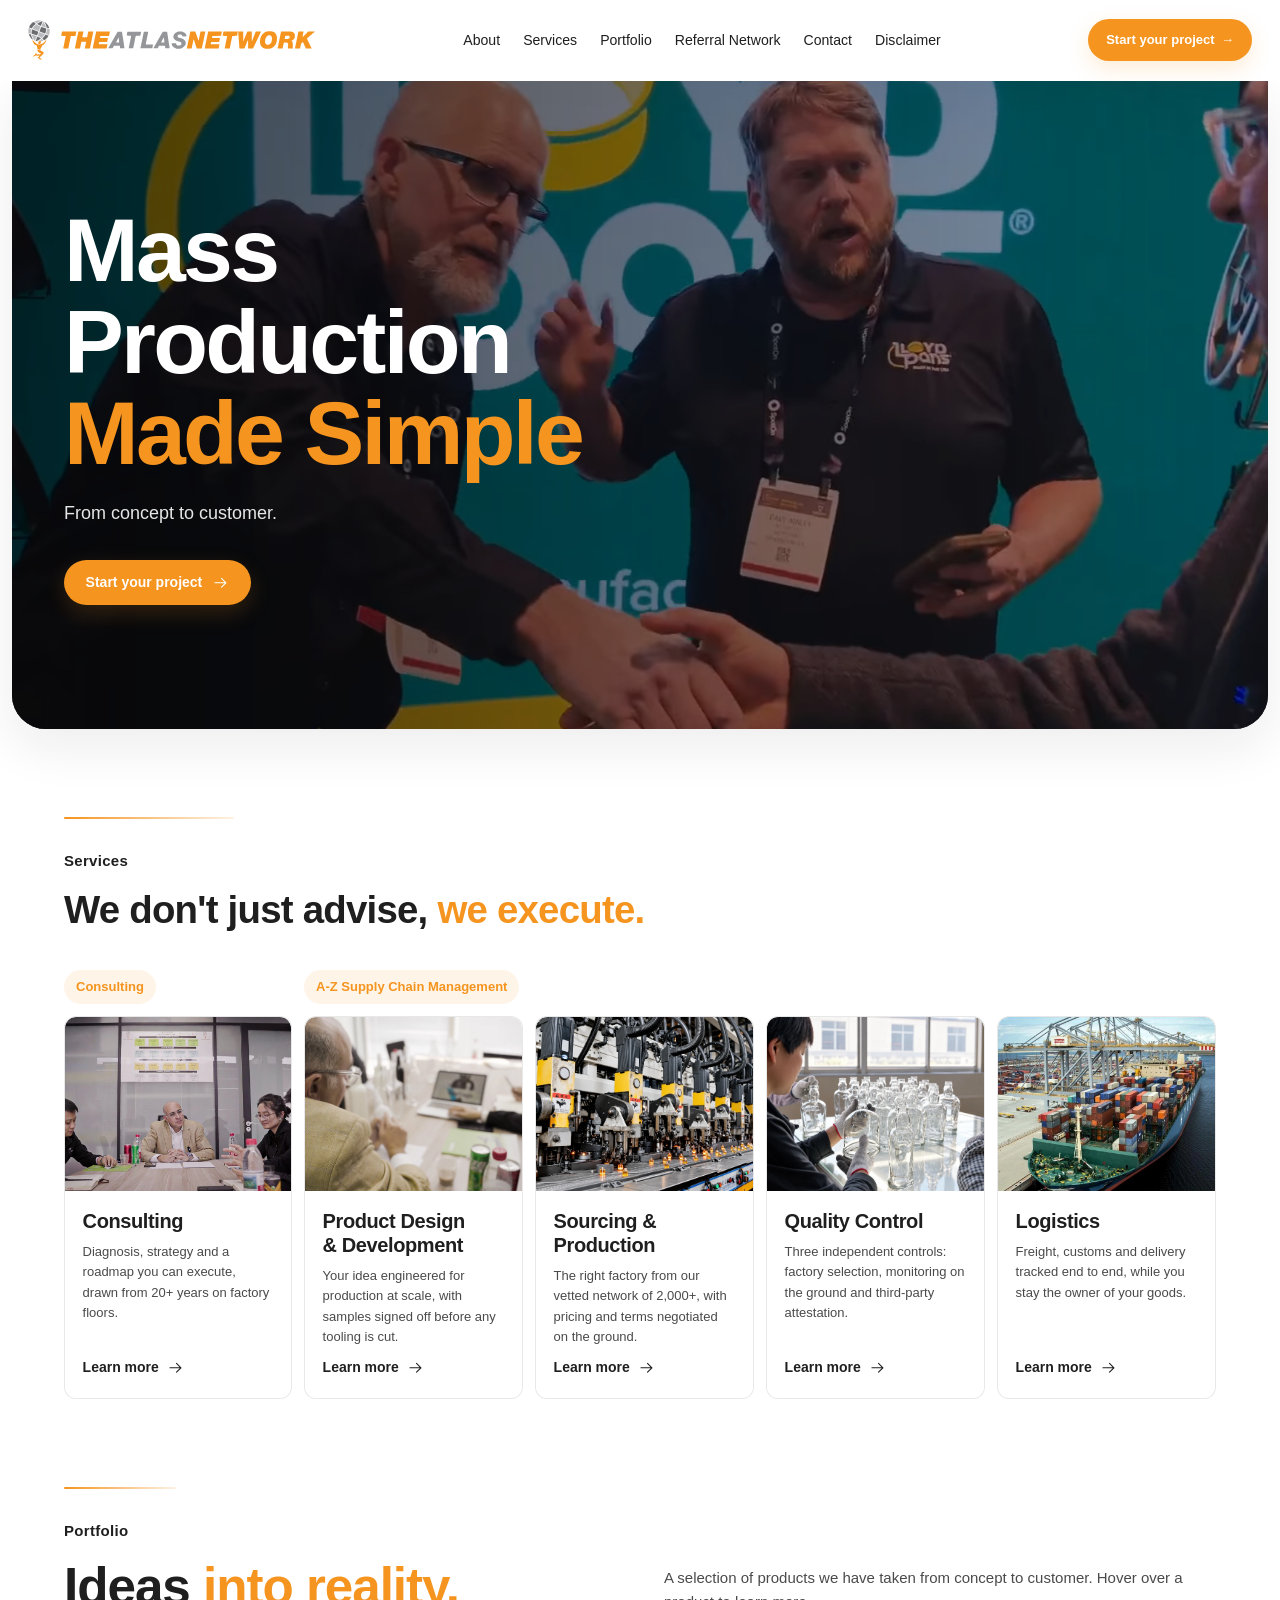
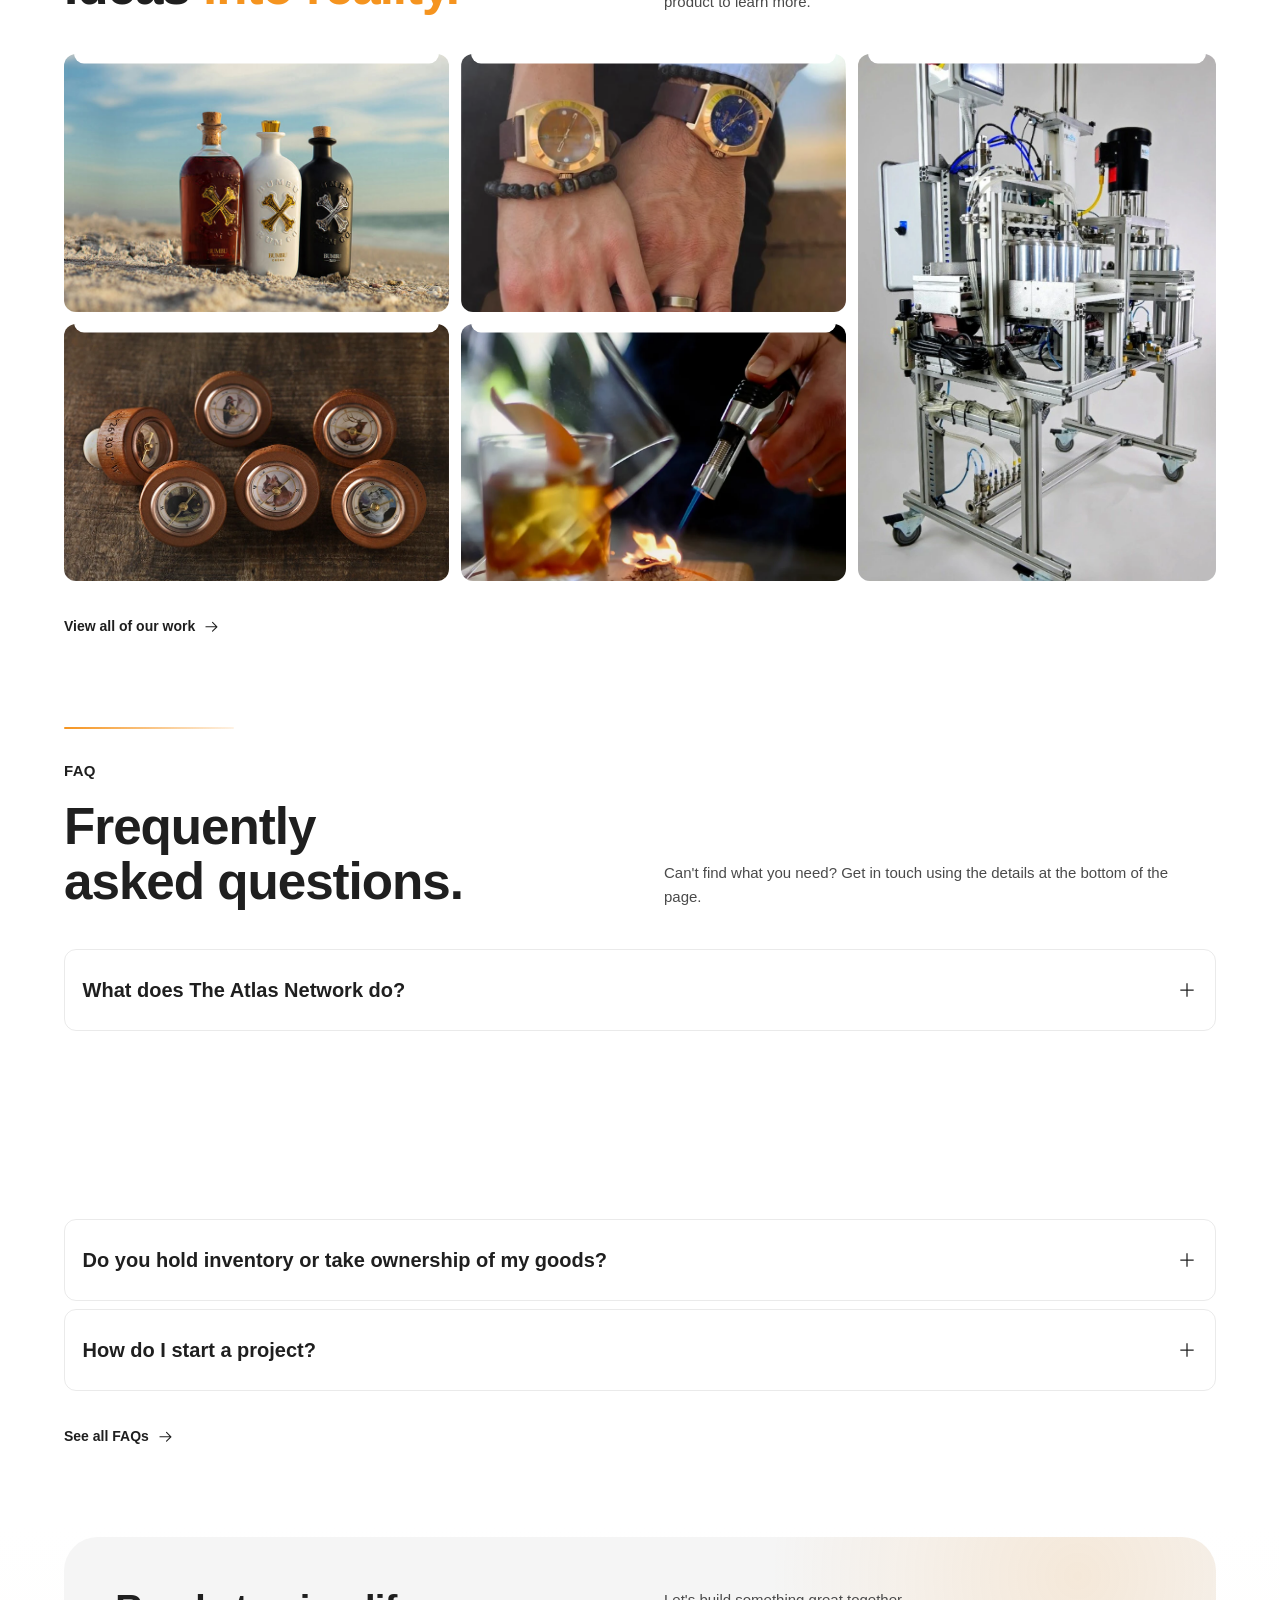
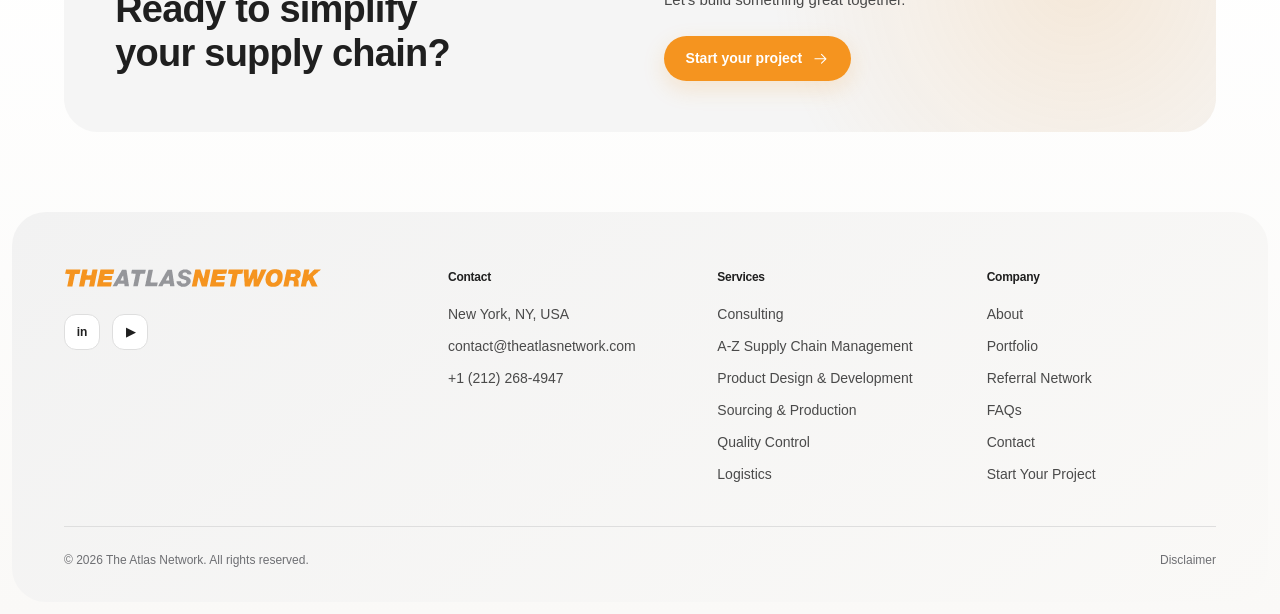
<file: index.html>
<!DOCTYPE html>
<html lang="en">
<head>
<meta charset="utf-8"/>
<meta name="viewport" content="width=device-width, initial-scale=1, viewport-fit=cover"/>
<meta name="theme-color" content="#ffffff"/>
<title>The Atlas Network</title>
<meta name="description" content="The Atlas Network is a full-service supply chain company that manages your product end-to-end - concept and design, manufacturing, quality control, global logistics, customs and delivery. One partner, zero fragmentation."/>
<meta name="robots" content="noindex, follow"/>
<link href="assets/css/site.css?v=b848f6e9" rel="stylesheet"/>
</head>
<body>

<header class="topbar">
  <div class="container">
    <nav aria-label="Global">
      <a class="logo" href="index.html" aria-label="The Atlas Network - home"><img class="logo-mark" src="assets/images/logo-mark.svg?v=b848f6e9" width="329" height="612" alt=""/><img class="logo-type" src="assets/images/logo-wordmark.svg?v=b848f6e9" width="917" height="71" alt=""/></a>
      <div id="menu" class="menu">
        <a href="about.html">About</a>
        <a href="services.html">Services</a>
        <a href="work.html">Portfolio</a>
        <a href="referral-network.html">Referral Network</a>
        <a href="contact.html">Contact</a>
        <a href="disclaimer.html">Disclaimer</a>
        <a class="menu-cta" href="start-your-project.html">Start your project <span aria-hidden="true">→</span></a>
      </div>
      <a class="topbar-cta" href="start-your-project.html">Start your project <span aria-hidden="true">→</span></a>
      <button id="menu-btn" class="menu-btn" type="button" aria-expanded="false" aria-controls="menu">
        <span class="sr-only">Open main menu</span>
        <svg width="24" height="24" viewBox="0 0 24 24" fill="none" stroke="currentColor" stroke-width="1.5" aria-hidden="true"><path d="M3.75 6.75h16.5M3.75 12h16.5m-16.5 5.25h16.5" stroke-linecap="round"/></svg>
      </button>
    </nav>
  </div>
</header>

<main id="top">
  <!-- Banner: a silent 7-second loop (0:02-0:09 of the "Know the details of your product" quick tip). -->
  <section class="banner">
    <video poster="assets/video/banner-poster.jpg?v=b848f6e9" autoplay muted loop playsinline preload="auto" aria-hidden="true">
      <source src="assets/video/banner.webm?v=b848f6e9" type="video/webm"/>
      <source src="assets/video/banner.mp4?v=b848f6e9" type="video/mp4"/>
    </video>
    <div class="container">
      <h1>Mass Production <span>Made Simple</span></h1>
      <p>From concept to customer.</p>
      <div><a class="btn btn--pill" href="start-your-project.html#project-form">Start your project
        <svg class="arrow" viewBox="0 0 24 24" fill="none" stroke="currentColor" stroke-width="1.5" stroke-linecap="round" stroke-linejoin="round" aria-hidden="true"><path d="M4 12h15m-6-6 6 6-6 6"/></svg></a></div>
    </div>
  </section>

  <!-- Our services -->
  <section id="services" class="section">
    <div class="container">
      <div class="section-head section-head--inline">
        <div><span class="eyebrow">Services</span><h2>We don't just advise, <span>we execute.</span></h2></div>
      </div>
      <div class="services services--grouped">
        <div class="service-group">
          <a class="group-label" href="services.html#consulting">Consulting</a>
          <a class="service hover-title" href="services.html#consulting">
            <div class="service-img"><img src="assets/images/services/consulting.webp" alt="" loading="lazy"/></div>
            <div class="service-body">
              <h3>Consulting</h3>
              <p>Diagnosis, strategy and a roadmap you can execute, drawn from 20+ years on factory floors.</p>
              <span class="link-arrow">Learn more <svg class="arrow" viewBox="0 0 24 24" fill="none" stroke="currentColor" stroke-width="1.5" stroke-linecap="round" stroke-linejoin="round" aria-hidden="true"><path d="M4 12h15m-6-6 6 6-6 6"/></svg></span>
            </div>
          </a>
        </div>
        <div class="service-group">
          <a class="group-label" href="services.html#supply-chain">A&#8209;Z Supply Chain Management</a>
          <div class="services-inner">
          <a class="service hover-title" href="services.html#product-design">
            <div class="service-img"><img src="assets/images/services/product-design.webp" alt="" loading="lazy"/></div>
            <div class="service-body">
              <h3>Product Design &amp; Development</h3>
              <p>Your idea engineered for production at scale, with samples signed off before any tooling is cut.</p>
              <span class="link-arrow">Learn more <svg class="arrow" viewBox="0 0 24 24" fill="none" stroke="currentColor" stroke-width="1.5" stroke-linecap="round" stroke-linejoin="round" aria-hidden="true"><path d="M4 12h15m-6-6 6 6-6 6"/></svg></span>
            </div>
          </a>
          <a class="service hover-title" href="services.html#sourcing-production">
            <div class="service-img"><img src="assets/images/services/sourcing-production.webp" alt="" loading="lazy"/></div>
            <div class="service-body">
              <h3>Sourcing &amp; Production</h3>
              <p>The right factory from our vetted network of 2,000+, with pricing and terms negotiated on the ground.</p>
              <span class="link-arrow">Learn more <svg class="arrow" viewBox="0 0 24 24" fill="none" stroke="currentColor" stroke-width="1.5" stroke-linecap="round" stroke-linejoin="round" aria-hidden="true"><path d="M4 12h15m-6-6 6 6-6 6"/></svg></span>
            </div>
          </a>
          <a class="service hover-title" href="services.html#quality-control">
            <div class="service-img"><img src="assets/images/services/quality-control.webp" alt="" loading="lazy"/></div>
            <div class="service-body">
              <h3>Quality Control</h3>
              <p>Three independent controls: factory selection, monitoring on the ground and third-party attestation.</p>
              <span class="link-arrow">Learn more <svg class="arrow" viewBox="0 0 24 24" fill="none" stroke="currentColor" stroke-width="1.5" stroke-linecap="round" stroke-linejoin="round" aria-hidden="true"><path d="M4 12h15m-6-6 6 6-6 6"/></svg></span>
            </div>
          </a>
          <a class="service hover-title" href="services.html#logistics">
            <div class="service-img"><img src="assets/images/services/logistics.webp" alt="" loading="lazy"/></div>
            <div class="service-body">
              <h3>Logistics</h3>
              <p>Freight, customs and delivery tracked end to end, while you stay the owner of your goods.</p>
              <span class="link-arrow">Learn more <svg class="arrow" viewBox="0 0 24 24" fill="none" stroke="currentColor" stroke-width="1.5" stroke-linecap="round" stroke-linejoin="round" aria-hidden="true"><path d="M4 12h15m-6-6 6 6-6 6"/></svg></span>
            </div>
          </a>
          </div>
        </div>
      </div>
    </div>
  </section>

  <!-- Our work. Product photos live in assets/images/work/. Each tile's drop-down box holds its
       category, name, description and link. -->
  <section id="work" class="section">
    <div class="container">
      <div class="section-head">
        <div><span class="eyebrow">Portfolio</span><h2>Ideas <span>into reality.</span></h2></div>
        <p>A selection of products we have taken from concept to customer. Hover over a product to learn more.</p>
      </div>
      <div class="collage">
        <div class="tile"><img src="assets/images/work/bumbu-rum.png" width="800" height="535" alt="Bumbu rum bottles - The Original, Crème and XO - on a beach" loading="lazy"/><div class="drop"><span class="cat">Spirits &amp; Packaging</span><h3>Bumbu Rum Co.</h3><p>Bottles for The Original, Crème and XO.</p></div></div>
        <div class="tile"><img src="assets/images/work/stone-dial-watches.webp" width="800" height="800" alt="Two gold-tone watches with tiger eye and lapis stone dials and brown leather straps, worn by a couple" loading="lazy"/><div class="drop"><span class="cat">Watches</span><h3>Stone-dial watches</h3><p>Gold-tone cases with natural stone dials and leather straps.</p></div></div>
        <div class="tile"><img src="assets/images/work/can-filling-machine.webp" width="844" height="1471" alt="Aluminium-frame can filling and seaming machine with a touchscreen control panel" loading="lazy"/><div class="drop"><span class="cat">Production Equipment</span><h3>Can filling machine</h3><p>Compact, mobile line for filling and seaming cans.</p></div></div>
        <div class="tile"><img src="assets/images/work/compass-stoppers.webp" width="800" height="535" alt="Wooden bottle stoppers with working wildlife compasses" loading="lazy"/><div class="drop"><span class="cat">Accessories</span><h3>Compass bottle stoppers</h3><p>Wooden stoppers set with working wildlife compasses.</p></div></div>
        <div class="tile"><img src="assets/images/work/cocktail-smoker.webp" width="1186" height="1183" alt="Torch lighting wood chips under a glass cloche beside an old fashioned cocktail" loading="lazy"/><div class="drop"><span class="cat">Barware</span><h3>Cocktail smoker</h3><p>Glass cloche, wooden base and torch for smoking cocktails at the bar or at home.</p></div></div>
      </div>
      <div class="section-foot"><a class="link-arrow" href="work.html">View all of our work <svg class="arrow" viewBox="0 0 24 24" fill="none" stroke="currentColor" stroke-width="1.5" stroke-linecap="round" stroke-linejoin="round" aria-hidden="true"><path d="M4 12h15m-6-6 6 6-6 6"/></svg></a></div>
    </div>
  </section>

  <!-- FAQ -->
  <section id="faq" class="section">
    <div class="container">
      <div class="section-head">
        <div><span class="eyebrow">FAQ</span><h2>Frequently asked questions.</h2></div>
        <p>Can't find what you need? Get in touch using the details at the bottom of the page.</p>
      </div>
      <div class="faq">
        <details>
          <summary>What does The Atlas Network do?<svg viewBox="0 0 24 24" fill="none" stroke="currentColor" stroke-width="1.5" aria-hidden="true"><path d="M12 4v16M4 12h16"/></svg></summary>
          <p>We are a full-service supply chain company. We manage your product end to end, from design engineering and factory selection to production, quality control, logistics, customs and delivery.</p>
        </details>
        <details>
          <summary>How is this different from sourcing on Alibaba or other online marketplaces?<svg viewBox="0 0 24 24" fill="none" stroke="currentColor" stroke-width="1.5" aria-hidden="true"><path d="M12 4v16M4 12h16"/></svg></summary>
          <p>Buying online puts the risk on you. Suppliers can be hard to verify, quality can drift between the sample and the shipment, and problems often appear only when goods arrive. We act as your team on the ground: we use certified factories, negotiate in person through our local team, and inspect the work with our own inspectors and independent third-party auditors.</p>
        </details>
        <details>
          <summary>How many factories do you work with?<svg viewBox="0 0 24 24" fill="none" stroke="currentColor" stroke-width="1.5" aria-hidden="true"><path d="M12 4v16M4 12h16"/></svg></summary>
          <p>Our vetted network includes more than 2,000 factories across a wide range of materials, including glass, ceramics, metal, wood, textiles, plastics and electronics. That lets us match each product with a manufacturer that already does that kind of work well.</p>
        </details>
        <details>
          <summary>Do you hold inventory or take ownership of my goods?<svg viewBox="0 0 24 24" fill="none" stroke="currentColor" stroke-width="1.5" aria-hidden="true"><path d="M12 4v16M4 12h16"/></svg></summary>
          <p>No. The Atlas Network never holds inventory. You remain the consignee and owner of your goods at every stage, while we coordinate the factories, inspections, freight, customs and delivery.</p>
        </details>
        <details>
          <summary>How do I start a project?<svg viewBox="0 0 24 24" fill="none" stroke="currentColor" stroke-width="1.5" aria-hidden="true"><path d="M12 4v16M4 12h16"/></svg></summary>
          <p>Fill in the <a href="start-your-project.html#project-form">project form</a>, email contact@theatlasnetwork.com or call +1 (212) 268-4947. A member of our team will review your requirements and come back with questions, a route to production and a quote.</p>
        </details>
      </div>
      <div class="section-foot"><a class="link-arrow" href="faq.html">See all FAQs <svg class="arrow" viewBox="0 0 24 24" fill="none" stroke="currentColor" stroke-width="1.5" stroke-linecap="round" stroke-linejoin="round" aria-hidden="true"><path d="M4 12h15m-6-6 6 6-6 6"/></svg></a></div>
    </div>
  </section>

  <!-- Closing call to action -->
  <div class="container cta">
    <div class="split">
      <h2>Ready to simplify your supply chain?</h2>
      <div>
        <p>Let's build something great together.</p>
        <a class="btn btn--pill" href="start-your-project.html#project-form">Start your project
          <svg class="arrow" viewBox="0 0 24 24" fill="none" stroke="currentColor" stroke-width="1.5" stroke-linecap="round" stroke-linejoin="round" aria-hidden="true"><path d="M4 12h15m-6-6 6 6-6 6"/></svg></a>
      </div>
    </div>
  </div>
</main>

<footer id="contact">
  <div class="container">
    <div class="footer-cols">
      <div>
        <a class="logo" href="index.html" aria-label="The Atlas Network - home"><img class="logo-type" src="assets/images/logo-wordmark.svg?v=b848f6e9" width="917" height="71" alt=""/></a>
        <div class="social">
          <a href="https://www.linkedin.com/in/theatlasnetwork/" aria-label="LinkedIn">in</a>
          <a href="https://www.youtube.com/@theatlasnetworkllc596" aria-label="YouTube">▶</a>
        </div>
      </div>
      <div>
        <h3>Contact</h3>
        <ul>
          <li>New York, NY, USA</li>
          <li><a href="mailto:contact@theatlasnetwork.com">contact@theatlasnetwork.com</a></li>
          <li><a href="tel:+12122684947">+1 (212) 268-4947</a></li>
        </ul>
      </div>
      <div>
        <h3>Services</h3>
        <ul>
          <li><a href="services.html#consulting">Consulting</a></li>
          <li><a href="services.html#supply-chain">A&#8209;Z Supply Chain Management</a></li>
          <li><a href="services.html#product-design">Product Design &amp; Development</a></li>
          <li><a href="services.html#sourcing-production">Sourcing &amp; Production</a></li>
          <li><a href="services.html#quality-control">Quality Control</a></li>
          <li><a href="services.html#logistics">Logistics</a></li>
        </ul>
      </div>
      <div>
        <h3>Company</h3>
        <ul><li><a href="about.html">About</a></li><li><a href="work.html">Portfolio</a></li><li><a href="referral-network.html">Referral Network</a></li><li><a href="faq.html">FAQs</a></li><li><a href="contact.html">Contact</a></li><li><a href="start-your-project.html">Start Your Project</a></li></ul>
      </div>
    </div>
    <div class="legal">
      <p>© 2026 The Atlas Network. All rights reserved.</p>
      <div><a href="disclaimer.html">Disclaimer</a></div>
    </div>
  </div>
</footer>

<script src="assets/js/site.js?v=b848f6e9"></script>
</body>
</html>
</file>
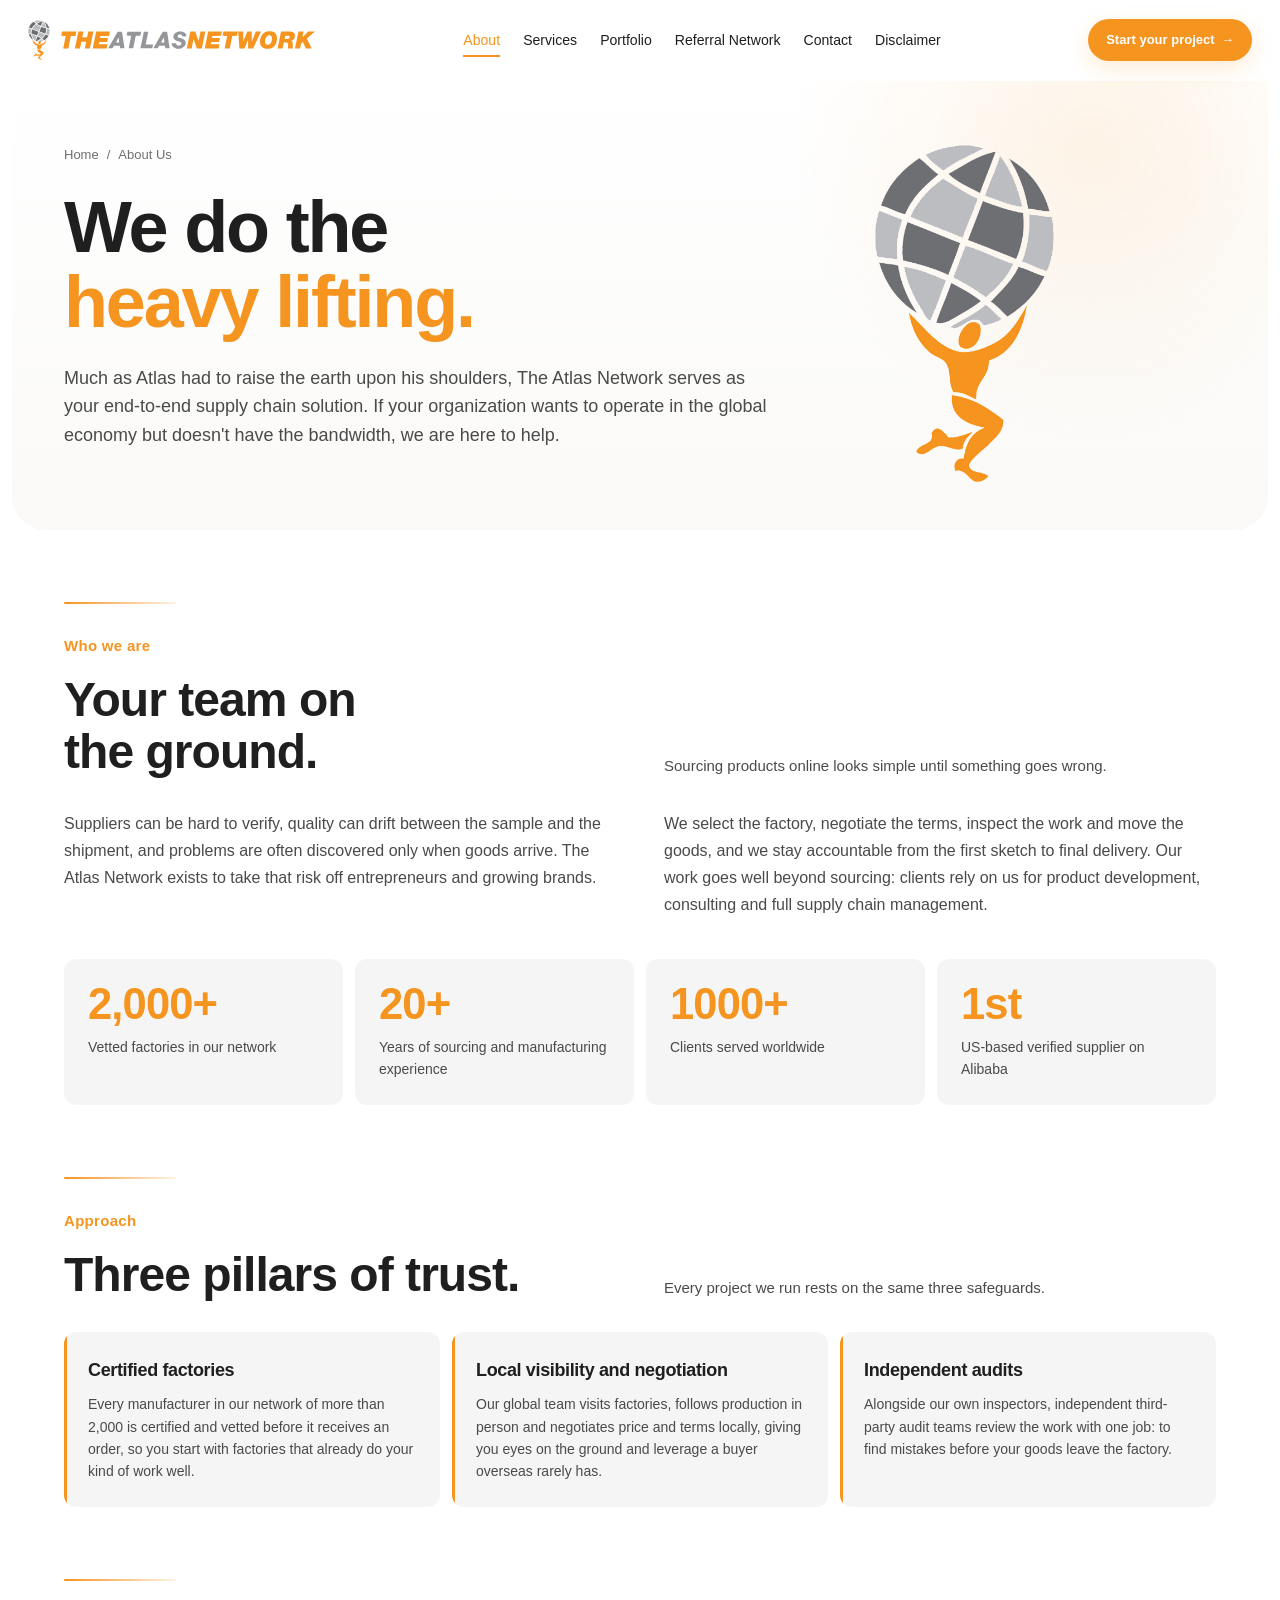
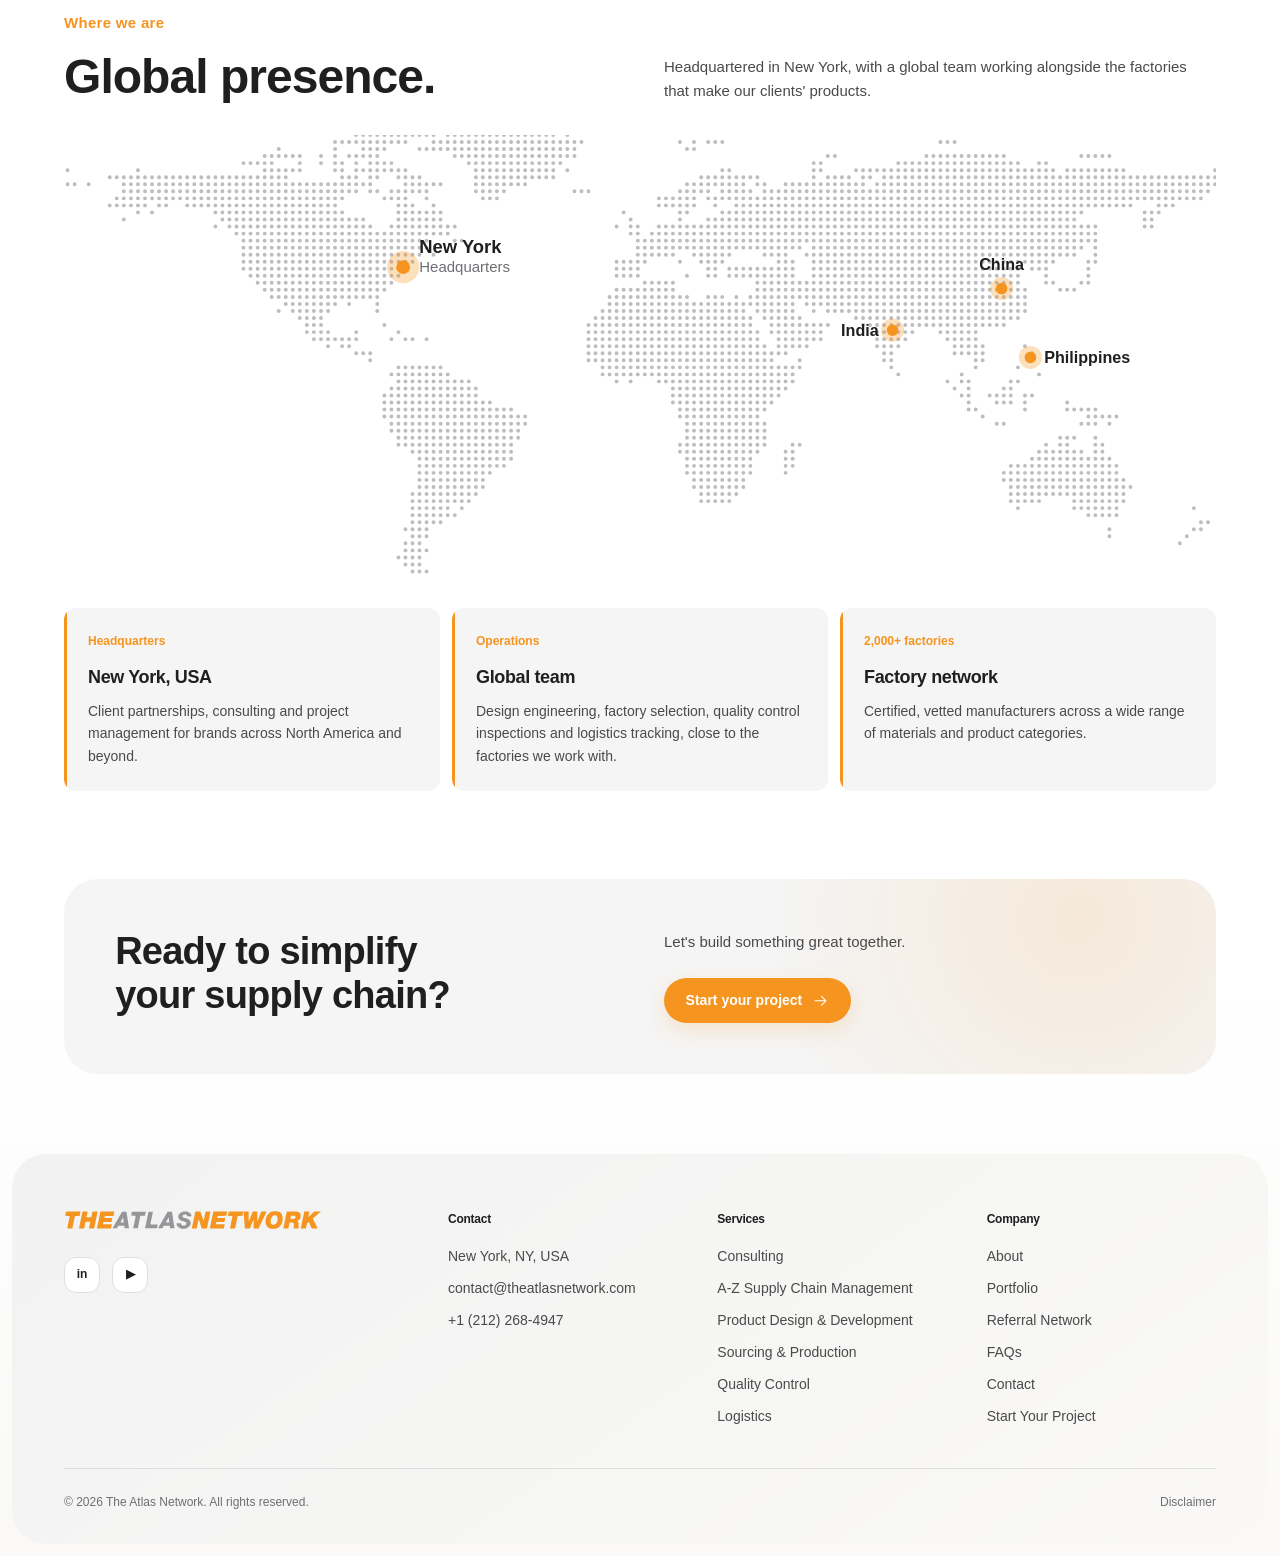
<file: about.html>
<!DOCTYPE html>
<html lang="en">
<head>
<meta charset="utf-8"/>
<meta name="viewport" content="width=device-width, initial-scale=1, viewport-fit=cover"/>
<meta name="theme-color" content="#ffffff"/>
<title>About Us | The Atlas Network</title>
<meta name="description" content="The Atlas Network is a full-service supply chain company that manages your product end-to-end - concept and design, manufacturing, quality control, global logistics, customs and delivery."/>
<meta name="robots" content="noindex, follow"/>
<link href="assets/css/site.css?v=b848f6e9" rel="stylesheet"/>
</head>
<body>

<header class="topbar">
  <div class="container">
    <nav aria-label="Global">
      <a class="logo" href="index.html" aria-label="The Atlas Network - home"><img class="logo-mark" src="assets/images/logo-mark.svg?v=b848f6e9" width="329" height="612" alt=""/><img class="logo-type" src="assets/images/logo-wordmark.svg?v=b848f6e9" width="917" height="71" alt=""/></a>
      <div id="menu" class="menu">
        <a href="about.html" aria-current="page">About</a>
        <a href="services.html">Services</a>
        <a href="work.html">Portfolio</a>
        <a href="referral-network.html">Referral Network</a>
        <a href="contact.html">Contact</a>
        <a href="disclaimer.html">Disclaimer</a>
        <a class="menu-cta" href="start-your-project.html">Start your project <span aria-hidden="true">→</span></a>
      </div>
      <a class="topbar-cta" href="start-your-project.html">Start your project <span aria-hidden="true">→</span></a>
      <button id="menu-btn" class="menu-btn" type="button" aria-expanded="false" aria-controls="menu">
        <span class="sr-only">Open main menu</span>
        <svg width="24" height="24" viewBox="0 0 24 24" fill="none" stroke="currentColor" stroke-width="1.5" aria-hidden="true"><path d="M3.75 6.75h16.5M3.75 12h16.5m-16.5 5.25h16.5" stroke-linecap="round"/></svg>
      </button>
    </nav>
  </div>
</header>

<main id="top">
  <section class="page-head page-head--logo">
    <div class="container">
      <nav class="crumbs" aria-label="Breadcrumb"><a href="index.html">Home</a><span aria-hidden="true">/</span><span>About Us</span></nav>
      <h1>We do the <span>heavy lifting.</span></h1>
      <p class="lead">Much as Atlas had to raise the earth upon his shoulders, The Atlas Network serves as your end-to-end supply chain solution. If your organization wants to operate in the global economy but doesn't have the bandwidth, we are here to help.</p>
      <img class="head-logo" src="assets/images/atlas-globe-mark.png" width="321" height="604" alt="The Atlas Network logo: Atlas holding up the globe"/>
    </div>
  </section>

  <section class="detail">
    <div class="container">
      <div class="detail-head detail-head--split"><div><span class="eyebrow">Who we are</span><h2>Your team on the ground.</h2></div><p>Sourcing products online looks simple until something goes wrong.</p></div>
      <div class="prose-cols">
        <p>Suppliers can be hard to verify, quality can drift between the sample and the shipment, and problems are often discovered only when goods arrive. The Atlas Network exists to take that risk off entrepreneurs and growing brands.</p>
        <p>We select the factory, negotiate the terms, inspect the work and move the goods, and we stay accountable from the first sketch to final delivery. Our work goes well beyond sourcing: clients rely on us for product development, consulting and full supply chain management.</p>
      </div>
      <ul class="facts">
        <li><strong>2,000+</strong><span>Vetted factories in our network</span></li>
        <li><strong>20+</strong><span>Years of sourcing and manufacturing experience</span></li>
        <li><strong>1000+</strong><span>Clients served worldwide</span></li>
        <li><strong>1st</strong><span>US-based verified supplier on Alibaba</span></li>
      </ul>
    </div>
  </section>

  <section class="detail">
    <div class="container">
      <div class="detail-head detail-head--split"><div><span class="eyebrow">Approach</span><h2>Three pillars of trust.</h2></div><p>Every project we run rests on the same three safeguards.</p></div>
      <div class="next-cards">
        <div class="next-card hover-title"><h3>Certified factories</h3><p>Every manufacturer in our network of more than 2,000 is certified and vetted before it receives an order, so you start with factories that already do your kind of work well.</p></div>
        <div class="next-card hover-title"><h3>Local visibility and negotiation</h3><p>Our global team visits factories, follows production in person and negotiates price and terms locally, giving you eyes on the ground and leverage a buyer overseas rarely has.</p></div>
        <div class="next-card hover-title"><h3>Independent audits</h3><p>Alongside our own inspectors, independent third-party audit teams review the work with one job: to find mistakes before your goods leave the factory.</p></div>
      </div>
    </div>
  </section>


  <section class="detail">
    <div class="container">
      <div class="detail-head detail-head--split"><div><span class="eyebrow">Where we are</span><h2>Global presence.</h2></div><p>Headquartered in New York, with a global team working alongside the factories that make our clients' products.</p></div>
<svg class="world-map" viewBox="0 0 1000 383" role="img" aria-labelledby="map-title">
  <title id="map-title">World map showing The Atlas Network's headquarters in New York and its presence in China, India and the Philippines</title>
  <path class="map-dots" d="M253.6 0.0h0M259.7 0.0h0M265.8 0.0h0M271.9 0.0h0M278.1 0.0h0M284.2 0.0h0M290.3 0.0h0M296.4 0.0h0M302.5 0.0h0M308.6 0.0h0M314.7 0.0h0M320.8 0.0h0M333.1 0.0h0M339.2 0.0h0M345.3 0.0h0M351.4 0.0h0M357.5 0.0h0M363.6 0.0h0M369.7 0.0h0M375.8 0.0h0M381.9 0.0h0M388.1 0.0h0M394.2 0.0h0M400.3 0.0h0M406.4 0.0h0M412.5 0.0h0M418.6 0.0h0M424.7 0.0h0M436.9 0.0h0M235.3 6.1h0M241.4 6.1h0M247.5 6.1h0M253.6 6.1h0M259.7 6.1h0M265.8 6.1h0M271.9 6.1h0M278.1 6.1h0M284.2 6.1h0M290.3 6.1h0M296.4 6.1h0M320.8 6.1h0M326.9 6.1h0M333.1 6.1h0M339.2 6.1h0M345.3 6.1h0M351.4 6.1h0M357.5 6.1h0M363.6 6.1h0M369.7 6.1h0M375.8 6.1h0M381.9 6.1h0M388.1 6.1h0M394.2 6.1h0M400.3 6.1h0M406.4 6.1h0M412.5 6.1h0M418.6 6.1h0M424.7 6.1h0M430.8 6.1h0M436.9 6.1h0M443.1 6.1h0M449.2 6.1h0M534.7 6.1h0M546.9 6.1h0M559.2 6.1h0M565.3 6.1h0M571.4 6.1h0M760.8 6.1h0M766.9 6.1h0M773.1 6.1h0M186.4 12.2h0M235.3 12.2h0M259.7 12.2h0M265.8 12.2h0M271.9 12.2h0M278.1 12.2h0M308.6 12.2h0M314.7 12.2h0M320.8 12.2h0M326.9 12.2h0M333.1 12.2h0M339.2 12.2h0M345.3 12.2h0M351.4 12.2h0M357.5 12.2h0M363.6 12.2h0M369.7 12.2h0M375.8 12.2h0M381.9 12.2h0M388.1 12.2h0M394.2 12.2h0M400.3 12.2h0M406.4 12.2h0M412.5 12.2h0M418.6 12.2h0M424.7 12.2h0M430.8 12.2h0M436.9 12.2h0M443.1 12.2h0M540.8 12.2h0M546.9 12.2h0M174.2 18.3h0M180.3 18.3h0M186.4 18.3h0M192.5 18.3h0M198.6 18.3h0M204.7 18.3h0M223.1 18.3h0M235.3 18.3h0M247.5 18.3h0M253.6 18.3h0M259.7 18.3h0M265.8 18.3h0M271.9 18.3h0M339.2 18.3h0M345.3 18.3h0M351.4 18.3h0M357.5 18.3h0M363.6 18.3h0M369.7 18.3h0M375.8 18.3h0M381.9 18.3h0M388.1 18.3h0M394.2 18.3h0M400.3 18.3h0M406.4 18.3h0M412.5 18.3h0M418.6 18.3h0M424.7 18.3h0M430.8 18.3h0M436.9 18.3h0M443.1 18.3h0M663.1 18.3h0M669.2 18.3h0M748.6 18.3h0M754.7 18.3h0M760.8 18.3h0M766.9 18.3h0M773.1 18.3h0M779.2 18.3h0M785.3 18.3h0M791.4 18.3h0M797.5 18.3h0M803.6 18.3h0M809.7 18.3h0M815.8 18.3h0M883.1 18.3h0M889.2 18.3h0M895.3 18.3h0M901.4 18.3h0M907.5 18.3h0M155.8 24.4h0M161.9 24.4h0M168.1 24.4h0M174.2 24.4h0M180.3 24.4h0M204.7 24.4h0M223.1 24.4h0M235.3 24.4h0M241.4 24.4h0M253.6 24.4h0M265.8 24.4h0M271.9 24.4h0M278.1 24.4h0M284.2 24.4h0M351.4 24.4h0M357.5 24.4h0M363.6 24.4h0M369.7 24.4h0M375.8 24.4h0M381.9 24.4h0M388.1 24.4h0M394.2 24.4h0M400.3 24.4h0M406.4 24.4h0M412.5 24.4h0M418.6 24.4h0M424.7 24.4h0M430.8 24.4h0M650.8 24.4h0M656.9 24.4h0M724.2 24.4h0M730.3 24.4h0M736.4 24.4h0M742.5 24.4h0M748.6 24.4h0M754.7 24.4h0M760.8 24.4h0M766.9 24.4h0M773.1 24.4h0M779.2 24.4h0M785.3 24.4h0M791.4 24.4h0M797.5 24.4h0M803.6 24.4h0M809.7 24.4h0M815.8 24.4h0M821.9 24.4h0M828.1 24.4h0M846.4 24.4h0M852.5 24.4h0M3.1 30.6h0M64.2 30.6h0M174.2 30.6h0M180.3 30.6h0M186.4 30.6h0M192.5 30.6h0M198.6 30.6h0M204.7 30.6h0M235.3 30.6h0M241.4 30.6h0M253.6 30.6h0M259.7 30.6h0M265.8 30.6h0M271.9 30.6h0M278.1 30.6h0M284.2 30.6h0M290.3 30.6h0M296.4 30.6h0M357.5 30.6h0M363.6 30.6h0M369.7 30.6h0M375.8 30.6h0M381.9 30.6h0M388.1 30.6h0M394.2 30.6h0M400.3 30.6h0M406.4 30.6h0M412.5 30.6h0M418.6 30.6h0M424.7 30.6h0M436.9 30.6h0M571.4 30.6h0M577.5 30.6h0M650.8 30.6h0M656.9 30.6h0M687.5 30.6h0M693.6 30.6h0M699.7 30.6h0M705.8 30.6h0M711.9 30.6h0M718.1 30.6h0M724.2 30.6h0M730.3 30.6h0M736.4 30.6h0M742.5 30.6h0M748.6 30.6h0M754.7 30.6h0M760.8 30.6h0M766.9 30.6h0M773.1 30.6h0M779.2 30.6h0M785.3 30.6h0M791.4 30.6h0M797.5 30.6h0M803.6 30.6h0M809.7 30.6h0M815.8 30.6h0M821.9 30.6h0M828.1 30.6h0M834.2 30.6h0M840.3 30.6h0M846.4 30.6h0M852.5 30.6h0M858.6 30.6h0M870.8 30.6h0M876.9 30.6h0M883.1 30.6h0M889.2 30.6h0M895.3 30.6h0M901.4 30.6h0M907.5 30.6h0M913.6 30.6h0M919.7 30.6h0M999.2 30.6h0M39.7 36.7h0M45.8 36.7h0M51.9 36.7h0M58.1 36.7h0M64.2 36.7h0M70.3 36.7h0M76.4 36.7h0M82.5 36.7h0M88.6 36.7h0M94.7 36.7h0M100.8 36.7h0M106.9 36.7h0M113.1 36.7h0M119.2 36.7h0M125.3 36.7h0M131.4 36.7h0M137.5 36.7h0M143.6 36.7h0M149.7 36.7h0M155.8 36.7h0M161.9 36.7h0M168.1 36.7h0M174.2 36.7h0M180.3 36.7h0M186.4 36.7h0M192.5 36.7h0M241.4 36.7h0M247.5 36.7h0M253.6 36.7h0M265.8 36.7h0M271.9 36.7h0M290.3 36.7h0M296.4 36.7h0M302.5 36.7h0M308.6 36.7h0M357.5 36.7h0M363.6 36.7h0M369.7 36.7h0M375.8 36.7h0M381.9 36.7h0M388.1 36.7h0M394.2 36.7h0M400.3 36.7h0M406.4 36.7h0M412.5 36.7h0M418.6 36.7h0M424.7 36.7h0M553.1 36.7h0M559.2 36.7h0M565.3 36.7h0M571.4 36.7h0M577.5 36.7h0M583.6 36.7h0M589.7 36.7h0M595.8 36.7h0M601.9 36.7h0M650.8 36.7h0M663.1 36.7h0M669.2 36.7h0M675.3 36.7h0M681.4 36.7h0M693.6 36.7h0M699.7 36.7h0M711.9 36.7h0M718.1 36.7h0M724.2 36.7h0M730.3 36.7h0M736.4 36.7h0M742.5 36.7h0M748.6 36.7h0M754.7 36.7h0M760.8 36.7h0M766.9 36.7h0M773.1 36.7h0M779.2 36.7h0M785.3 36.7h0M791.4 36.7h0M797.5 36.7h0M803.6 36.7h0M809.7 36.7h0M815.8 36.7h0M821.9 36.7h0M828.1 36.7h0M834.2 36.7h0M840.3 36.7h0M846.4 36.7h0M852.5 36.7h0M858.6 36.7h0M864.7 36.7h0M870.8 36.7h0M876.9 36.7h0M883.1 36.7h0M889.2 36.7h0M895.3 36.7h0M901.4 36.7h0M907.5 36.7h0M913.6 36.7h0M919.7 36.7h0M925.8 36.7h0M931.9 36.7h0M938.1 36.7h0M944.2 36.7h0M950.3 36.7h0M956.4 36.7h0M962.5 36.7h0M968.6 36.7h0M974.7 36.7h0M980.8 36.7h0M986.9 36.7h0M993.1 36.7h0M999.2 36.7h0M3.1 42.8h0M9.2 42.8h0M21.4 42.8h0M51.9 42.8h0M58.1 42.8h0M64.2 42.8h0M70.3 42.8h0M76.4 42.8h0M82.5 42.8h0M88.6 42.8h0M94.7 42.8h0M100.8 42.8h0M106.9 42.8h0M113.1 42.8h0M119.2 42.8h0M125.3 42.8h0M131.4 42.8h0M137.5 42.8h0M143.6 42.8h0M149.7 42.8h0M155.8 42.8h0M161.9 42.8h0M168.1 42.8h0M174.2 42.8h0M180.3 42.8h0M186.4 42.8h0M192.5 42.8h0M198.6 42.8h0M204.7 42.8h0M210.8 42.8h0M216.9 42.8h0M223.1 42.8h0M229.2 42.8h0M235.3 42.8h0M241.4 42.8h0M247.5 42.8h0M253.6 42.8h0M259.7 42.8h0M265.8 42.8h0M296.4 42.8h0M302.5 42.8h0M308.6 42.8h0M314.7 42.8h0M320.8 42.8h0M326.9 42.8h0M357.5 42.8h0M363.6 42.8h0M369.7 42.8h0M375.8 42.8h0M381.9 42.8h0M388.1 42.8h0M394.2 42.8h0M400.3 42.8h0M540.8 42.8h0M546.9 42.8h0M553.1 42.8h0M559.2 42.8h0M565.3 42.8h0M571.4 42.8h0M577.5 42.8h0M583.6 42.8h0M589.7 42.8h0M601.9 42.8h0M608.1 42.8h0M626.4 42.8h0M632.5 42.8h0M638.6 42.8h0M644.7 42.8h0M650.8 42.8h0M656.9 42.8h0M663.1 42.8h0M669.2 42.8h0M675.3 42.8h0M681.4 42.8h0M687.5 42.8h0M693.6 42.8h0M705.8 42.8h0M711.9 42.8h0M718.1 42.8h0M724.2 42.8h0M730.3 42.8h0M736.4 42.8h0M742.5 42.8h0M748.6 42.8h0M754.7 42.8h0M760.8 42.8h0M766.9 42.8h0M773.1 42.8h0M779.2 42.8h0M785.3 42.8h0M791.4 42.8h0M797.5 42.8h0M803.6 42.8h0M809.7 42.8h0M815.8 42.8h0M821.9 42.8h0M828.1 42.8h0M834.2 42.8h0M840.3 42.8h0M846.4 42.8h0M852.5 42.8h0M858.6 42.8h0M864.7 42.8h0M870.8 42.8h0M876.9 42.8h0M883.1 42.8h0M889.2 42.8h0M895.3 42.8h0M901.4 42.8h0M907.5 42.8h0M913.6 42.8h0M919.7 42.8h0M925.8 42.8h0M931.9 42.8h0M938.1 42.8h0M944.2 42.8h0M950.3 42.8h0M956.4 42.8h0M962.5 42.8h0M968.6 42.8h0M974.7 42.8h0M980.8 42.8h0M986.9 42.8h0M993.1 42.8h0M999.2 42.8h0M51.9 48.9h0M58.1 48.9h0M64.2 48.9h0M70.3 48.9h0M76.4 48.9h0M82.5 48.9h0M88.6 48.9h0M94.7 48.9h0M100.8 48.9h0M106.9 48.9h0M113.1 48.9h0M119.2 48.9h0M125.3 48.9h0M131.4 48.9h0M137.5 48.9h0M143.6 48.9h0M149.7 48.9h0M155.8 48.9h0M161.9 48.9h0M168.1 48.9h0M174.2 48.9h0M180.3 48.9h0M186.4 48.9h0M192.5 48.9h0M198.6 48.9h0M204.7 48.9h0M210.8 48.9h0M216.9 48.9h0M223.1 48.9h0M229.2 48.9h0M235.3 48.9h0M241.4 48.9h0M247.5 48.9h0M253.6 48.9h0M265.8 48.9h0M271.9 48.9h0M284.2 48.9h0M290.3 48.9h0M296.4 48.9h0M302.5 48.9h0M308.6 48.9h0M314.7 48.9h0M357.5 48.9h0M363.6 48.9h0M369.7 48.9h0M375.8 48.9h0M381.9 48.9h0M443.1 48.9h0M449.2 48.9h0M455.3 48.9h0M534.7 48.9h0M540.8 48.9h0M546.9 48.9h0M553.1 48.9h0M559.2 48.9h0M571.4 48.9h0M577.5 48.9h0M583.6 48.9h0M589.7 48.9h0M595.8 48.9h0M608.1 48.9h0M614.2 48.9h0M620.3 48.9h0M626.4 48.9h0M632.5 48.9h0M638.6 48.9h0M644.7 48.9h0M650.8 48.9h0M656.9 48.9h0M663.1 48.9h0M669.2 48.9h0M675.3 48.9h0M681.4 48.9h0M687.5 48.9h0M693.6 48.9h0M699.7 48.9h0M705.8 48.9h0M711.9 48.9h0M718.1 48.9h0M724.2 48.9h0M730.3 48.9h0M736.4 48.9h0M742.5 48.9h0M748.6 48.9h0M754.7 48.9h0M760.8 48.9h0M766.9 48.9h0M773.1 48.9h0M779.2 48.9h0M785.3 48.9h0M791.4 48.9h0M797.5 48.9h0M803.6 48.9h0M809.7 48.9h0M815.8 48.9h0M821.9 48.9h0M828.1 48.9h0M834.2 48.9h0M840.3 48.9h0M846.4 48.9h0M852.5 48.9h0M858.6 48.9h0M864.7 48.9h0M870.8 48.9h0M876.9 48.9h0M883.1 48.9h0M889.2 48.9h0M895.3 48.9h0M901.4 48.9h0M907.5 48.9h0M913.6 48.9h0M919.7 48.9h0M925.8 48.9h0M931.9 48.9h0M938.1 48.9h0M944.2 48.9h0M950.3 48.9h0M956.4 48.9h0M962.5 48.9h0M968.6 48.9h0M974.7 48.9h0M980.8 48.9h0M986.9 48.9h0M993.1 48.9h0M45.8 55.0h0M51.9 55.0h0M58.1 55.0h0M64.2 55.0h0M70.3 55.0h0M76.4 55.0h0M82.5 55.0h0M88.6 55.0h0M94.7 55.0h0M100.8 55.0h0M106.9 55.0h0M113.1 55.0h0M119.2 55.0h0M125.3 55.0h0M131.4 55.0h0M137.5 55.0h0M143.6 55.0h0M149.7 55.0h0M155.8 55.0h0M161.9 55.0h0M168.1 55.0h0M174.2 55.0h0M180.3 55.0h0M186.4 55.0h0M192.5 55.0h0M198.6 55.0h0M204.7 55.0h0M210.8 55.0h0M216.9 55.0h0M223.1 55.0h0M229.2 55.0h0M235.3 55.0h0M241.4 55.0h0M278.1 55.0h0M284.2 55.0h0M290.3 55.0h0M296.4 55.0h0M314.7 55.0h0M363.6 55.0h0M369.7 55.0h0M375.8 55.0h0M516.4 55.0h0M522.5 55.0h0M528.6 55.0h0M534.7 55.0h0M540.8 55.0h0M546.9 55.0h0M559.2 55.0h0M565.3 55.0h0M571.4 55.0h0M577.5 55.0h0M583.6 55.0h0M589.7 55.0h0M595.8 55.0h0M601.9 55.0h0M608.1 55.0h0M614.2 55.0h0M620.3 55.0h0M626.4 55.0h0M632.5 55.0h0M638.6 55.0h0M644.7 55.0h0M650.8 55.0h0M656.9 55.0h0M663.1 55.0h0M669.2 55.0h0M675.3 55.0h0M681.4 55.0h0M687.5 55.0h0M693.6 55.0h0M699.7 55.0h0M705.8 55.0h0M711.9 55.0h0M718.1 55.0h0M724.2 55.0h0M730.3 55.0h0M736.4 55.0h0M742.5 55.0h0M748.6 55.0h0M754.7 55.0h0M760.8 55.0h0M766.9 55.0h0M773.1 55.0h0M779.2 55.0h0M785.3 55.0h0M791.4 55.0h0M797.5 55.0h0M803.6 55.0h0M809.7 55.0h0M815.8 55.0h0M821.9 55.0h0M828.1 55.0h0M834.2 55.0h0M840.3 55.0h0M846.4 55.0h0M852.5 55.0h0M858.6 55.0h0M864.7 55.0h0M870.8 55.0h0M876.9 55.0h0M883.1 55.0h0M889.2 55.0h0M895.3 55.0h0M901.4 55.0h0M907.5 55.0h0M913.6 55.0h0M919.7 55.0h0M925.8 55.0h0M931.9 55.0h0M938.1 55.0h0M944.2 55.0h0M950.3 55.0h0M956.4 55.0h0M962.5 55.0h0M968.6 55.0h0M974.7 55.0h0M980.8 55.0h0M986.9 55.0h0M39.7 61.1h0M45.8 61.1h0M51.9 61.1h0M58.1 61.1h0M64.2 61.1h0M70.3 61.1h0M82.5 61.1h0M88.6 61.1h0M106.9 61.1h0M113.1 61.1h0M119.2 61.1h0M125.3 61.1h0M131.4 61.1h0M137.5 61.1h0M143.6 61.1h0M149.7 61.1h0M155.8 61.1h0M161.9 61.1h0M168.1 61.1h0M174.2 61.1h0M180.3 61.1h0M186.4 61.1h0M192.5 61.1h0M198.6 61.1h0M204.7 61.1h0M210.8 61.1h0M216.9 61.1h0M223.1 61.1h0M229.2 61.1h0M235.3 61.1h0M290.3 61.1h0M296.4 61.1h0M302.5 61.1h0M320.8 61.1h0M516.4 61.1h0M522.5 61.1h0M528.6 61.1h0M534.7 61.1h0M540.8 61.1h0M546.9 61.1h0M565.3 61.1h0M583.6 61.1h0M589.7 61.1h0M595.8 61.1h0M601.9 61.1h0M608.1 61.1h0M614.2 61.1h0M620.3 61.1h0M626.4 61.1h0M632.5 61.1h0M638.6 61.1h0M644.7 61.1h0M650.8 61.1h0M656.9 61.1h0M663.1 61.1h0M669.2 61.1h0M675.3 61.1h0M681.4 61.1h0M687.5 61.1h0M693.6 61.1h0M699.7 61.1h0M705.8 61.1h0M711.9 61.1h0M718.1 61.1h0M724.2 61.1h0M730.3 61.1h0M736.4 61.1h0M742.5 61.1h0M748.6 61.1h0M754.7 61.1h0M760.8 61.1h0M766.9 61.1h0M773.1 61.1h0M779.2 61.1h0M785.3 61.1h0M791.4 61.1h0M797.5 61.1h0M803.6 61.1h0M809.7 61.1h0M815.8 61.1h0M821.9 61.1h0M828.1 61.1h0M834.2 61.1h0M840.3 61.1h0M846.4 61.1h0M852.5 61.1h0M858.6 61.1h0M864.7 61.1h0M870.8 61.1h0M876.9 61.1h0M883.1 61.1h0M889.2 61.1h0M895.3 61.1h0M901.4 61.1h0M907.5 61.1h0M913.6 61.1h0M919.7 61.1h0M925.8 61.1h0M950.3 61.1h0M956.4 61.1h0M962.5 61.1h0M64.2 67.2h0M76.4 67.2h0M131.4 67.2h0M137.5 67.2h0M143.6 67.2h0M149.7 67.2h0M155.8 67.2h0M161.9 67.2h0M168.1 67.2h0M174.2 67.2h0M180.3 67.2h0M186.4 67.2h0M192.5 67.2h0M198.6 67.2h0M204.7 67.2h0M210.8 67.2h0M216.9 67.2h0M223.1 67.2h0M229.2 67.2h0M235.3 67.2h0M241.4 67.2h0M290.3 67.2h0M296.4 67.2h0M302.5 67.2h0M308.6 67.2h0M314.7 67.2h0M320.8 67.2h0M326.9 67.2h0M485.8 67.2h0M534.7 67.2h0M540.8 67.2h0M571.4 67.2h0M577.5 67.2h0M583.6 67.2h0M589.7 67.2h0M595.8 67.2h0M601.9 67.2h0M608.1 67.2h0M614.2 67.2h0M620.3 67.2h0M626.4 67.2h0M632.5 67.2h0M638.6 67.2h0M644.7 67.2h0M650.8 67.2h0M656.9 67.2h0M663.1 67.2h0M669.2 67.2h0M675.3 67.2h0M681.4 67.2h0M687.5 67.2h0M693.6 67.2h0M699.7 67.2h0M705.8 67.2h0M711.9 67.2h0M718.1 67.2h0M724.2 67.2h0M730.3 67.2h0M736.4 67.2h0M742.5 67.2h0M748.6 67.2h0M754.7 67.2h0M760.8 67.2h0M766.9 67.2h0M773.1 67.2h0M779.2 67.2h0M785.3 67.2h0M791.4 67.2h0M797.5 67.2h0M803.6 67.2h0M809.7 67.2h0M815.8 67.2h0M821.9 67.2h0M828.1 67.2h0M834.2 67.2h0M840.3 67.2h0M846.4 67.2h0M852.5 67.2h0M858.6 67.2h0M864.7 67.2h0M870.8 67.2h0M876.9 67.2h0M883.1 67.2h0M938.1 67.2h0M944.2 67.2h0M950.3 67.2h0M51.9 73.3h0M137.5 73.3h0M143.6 73.3h0M149.7 73.3h0M155.8 73.3h0M161.9 73.3h0M168.1 73.3h0M174.2 73.3h0M180.3 73.3h0M186.4 73.3h0M192.5 73.3h0M198.6 73.3h0M204.7 73.3h0M210.8 73.3h0M216.9 73.3h0M223.1 73.3h0M229.2 73.3h0M235.3 73.3h0M241.4 73.3h0M247.5 73.3h0M253.6 73.3h0M259.7 73.3h0M290.3 73.3h0M296.4 73.3h0M302.5 73.3h0M308.6 73.3h0M314.7 73.3h0M320.8 73.3h0M326.9 73.3h0M491.9 73.3h0M534.7 73.3h0M559.2 73.3h0M565.3 73.3h0M571.4 73.3h0M577.5 73.3h0M583.6 73.3h0M589.7 73.3h0M595.8 73.3h0M601.9 73.3h0M608.1 73.3h0M614.2 73.3h0M620.3 73.3h0M626.4 73.3h0M632.5 73.3h0M638.6 73.3h0M644.7 73.3h0M650.8 73.3h0M656.9 73.3h0M663.1 73.3h0M669.2 73.3h0M675.3 73.3h0M681.4 73.3h0M687.5 73.3h0M693.6 73.3h0M699.7 73.3h0M705.8 73.3h0M711.9 73.3h0M718.1 73.3h0M724.2 73.3h0M730.3 73.3h0M736.4 73.3h0M742.5 73.3h0M748.6 73.3h0M754.7 73.3h0M760.8 73.3h0M766.9 73.3h0M773.1 73.3h0M779.2 73.3h0M785.3 73.3h0M791.4 73.3h0M797.5 73.3h0M803.6 73.3h0M809.7 73.3h0M815.8 73.3h0M821.9 73.3h0M828.1 73.3h0M834.2 73.3h0M840.3 73.3h0M846.4 73.3h0M852.5 73.3h0M858.6 73.3h0M864.7 73.3h0M870.8 73.3h0M876.9 73.3h0M938.1 73.3h0M944.2 73.3h0M131.4 79.4h0M143.6 79.4h0M149.7 79.4h0M155.8 79.4h0M161.9 79.4h0M168.1 79.4h0M174.2 79.4h0M180.3 79.4h0M186.4 79.4h0M192.5 79.4h0M198.6 79.4h0M204.7 79.4h0M210.8 79.4h0M216.9 79.4h0M223.1 79.4h0M229.2 79.4h0M235.3 79.4h0M241.4 79.4h0M247.5 79.4h0M253.6 79.4h0M259.7 79.4h0M265.8 79.4h0M284.2 79.4h0M290.3 79.4h0M296.4 79.4h0M302.5 79.4h0M308.6 79.4h0M314.7 79.4h0M320.8 79.4h0M326.9 79.4h0M333.1 79.4h0M339.2 79.4h0M479.7 79.4h0M491.9 79.4h0M498.1 79.4h0M516.4 79.4h0M522.5 79.4h0M528.6 79.4h0M534.7 79.4h0M540.8 79.4h0M546.9 79.4h0M553.1 79.4h0M559.2 79.4h0M565.3 79.4h0M571.4 79.4h0M577.5 79.4h0M583.6 79.4h0M589.7 79.4h0M595.8 79.4h0M601.9 79.4h0M608.1 79.4h0M614.2 79.4h0M620.3 79.4h0M626.4 79.4h0M632.5 79.4h0M638.6 79.4h0M644.7 79.4h0M650.8 79.4h0M656.9 79.4h0M663.1 79.4h0M669.2 79.4h0M675.3 79.4h0M681.4 79.4h0M687.5 79.4h0M693.6 79.4h0M699.7 79.4h0M705.8 79.4h0M711.9 79.4h0M718.1 79.4h0M724.2 79.4h0M730.3 79.4h0M736.4 79.4h0M742.5 79.4h0M748.6 79.4h0M754.7 79.4h0M760.8 79.4h0M766.9 79.4h0M773.1 79.4h0M779.2 79.4h0M785.3 79.4h0M791.4 79.4h0M797.5 79.4h0M803.6 79.4h0M809.7 79.4h0M815.8 79.4h0M821.9 79.4h0M828.1 79.4h0M834.2 79.4h0M840.3 79.4h0M846.4 79.4h0M852.5 79.4h0M858.6 79.4h0M864.7 79.4h0M870.8 79.4h0M876.9 79.4h0M883.1 79.4h0M889.2 79.4h0M895.3 79.4h0M938.1 79.4h0M944.2 79.4h0M149.7 85.6h0M155.8 85.6h0M161.9 85.6h0M168.1 85.6h0M174.2 85.6h0M180.3 85.6h0M186.4 85.6h0M192.5 85.6h0M198.6 85.6h0M204.7 85.6h0M210.8 85.6h0M216.9 85.6h0M223.1 85.6h0M229.2 85.6h0M235.3 85.6h0M241.4 85.6h0M247.5 85.6h0M253.6 85.6h0M259.7 85.6h0M265.8 85.6h0M271.9 85.6h0M278.1 85.6h0M284.2 85.6h0M290.3 85.6h0M296.4 85.6h0M302.5 85.6h0M308.6 85.6h0M314.7 85.6h0M320.8 85.6h0M326.9 85.6h0M333.1 85.6h0M491.9 85.6h0M498.1 85.6h0M510.3 85.6h0M516.4 85.6h0M522.5 85.6h0M528.6 85.6h0M534.7 85.6h0M540.8 85.6h0M546.9 85.6h0M553.1 85.6h0M559.2 85.6h0M565.3 85.6h0M571.4 85.6h0M577.5 85.6h0M583.6 85.6h0M589.7 85.6h0M595.8 85.6h0M601.9 85.6h0M608.1 85.6h0M614.2 85.6h0M620.3 85.6h0M626.4 85.6h0M632.5 85.6h0M638.6 85.6h0M644.7 85.6h0M650.8 85.6h0M656.9 85.6h0M663.1 85.6h0M669.2 85.6h0M675.3 85.6h0M681.4 85.6h0M687.5 85.6h0M693.6 85.6h0M699.7 85.6h0M705.8 85.6h0M711.9 85.6h0M718.1 85.6h0M724.2 85.6h0M730.3 85.6h0M736.4 85.6h0M742.5 85.6h0M748.6 85.6h0M754.7 85.6h0M760.8 85.6h0M766.9 85.6h0M773.1 85.6h0M779.2 85.6h0M785.3 85.6h0M791.4 85.6h0M797.5 85.6h0M803.6 85.6h0M809.7 85.6h0M815.8 85.6h0M821.9 85.6h0M828.1 85.6h0M834.2 85.6h0M840.3 85.6h0M846.4 85.6h0M852.5 85.6h0M858.6 85.6h0M864.7 85.6h0M870.8 85.6h0M876.9 85.6h0M883.1 85.6h0M889.2 85.6h0M895.3 85.6h0M155.8 91.7h0M161.9 91.7h0M168.1 91.7h0M174.2 91.7h0M180.3 91.7h0M186.4 91.7h0M192.5 91.7h0M198.6 91.7h0M204.7 91.7h0M210.8 91.7h0M216.9 91.7h0M223.1 91.7h0M229.2 91.7h0M235.3 91.7h0M241.4 91.7h0M247.5 91.7h0M253.6 91.7h0M259.7 91.7h0M265.8 91.7h0M271.9 91.7h0M278.1 91.7h0M284.2 91.7h0M290.3 91.7h0M296.4 91.7h0M302.5 91.7h0M308.6 91.7h0M314.7 91.7h0M339.2 91.7h0M345.3 91.7h0M498.1 91.7h0M504.2 91.7h0M510.3 91.7h0M516.4 91.7h0M522.5 91.7h0M528.6 91.7h0M534.7 91.7h0M540.8 91.7h0M546.9 91.7h0M553.1 91.7h0M559.2 91.7h0M565.3 91.7h0M571.4 91.7h0M577.5 91.7h0M583.6 91.7h0M589.7 91.7h0M595.8 91.7h0M601.9 91.7h0M608.1 91.7h0M614.2 91.7h0M620.3 91.7h0M626.4 91.7h0M632.5 91.7h0M638.6 91.7h0M644.7 91.7h0M650.8 91.7h0M656.9 91.7h0M663.1 91.7h0M669.2 91.7h0M675.3 91.7h0M681.4 91.7h0M687.5 91.7h0M693.6 91.7h0M699.7 91.7h0M705.8 91.7h0M711.9 91.7h0M718.1 91.7h0M724.2 91.7h0M730.3 91.7h0M736.4 91.7h0M742.5 91.7h0M748.6 91.7h0M754.7 91.7h0M760.8 91.7h0M766.9 91.7h0M773.1 91.7h0M779.2 91.7h0M785.3 91.7h0M791.4 91.7h0M797.5 91.7h0M803.6 91.7h0M809.7 91.7h0M815.8 91.7h0M821.9 91.7h0M828.1 91.7h0M834.2 91.7h0M840.3 91.7h0M846.4 91.7h0M852.5 91.7h0M858.6 91.7h0M864.7 91.7h0M870.8 91.7h0M876.9 91.7h0M883.1 91.7h0M889.2 91.7h0M895.3 91.7h0M155.8 97.8h0M161.9 97.8h0M168.1 97.8h0M174.2 97.8h0M180.3 97.8h0M186.4 97.8h0M192.5 97.8h0M198.6 97.8h0M204.7 97.8h0M210.8 97.8h0M216.9 97.8h0M223.1 97.8h0M229.2 97.8h0M235.3 97.8h0M241.4 97.8h0M247.5 97.8h0M253.6 97.8h0M259.7 97.8h0M265.8 97.8h0M271.9 97.8h0M278.1 97.8h0M284.2 97.8h0M290.3 97.8h0M296.4 97.8h0M302.5 97.8h0M308.6 97.8h0M314.7 97.8h0M351.4 97.8h0M498.1 97.8h0M504.2 97.8h0M510.3 97.8h0M516.4 97.8h0M522.5 97.8h0M528.6 97.8h0M534.7 97.8h0M540.8 97.8h0M546.9 97.8h0M553.1 97.8h0M559.2 97.8h0M565.3 97.8h0M571.4 97.8h0M577.5 97.8h0M583.6 97.8h0M589.7 97.8h0M595.8 97.8h0M601.9 97.8h0M608.1 97.8h0M614.2 97.8h0M620.3 97.8h0M626.4 97.8h0M632.5 97.8h0M638.6 97.8h0M650.8 97.8h0M656.9 97.8h0M663.1 97.8h0M669.2 97.8h0M675.3 97.8h0M681.4 97.8h0M687.5 97.8h0M693.6 97.8h0M699.7 97.8h0M705.8 97.8h0M711.9 97.8h0M718.1 97.8h0M724.2 97.8h0M730.3 97.8h0M736.4 97.8h0M742.5 97.8h0M748.6 97.8h0M754.7 97.8h0M760.8 97.8h0M766.9 97.8h0M773.1 97.8h0M779.2 97.8h0M785.3 97.8h0M791.4 97.8h0M797.5 97.8h0M803.6 97.8h0M809.7 97.8h0M815.8 97.8h0M821.9 97.8h0M828.1 97.8h0M834.2 97.8h0M840.3 97.8h0M846.4 97.8h0M852.5 97.8h0M858.6 97.8h0M864.7 97.8h0M870.8 97.8h0M876.9 97.8h0M883.1 97.8h0M895.3 97.8h0M155.8 103.9h0M161.9 103.9h0M168.1 103.9h0M174.2 103.9h0M180.3 103.9h0M186.4 103.9h0M192.5 103.9h0M198.6 103.9h0M204.7 103.9h0M210.8 103.9h0M216.9 103.9h0M223.1 103.9h0M229.2 103.9h0M235.3 103.9h0M241.4 103.9h0M247.5 103.9h0M253.6 103.9h0M259.7 103.9h0M265.8 103.9h0M271.9 103.9h0M278.1 103.9h0M284.2 103.9h0M290.3 103.9h0M296.4 103.9h0M302.5 103.9h0M308.6 103.9h0M320.8 103.9h0M498.1 103.9h0M504.2 103.9h0M510.3 103.9h0M516.4 103.9h0M522.5 103.9h0M528.6 103.9h0M546.9 103.9h0M553.1 103.9h0M559.2 103.9h0M565.3 103.9h0M571.4 103.9h0M577.5 103.9h0M608.1 103.9h0M614.2 103.9h0M620.3 103.9h0M626.4 103.9h0M644.7 103.9h0M650.8 103.9h0M656.9 103.9h0M663.1 103.9h0M669.2 103.9h0M675.3 103.9h0M681.4 103.9h0M687.5 103.9h0M693.6 103.9h0M699.7 103.9h0M705.8 103.9h0M711.9 103.9h0M718.1 103.9h0M724.2 103.9h0M730.3 103.9h0M736.4 103.9h0M742.5 103.9h0M748.6 103.9h0M754.7 103.9h0M760.8 103.9h0M766.9 103.9h0M773.1 103.9h0M779.2 103.9h0M785.3 103.9h0M791.4 103.9h0M797.5 103.9h0M803.6 103.9h0M809.7 103.9h0M815.8 103.9h0M821.9 103.9h0M828.1 103.9h0M834.2 103.9h0M840.3 103.9h0M846.4 103.9h0M852.5 103.9h0M858.6 103.9h0M864.7 103.9h0M870.8 103.9h0M876.9 103.9h0M895.3 103.9h0M155.8 110.0h0M161.9 110.0h0M168.1 110.0h0M174.2 110.0h0M180.3 110.0h0M186.4 110.0h0M192.5 110.0h0M198.6 110.0h0M204.7 110.0h0M210.8 110.0h0M216.9 110.0h0M223.1 110.0h0M229.2 110.0h0M235.3 110.0h0M241.4 110.0h0M247.5 110.0h0M253.6 110.0h0M259.7 110.0h0M265.8 110.0h0M271.9 110.0h0M278.1 110.0h0M284.2 110.0h0M290.3 110.0h0M296.4 110.0h0M302.5 110.0h0M479.7 110.0h0M485.8 110.0h0M491.9 110.0h0M498.1 110.0h0M504.2 110.0h0M534.7 110.0h0M553.1 110.0h0M559.2 110.0h0M565.3 110.0h0M571.4 110.0h0M620.3 110.0h0M626.4 110.0h0M632.5 110.0h0M650.8 110.0h0M656.9 110.0h0M663.1 110.0h0M669.2 110.0h0M675.3 110.0h0M681.4 110.0h0M687.5 110.0h0M693.6 110.0h0M699.7 110.0h0M705.8 110.0h0M711.9 110.0h0M718.1 110.0h0M724.2 110.0h0M730.3 110.0h0M736.4 110.0h0M742.5 110.0h0M748.6 110.0h0M754.7 110.0h0M760.8 110.0h0M766.9 110.0h0M773.1 110.0h0M779.2 110.0h0M785.3 110.0h0M791.4 110.0h0M797.5 110.0h0M803.6 110.0h0M809.7 110.0h0M815.8 110.0h0M821.9 110.0h0M828.1 110.0h0M834.2 110.0h0M840.3 110.0h0M846.4 110.0h0M852.5 110.0h0M858.6 110.0h0M889.2 110.0h0M895.3 110.0h0M155.8 116.1h0M161.9 116.1h0M168.1 116.1h0M174.2 116.1h0M180.3 116.1h0M186.4 116.1h0M192.5 116.1h0M198.6 116.1h0M204.7 116.1h0M210.8 116.1h0M216.9 116.1h0M223.1 116.1h0M229.2 116.1h0M235.3 116.1h0M241.4 116.1h0M247.5 116.1h0M253.6 116.1h0M259.7 116.1h0M265.8 116.1h0M271.9 116.1h0M278.1 116.1h0M284.2 116.1h0M290.3 116.1h0M479.7 116.1h0M485.8 116.1h0M491.9 116.1h0M498.1 116.1h0M559.2 116.1h0M565.3 116.1h0M577.5 116.1h0M583.6 116.1h0M589.7 116.1h0M595.8 116.1h0M601.9 116.1h0M608.1 116.1h0M614.2 116.1h0M620.3 116.1h0M626.4 116.1h0M632.5 116.1h0M650.8 116.1h0M656.9 116.1h0M663.1 116.1h0M669.2 116.1h0M675.3 116.1h0M681.4 116.1h0M687.5 116.1h0M693.6 116.1h0M699.7 116.1h0M705.8 116.1h0M711.9 116.1h0M718.1 116.1h0M724.2 116.1h0M730.3 116.1h0M736.4 116.1h0M742.5 116.1h0M748.6 116.1h0M754.7 116.1h0M760.8 116.1h0M766.9 116.1h0M773.1 116.1h0M779.2 116.1h0M785.3 116.1h0M791.4 116.1h0M797.5 116.1h0M803.6 116.1h0M809.7 116.1h0M815.8 116.1h0M821.9 116.1h0M828.1 116.1h0M840.3 116.1h0M846.4 116.1h0M852.5 116.1h0M889.2 116.1h0M161.9 122.2h0M168.1 122.2h0M174.2 122.2h0M180.3 122.2h0M186.4 122.2h0M192.5 122.2h0M198.6 122.2h0M204.7 122.2h0M210.8 122.2h0M216.9 122.2h0M223.1 122.2h0M229.2 122.2h0M235.3 122.2h0M241.4 122.2h0M247.5 122.2h0M253.6 122.2h0M259.7 122.2h0M265.8 122.2h0M271.9 122.2h0M278.1 122.2h0M284.2 122.2h0M290.3 122.2h0M479.7 122.2h0M485.8 122.2h0M491.9 122.2h0M498.1 122.2h0M540.8 122.2h0M559.2 122.2h0M565.3 122.2h0M577.5 122.2h0M583.6 122.2h0M589.7 122.2h0M595.8 122.2h0M601.9 122.2h0M608.1 122.2h0M614.2 122.2h0M620.3 122.2h0M626.4 122.2h0M632.5 122.2h0M650.8 122.2h0M656.9 122.2h0M663.1 122.2h0M669.2 122.2h0M675.3 122.2h0M681.4 122.2h0M687.5 122.2h0M693.6 122.2h0M699.7 122.2h0M705.8 122.2h0M711.9 122.2h0M718.1 122.2h0M724.2 122.2h0M730.3 122.2h0M736.4 122.2h0M742.5 122.2h0M748.6 122.2h0M754.7 122.2h0M760.8 122.2h0M766.9 122.2h0M773.1 122.2h0M779.2 122.2h0M785.3 122.2h0M791.4 122.2h0M797.5 122.2h0M803.6 122.2h0M809.7 122.2h0M815.8 122.2h0M821.9 122.2h0M828.1 122.2h0M852.5 122.2h0M889.2 122.2h0M168.1 128.3h0M174.2 128.3h0M180.3 128.3h0M186.4 128.3h0M192.5 128.3h0M198.6 128.3h0M204.7 128.3h0M210.8 128.3h0M216.9 128.3h0M223.1 128.3h0M229.2 128.3h0M235.3 128.3h0M241.4 128.3h0M247.5 128.3h0M253.6 128.3h0M259.7 128.3h0M265.8 128.3h0M271.9 128.3h0M278.1 128.3h0M284.2 128.3h0M504.2 128.3h0M510.3 128.3h0M516.4 128.3h0M522.5 128.3h0M528.6 128.3h0M601.9 128.3h0M608.1 128.3h0M614.2 128.3h0M620.3 128.3h0M626.4 128.3h0M632.5 128.3h0M638.6 128.3h0M644.7 128.3h0M650.8 128.3h0M656.9 128.3h0M663.1 128.3h0M669.2 128.3h0M675.3 128.3h0M681.4 128.3h0M687.5 128.3h0M693.6 128.3h0M699.7 128.3h0M705.8 128.3h0M711.9 128.3h0M718.1 128.3h0M724.2 128.3h0M730.3 128.3h0M736.4 128.3h0M742.5 128.3h0M748.6 128.3h0M754.7 128.3h0M760.8 128.3h0M766.9 128.3h0M773.1 128.3h0M779.2 128.3h0M785.3 128.3h0M791.4 128.3h0M797.5 128.3h0M803.6 128.3h0M809.7 128.3h0M815.8 128.3h0M821.9 128.3h0M828.1 128.3h0M852.5 128.3h0M858.6 128.3h0M883.1 128.3h0M889.2 128.3h0M174.2 134.4h0M180.3 134.4h0M186.4 134.4h0M192.5 134.4h0M198.6 134.4h0M204.7 134.4h0M210.8 134.4h0M216.9 134.4h0M223.1 134.4h0M229.2 134.4h0M235.3 134.4h0M241.4 134.4h0M247.5 134.4h0M253.6 134.4h0M259.7 134.4h0M265.8 134.4h0M271.9 134.4h0M278.1 134.4h0M479.7 134.4h0M485.8 134.4h0M491.9 134.4h0M498.1 134.4h0M504.2 134.4h0M510.3 134.4h0M516.4 134.4h0M522.5 134.4h0M528.6 134.4h0M601.9 134.4h0M608.1 134.4h0M614.2 134.4h0M620.3 134.4h0M626.4 134.4h0M632.5 134.4h0M638.6 134.4h0M644.7 134.4h0M650.8 134.4h0M656.9 134.4h0M663.1 134.4h0M669.2 134.4h0M675.3 134.4h0M681.4 134.4h0M687.5 134.4h0M693.6 134.4h0M699.7 134.4h0M705.8 134.4h0M711.9 134.4h0M718.1 134.4h0M724.2 134.4h0M730.3 134.4h0M736.4 134.4h0M742.5 134.4h0M748.6 134.4h0M754.7 134.4h0M760.8 134.4h0M766.9 134.4h0M773.1 134.4h0M779.2 134.4h0M785.3 134.4h0M791.4 134.4h0M797.5 134.4h0M803.6 134.4h0M809.7 134.4h0M815.8 134.4h0M821.9 134.4h0M828.1 134.4h0M834.2 134.4h0M864.7 134.4h0M870.8 134.4h0M876.9 134.4h0M180.3 140.6h0M186.4 140.6h0M192.5 140.6h0M198.6 140.6h0M204.7 140.6h0M210.8 140.6h0M216.9 140.6h0M223.1 140.6h0M229.2 140.6h0M235.3 140.6h0M241.4 140.6h0M247.5 140.6h0M253.6 140.6h0M259.7 140.6h0M265.8 140.6h0M271.9 140.6h0M473.6 140.6h0M479.7 140.6h0M485.8 140.6h0M491.9 140.6h0M498.1 140.6h0M504.2 140.6h0M510.3 140.6h0M516.4 140.6h0M522.5 140.6h0M528.6 140.6h0M534.7 140.6h0M540.8 140.6h0M559.2 140.6h0M565.3 140.6h0M571.4 140.6h0M583.6 140.6h0M595.8 140.6h0M601.9 140.6h0M608.1 140.6h0M614.2 140.6h0M620.3 140.6h0M626.4 140.6h0M632.5 140.6h0M638.6 140.6h0M644.7 140.6h0M650.8 140.6h0M656.9 140.6h0M663.1 140.6h0M669.2 140.6h0M675.3 140.6h0M681.4 140.6h0M687.5 140.6h0M693.6 140.6h0M699.7 140.6h0M705.8 140.6h0M711.9 140.6h0M718.1 140.6h0M724.2 140.6h0M730.3 140.6h0M736.4 140.6h0M742.5 140.6h0M748.6 140.6h0M754.7 140.6h0M760.8 140.6h0M766.9 140.6h0M773.1 140.6h0M779.2 140.6h0M785.3 140.6h0M791.4 140.6h0M797.5 140.6h0M803.6 140.6h0M809.7 140.6h0M815.8 140.6h0M821.9 140.6h0M828.1 140.6h0M834.2 140.6h0M192.5 146.7h0M198.6 146.7h0M204.7 146.7h0M210.8 146.7h0M216.9 146.7h0M223.1 146.7h0M229.2 146.7h0M235.3 146.7h0M247.5 146.7h0M271.9 146.7h0M473.6 146.7h0M479.7 146.7h0M485.8 146.7h0M491.9 146.7h0M498.1 146.7h0M504.2 146.7h0M510.3 146.7h0M516.4 146.7h0M522.5 146.7h0M528.6 146.7h0M534.7 146.7h0M540.8 146.7h0M546.9 146.7h0M553.1 146.7h0M559.2 146.7h0M565.3 146.7h0M571.4 146.7h0M577.5 146.7h0M583.6 146.7h0M589.7 146.7h0M595.8 146.7h0M601.9 146.7h0M608.1 146.7h0M614.2 146.7h0M620.3 146.7h0M626.4 146.7h0M632.5 146.7h0M644.7 146.7h0M650.8 146.7h0M656.9 146.7h0M663.1 146.7h0M669.2 146.7h0M675.3 146.7h0M681.4 146.7h0M687.5 146.7h0M693.6 146.7h0M699.7 146.7h0M705.8 146.7h0M711.9 146.7h0M718.1 146.7h0M724.2 146.7h0M730.3 146.7h0M736.4 146.7h0M742.5 146.7h0M748.6 146.7h0M754.7 146.7h0M760.8 146.7h0M766.9 146.7h0M773.1 146.7h0M779.2 146.7h0M785.3 146.7h0M791.4 146.7h0M797.5 146.7h0M803.6 146.7h0M809.7 146.7h0M815.8 146.7h0M821.9 146.7h0M828.1 146.7h0M834.2 146.7h0M186.4 152.8h0M198.6 152.8h0M204.7 152.8h0M210.8 152.8h0M216.9 152.8h0M223.1 152.8h0M229.2 152.8h0M271.9 152.8h0M467.5 152.8h0M473.6 152.8h0M479.7 152.8h0M485.8 152.8h0M491.9 152.8h0M498.1 152.8h0M504.2 152.8h0M510.3 152.8h0M516.4 152.8h0M522.5 152.8h0M528.6 152.8h0M534.7 152.8h0M540.8 152.8h0M546.9 152.8h0M553.1 152.8h0M559.2 152.8h0M565.3 152.8h0M571.4 152.8h0M577.5 152.8h0M583.6 152.8h0M589.7 152.8h0M601.9 152.8h0M608.1 152.8h0M614.2 152.8h0M620.3 152.8h0M626.4 152.8h0M632.5 152.8h0M650.8 152.8h0M663.1 152.8h0M669.2 152.8h0M675.3 152.8h0M681.4 152.8h0M687.5 152.8h0M693.6 152.8h0M699.7 152.8h0M705.8 152.8h0M711.9 152.8h0M718.1 152.8h0M724.2 152.8h0M730.3 152.8h0M736.4 152.8h0M742.5 152.8h0M748.6 152.8h0M754.7 152.8h0M760.8 152.8h0M766.9 152.8h0M773.1 152.8h0M779.2 152.8h0M785.3 152.8h0M791.4 152.8h0M797.5 152.8h0M803.6 152.8h0M809.7 152.8h0M815.8 152.8h0M821.9 152.8h0M828.1 152.8h0M834.2 152.8h0M204.7 158.9h0M210.8 158.9h0M216.9 158.9h0M223.1 158.9h0M461.4 158.9h0M467.5 158.9h0M473.6 158.9h0M479.7 158.9h0M485.8 158.9h0M491.9 158.9h0M498.1 158.9h0M504.2 158.9h0M510.3 158.9h0M516.4 158.9h0M522.5 158.9h0M528.6 158.9h0M534.7 158.9h0M540.8 158.9h0M546.9 158.9h0M553.1 158.9h0M559.2 158.9h0M565.3 158.9h0M571.4 158.9h0M577.5 158.9h0M583.6 158.9h0M589.7 158.9h0M595.8 158.9h0M608.1 158.9h0M614.2 158.9h0M620.3 158.9h0M626.4 158.9h0M632.5 158.9h0M638.6 158.9h0M687.5 158.9h0M693.6 158.9h0M699.7 158.9h0M705.8 158.9h0M711.9 158.9h0M718.1 158.9h0M724.2 158.9h0M730.3 158.9h0M736.4 158.9h0M742.5 158.9h0M748.6 158.9h0M754.7 158.9h0M760.8 158.9h0M766.9 158.9h0M773.1 158.9h0M779.2 158.9h0M785.3 158.9h0M791.4 158.9h0M797.5 158.9h0M803.6 158.9h0M809.7 158.9h0M815.8 158.9h0M821.9 158.9h0M828.1 158.9h0M210.8 165.0h0M216.9 165.0h0M223.1 165.0h0M278.1 165.0h0M455.3 165.0h0M461.4 165.0h0M467.5 165.0h0M473.6 165.0h0M479.7 165.0h0M485.8 165.0h0M491.9 165.0h0M498.1 165.0h0M504.2 165.0h0M510.3 165.0h0M516.4 165.0h0M522.5 165.0h0M528.6 165.0h0M534.7 165.0h0M540.8 165.0h0M546.9 165.0h0M553.1 165.0h0M559.2 165.0h0M565.3 165.0h0M571.4 165.0h0M577.5 165.0h0M583.6 165.0h0M589.7 165.0h0M595.8 165.0h0M614.2 165.0h0M620.3 165.0h0M626.4 165.0h0M632.5 165.0h0M638.6 165.0h0M644.7 165.0h0M650.8 165.0h0M656.9 165.0h0M663.1 165.0h0M693.6 165.0h0M699.7 165.0h0M705.8 165.0h0M711.9 165.0h0M718.1 165.0h0M724.2 165.0h0M730.3 165.0h0M736.4 165.0h0M742.5 165.0h0M748.6 165.0h0M754.7 165.0h0M760.8 165.0h0M766.9 165.0h0M773.1 165.0h0M779.2 165.0h0M785.3 165.0h0M791.4 165.0h0M797.5 165.0h0M803.6 165.0h0M809.7 165.0h0M815.8 165.0h0M210.8 171.1h0M216.9 171.1h0M223.1 171.1h0M229.2 171.1h0M253.6 171.1h0M290.3 171.1h0M455.3 171.1h0M461.4 171.1h0M467.5 171.1h0M473.6 171.1h0M479.7 171.1h0M485.8 171.1h0M491.9 171.1h0M498.1 171.1h0M504.2 171.1h0M510.3 171.1h0M516.4 171.1h0M522.5 171.1h0M528.6 171.1h0M534.7 171.1h0M540.8 171.1h0M546.9 171.1h0M553.1 171.1h0M559.2 171.1h0M565.3 171.1h0M571.4 171.1h0M577.5 171.1h0M583.6 171.1h0M589.7 171.1h0M595.8 171.1h0M601.9 171.1h0M614.2 171.1h0M620.3 171.1h0M626.4 171.1h0M632.5 171.1h0M638.6 171.1h0M644.7 171.1h0M650.8 171.1h0M656.9 171.1h0M705.8 171.1h0M711.9 171.1h0M718.1 171.1h0M724.2 171.1h0M730.3 171.1h0M736.4 171.1h0M760.8 171.1h0M766.9 171.1h0M773.1 171.1h0M779.2 171.1h0M785.3 171.1h0M791.4 171.1h0M216.9 177.2h0M223.1 177.2h0M229.2 177.2h0M235.3 177.2h0M241.4 177.2h0M247.5 177.2h0M253.6 177.2h0M284.2 177.2h0M296.4 177.2h0M302.5 177.2h0M314.7 177.2h0M455.3 177.2h0M461.4 177.2h0M467.5 177.2h0M473.6 177.2h0M479.7 177.2h0M485.8 177.2h0M491.9 177.2h0M498.1 177.2h0M504.2 177.2h0M510.3 177.2h0M516.4 177.2h0M522.5 177.2h0M528.6 177.2h0M534.7 177.2h0M540.8 177.2h0M546.9 177.2h0M553.1 177.2h0M559.2 177.2h0M565.3 177.2h0M571.4 177.2h0M577.5 177.2h0M583.6 177.2h0M589.7 177.2h0M595.8 177.2h0M601.9 177.2h0M620.3 177.2h0M626.4 177.2h0M632.5 177.2h0M638.6 177.2h0M644.7 177.2h0M650.8 177.2h0M656.9 177.2h0M705.8 177.2h0M711.9 177.2h0M718.1 177.2h0M724.2 177.2h0M730.3 177.2h0M766.9 177.2h0M773.1 177.2h0M779.2 177.2h0M785.3 177.2h0M791.4 177.2h0M229.2 183.3h0M241.4 183.3h0M247.5 183.3h0M455.3 183.3h0M461.4 183.3h0M467.5 183.3h0M473.6 183.3h0M479.7 183.3h0M485.8 183.3h0M491.9 183.3h0M498.1 183.3h0M504.2 183.3h0M510.3 183.3h0M516.4 183.3h0M522.5 183.3h0M528.6 183.3h0M534.7 183.3h0M540.8 183.3h0M546.9 183.3h0M553.1 183.3h0M559.2 183.3h0M565.3 183.3h0M571.4 183.3h0M577.5 183.3h0M583.6 183.3h0M589.7 183.3h0M595.8 183.3h0M601.9 183.3h0M608.1 183.3h0M620.3 183.3h0M626.4 183.3h0M632.5 183.3h0M638.6 183.3h0M644.7 183.3h0M705.8 183.3h0M711.9 183.3h0M718.1 183.3h0M724.2 183.3h0M773.1 183.3h0M779.2 183.3h0M785.3 183.3h0M791.4 183.3h0M797.5 183.3h0M834.2 183.3h0M253.6 189.4h0M259.7 189.4h0M265.8 189.4h0M455.3 189.4h0M461.4 189.4h0M467.5 189.4h0M473.6 189.4h0M479.7 189.4h0M485.8 189.4h0M491.9 189.4h0M498.1 189.4h0M504.2 189.4h0M510.3 189.4h0M516.4 189.4h0M522.5 189.4h0M528.6 189.4h0M534.7 189.4h0M540.8 189.4h0M546.9 189.4h0M553.1 189.4h0M559.2 189.4h0M565.3 189.4h0M571.4 189.4h0M577.5 189.4h0M583.6 189.4h0M589.7 189.4h0M595.8 189.4h0M601.9 189.4h0M608.1 189.4h0M614.2 189.4h0M620.3 189.4h0M626.4 189.4h0M711.9 189.4h0M718.1 189.4h0M773.1 189.4h0M779.2 189.4h0M785.3 189.4h0M791.4 189.4h0M797.5 189.4h0M840.3 189.4h0M265.8 195.6h0M455.3 195.6h0M461.4 195.6h0M467.5 195.6h0M473.6 195.6h0M479.7 195.6h0M485.8 195.6h0M491.9 195.6h0M498.1 195.6h0M504.2 195.6h0M510.3 195.6h0M516.4 195.6h0M522.5 195.6h0M528.6 195.6h0M534.7 195.6h0M540.8 195.6h0M546.9 195.6h0M553.1 195.6h0M559.2 195.6h0M565.3 195.6h0M571.4 195.6h0M577.5 195.6h0M583.6 195.6h0M589.7 195.6h0M595.8 195.6h0M601.9 195.6h0M608.1 195.6h0M614.2 195.6h0M638.6 195.6h0M711.9 195.6h0M718.1 195.6h0M791.4 195.6h0M797.5 195.6h0M290.3 201.7h0M296.4 201.7h0M302.5 201.7h0M308.6 201.7h0M314.7 201.7h0M320.8 201.7h0M326.9 201.7h0M467.5 201.7h0M473.6 201.7h0M479.7 201.7h0M485.8 201.7h0M491.9 201.7h0M498.1 201.7h0M504.2 201.7h0M510.3 201.7h0M516.4 201.7h0M522.5 201.7h0M528.6 201.7h0M534.7 201.7h0M540.8 201.7h0M546.9 201.7h0M553.1 201.7h0M559.2 201.7h0M565.3 201.7h0M571.4 201.7h0M577.5 201.7h0M583.6 201.7h0M589.7 201.7h0M595.8 201.7h0M601.9 201.7h0M608.1 201.7h0M614.2 201.7h0M620.3 201.7h0M626.4 201.7h0M632.5 201.7h0M638.6 201.7h0M718.1 201.7h0M791.4 201.7h0M828.1 201.7h0M284.2 207.8h0M290.3 207.8h0M296.4 207.8h0M302.5 207.8h0M308.6 207.8h0M314.7 207.8h0M320.8 207.8h0M326.9 207.8h0M333.1 207.8h0M467.5 207.8h0M473.6 207.8h0M479.7 207.8h0M485.8 207.8h0M491.9 207.8h0M498.1 207.8h0M504.2 207.8h0M510.3 207.8h0M516.4 207.8h0M522.5 207.8h0M528.6 207.8h0M534.7 207.8h0M540.8 207.8h0M546.9 207.8h0M553.1 207.8h0M559.2 207.8h0M565.3 207.8h0M571.4 207.8h0M577.5 207.8h0M583.6 207.8h0M589.7 207.8h0M595.8 207.8h0M601.9 207.8h0M608.1 207.8h0M614.2 207.8h0M620.3 207.8h0M626.4 207.8h0M632.5 207.8h0M724.2 207.8h0M779.2 207.8h0M846.4 207.8h0M290.3 213.9h0M296.4 213.9h0M302.5 213.9h0M308.6 213.9h0M314.7 213.9h0M320.8 213.9h0M326.9 213.9h0M333.1 213.9h0M339.2 213.9h0M345.3 213.9h0M351.4 213.9h0M479.7 213.9h0M491.9 213.9h0M516.4 213.9h0M522.5 213.9h0M528.6 213.9h0M534.7 213.9h0M540.8 213.9h0M546.9 213.9h0M553.1 213.9h0M559.2 213.9h0M565.3 213.9h0M571.4 213.9h0M577.5 213.9h0M583.6 213.9h0M589.7 213.9h0M595.8 213.9h0M601.9 213.9h0M608.1 213.9h0M614.2 213.9h0M620.3 213.9h0M626.4 213.9h0M632.5 213.9h0M766.9 213.9h0M779.2 213.9h0M785.3 213.9h0M821.9 213.9h0M828.1 213.9h0M284.2 220.0h0M290.3 220.0h0M296.4 220.0h0M302.5 220.0h0M308.6 220.0h0M314.7 220.0h0M320.8 220.0h0M326.9 220.0h0M333.1 220.0h0M339.2 220.0h0M345.3 220.0h0M351.4 220.0h0M357.5 220.0h0M528.6 220.0h0M534.7 220.0h0M540.8 220.0h0M546.9 220.0h0M553.1 220.0h0M559.2 220.0h0M565.3 220.0h0M571.4 220.0h0M577.5 220.0h0M583.6 220.0h0M589.7 220.0h0M595.8 220.0h0M601.9 220.0h0M608.1 220.0h0M614.2 220.0h0M620.3 220.0h0M626.4 220.0h0M773.1 220.0h0M785.3 220.0h0M815.8 220.0h0M821.9 220.0h0M278.1 226.1h0M284.2 226.1h0M290.3 226.1h0M296.4 226.1h0M302.5 226.1h0M308.6 226.1h0M314.7 226.1h0M320.8 226.1h0M326.9 226.1h0M333.1 226.1h0M339.2 226.1h0M345.3 226.1h0M351.4 226.1h0M357.5 226.1h0M528.6 226.1h0M534.7 226.1h0M540.8 226.1h0M546.9 226.1h0M553.1 226.1h0M559.2 226.1h0M565.3 226.1h0M571.4 226.1h0M577.5 226.1h0M583.6 226.1h0M589.7 226.1h0M595.8 226.1h0M601.9 226.1h0M608.1 226.1h0M614.2 226.1h0M620.3 226.1h0M779.2 226.1h0M785.3 226.1h0M803.6 226.1h0M809.7 226.1h0M815.8 226.1h0M821.9 226.1h0M834.2 226.1h0M840.3 226.1h0M278.1 232.2h0M284.2 232.2h0M290.3 232.2h0M296.4 232.2h0M302.5 232.2h0M308.6 232.2h0M314.7 232.2h0M320.8 232.2h0M326.9 232.2h0M333.1 232.2h0M339.2 232.2h0M345.3 232.2h0M351.4 232.2h0M357.5 232.2h0M363.6 232.2h0M369.7 232.2h0M528.6 232.2h0M534.7 232.2h0M540.8 232.2h0M546.9 232.2h0M553.1 232.2h0M559.2 232.2h0M565.3 232.2h0M571.4 232.2h0M577.5 232.2h0M583.6 232.2h0M589.7 232.2h0M595.8 232.2h0M601.9 232.2h0M608.1 232.2h0M614.2 232.2h0M785.3 232.2h0M809.7 232.2h0M815.8 232.2h0M821.9 232.2h0M834.2 232.2h0M870.8 232.2h0M278.1 238.3h0M284.2 238.3h0M290.3 238.3h0M296.4 238.3h0M302.5 238.3h0M308.6 238.3h0M314.7 238.3h0M320.8 238.3h0M326.9 238.3h0M333.1 238.3h0M339.2 238.3h0M345.3 238.3h0M351.4 238.3h0M357.5 238.3h0M363.6 238.3h0M369.7 238.3h0M375.8 238.3h0M381.9 238.3h0M388.1 238.3h0M534.7 238.3h0M540.8 238.3h0M546.9 238.3h0M553.1 238.3h0M559.2 238.3h0M565.3 238.3h0M571.4 238.3h0M577.5 238.3h0M583.6 238.3h0M589.7 238.3h0M595.8 238.3h0M601.9 238.3h0M608.1 238.3h0M785.3 238.3h0M791.4 238.3h0M834.2 238.3h0M870.8 238.3h0M876.9 238.3h0M883.1 238.3h0M889.2 238.3h0M895.3 238.3h0M278.1 244.4h0M284.2 244.4h0M290.3 244.4h0M296.4 244.4h0M302.5 244.4h0M308.6 244.4h0M314.7 244.4h0M320.8 244.4h0M326.9 244.4h0M333.1 244.4h0M339.2 244.4h0M345.3 244.4h0M351.4 244.4h0M357.5 244.4h0M363.6 244.4h0M369.7 244.4h0M375.8 244.4h0M381.9 244.4h0M388.1 244.4h0M394.2 244.4h0M400.3 244.4h0M534.7 244.4h0M540.8 244.4h0M546.9 244.4h0M553.1 244.4h0M559.2 244.4h0M565.3 244.4h0M571.4 244.4h0M577.5 244.4h0M583.6 244.4h0M589.7 244.4h0M595.8 244.4h0M601.9 244.4h0M797.5 244.4h0M889.2 244.4h0M895.3 244.4h0M901.4 244.4h0M907.5 244.4h0M913.6 244.4h0M284.2 250.6h0M290.3 250.6h0M296.4 250.6h0M302.5 250.6h0M308.6 250.6h0M314.7 250.6h0M320.8 250.6h0M326.9 250.6h0M333.1 250.6h0M339.2 250.6h0M345.3 250.6h0M351.4 250.6h0M357.5 250.6h0M363.6 250.6h0M369.7 250.6h0M375.8 250.6h0M381.9 250.6h0M388.1 250.6h0M394.2 250.6h0M400.3 250.6h0M540.8 250.6h0M546.9 250.6h0M553.1 250.6h0M559.2 250.6h0M565.3 250.6h0M571.4 250.6h0M577.5 250.6h0M583.6 250.6h0M589.7 250.6h0M595.8 250.6h0M601.9 250.6h0M608.1 250.6h0M809.7 250.6h0M815.8 250.6h0M883.1 250.6h0M889.2 250.6h0M895.3 250.6h0M907.5 250.6h0M284.2 256.7h0M290.3 256.7h0M296.4 256.7h0M302.5 256.7h0M308.6 256.7h0M314.7 256.7h0M320.8 256.7h0M326.9 256.7h0M333.1 256.7h0M339.2 256.7h0M345.3 256.7h0M351.4 256.7h0M357.5 256.7h0M363.6 256.7h0M369.7 256.7h0M375.8 256.7h0M381.9 256.7h0M388.1 256.7h0M394.2 256.7h0M540.8 256.7h0M546.9 256.7h0M553.1 256.7h0M559.2 256.7h0M565.3 256.7h0M571.4 256.7h0M577.5 256.7h0M583.6 256.7h0M589.7 256.7h0M595.8 256.7h0M601.9 256.7h0M608.1 256.7h0M290.3 262.8h0M296.4 262.8h0M302.5 262.8h0M308.6 262.8h0M314.7 262.8h0M320.8 262.8h0M326.9 262.8h0M333.1 262.8h0M339.2 262.8h0M345.3 262.8h0M351.4 262.8h0M357.5 262.8h0M363.6 262.8h0M369.7 262.8h0M375.8 262.8h0M381.9 262.8h0M388.1 262.8h0M394.2 262.8h0M540.8 262.8h0M546.9 262.8h0M553.1 262.8h0M559.2 262.8h0M565.3 262.8h0M571.4 262.8h0M577.5 262.8h0M583.6 262.8h0M589.7 262.8h0M595.8 262.8h0M601.9 262.8h0M608.1 262.8h0M864.7 262.8h0M870.8 262.8h0M876.9 262.8h0M895.3 262.8h0M290.3 268.9h0M296.4 268.9h0M302.5 268.9h0M308.6 268.9h0M314.7 268.9h0M320.8 268.9h0M326.9 268.9h0M333.1 268.9h0M339.2 268.9h0M345.3 268.9h0M351.4 268.9h0M357.5 268.9h0M363.6 268.9h0M369.7 268.9h0M375.8 268.9h0M381.9 268.9h0M388.1 268.9h0M534.7 268.9h0M540.8 268.9h0M546.9 268.9h0M553.1 268.9h0M559.2 268.9h0M565.3 268.9h0M571.4 268.9h0M577.5 268.9h0M583.6 268.9h0M589.7 268.9h0M595.8 268.9h0M601.9 268.9h0M608.1 268.9h0M632.5 268.9h0M638.6 268.9h0M852.5 268.9h0M864.7 268.9h0M870.8 268.9h0M895.3 268.9h0M901.4 268.9h0M302.5 275.0h0M308.6 275.0h0M314.7 275.0h0M320.8 275.0h0M326.9 275.0h0M333.1 275.0h0M339.2 275.0h0M345.3 275.0h0M351.4 275.0h0M357.5 275.0h0M363.6 275.0h0M369.7 275.0h0M375.8 275.0h0M381.9 275.0h0M388.1 275.0h0M534.7 275.0h0M540.8 275.0h0M546.9 275.0h0M553.1 275.0h0M559.2 275.0h0M565.3 275.0h0M571.4 275.0h0M577.5 275.0h0M583.6 275.0h0M589.7 275.0h0M595.8 275.0h0M601.9 275.0h0M626.4 275.0h0M632.5 275.0h0M846.4 275.0h0M852.5 275.0h0M858.6 275.0h0M864.7 275.0h0M870.8 275.0h0M876.9 275.0h0M883.1 275.0h0M895.3 275.0h0M901.4 275.0h0M308.6 281.1h0M314.7 281.1h0M320.8 281.1h0M326.9 281.1h0M333.1 281.1h0M339.2 281.1h0M345.3 281.1h0M351.4 281.1h0M357.5 281.1h0M363.6 281.1h0M369.7 281.1h0M375.8 281.1h0M381.9 281.1h0M388.1 281.1h0M540.8 281.1h0M546.9 281.1h0M553.1 281.1h0M559.2 281.1h0M565.3 281.1h0M571.4 281.1h0M577.5 281.1h0M583.6 281.1h0M589.7 281.1h0M595.8 281.1h0M626.4 281.1h0M632.5 281.1h0M840.3 281.1h0M846.4 281.1h0M852.5 281.1h0M858.6 281.1h0M864.7 281.1h0M870.8 281.1h0M876.9 281.1h0M883.1 281.1h0M889.2 281.1h0M895.3 281.1h0M901.4 281.1h0M907.5 281.1h0M308.6 287.2h0M314.7 287.2h0M320.8 287.2h0M326.9 287.2h0M333.1 287.2h0M339.2 287.2h0M345.3 287.2h0M351.4 287.2h0M357.5 287.2h0M363.6 287.2h0M369.7 287.2h0M375.8 287.2h0M381.9 287.2h0M540.8 287.2h0M546.9 287.2h0M553.1 287.2h0M559.2 287.2h0M565.3 287.2h0M571.4 287.2h0M577.5 287.2h0M583.6 287.2h0M589.7 287.2h0M595.8 287.2h0M626.4 287.2h0M632.5 287.2h0M821.9 287.2h0M828.1 287.2h0M834.2 287.2h0M840.3 287.2h0M846.4 287.2h0M852.5 287.2h0M858.6 287.2h0M864.7 287.2h0M870.8 287.2h0M876.9 287.2h0M883.1 287.2h0M889.2 287.2h0M895.3 287.2h0M901.4 287.2h0M907.5 287.2h0M913.6 287.2h0M308.6 293.3h0M314.7 293.3h0M320.8 293.3h0M326.9 293.3h0M333.1 293.3h0M339.2 293.3h0M345.3 293.3h0M351.4 293.3h0M357.5 293.3h0M363.6 293.3h0M369.7 293.3h0M540.8 293.3h0M546.9 293.3h0M553.1 293.3h0M559.2 293.3h0M565.3 293.3h0M571.4 293.3h0M577.5 293.3h0M583.6 293.3h0M589.7 293.3h0M595.8 293.3h0M626.4 293.3h0M815.8 293.3h0M821.9 293.3h0M828.1 293.3h0M834.2 293.3h0M840.3 293.3h0M846.4 293.3h0M852.5 293.3h0M858.6 293.3h0M864.7 293.3h0M870.8 293.3h0M876.9 293.3h0M883.1 293.3h0M889.2 293.3h0M895.3 293.3h0M901.4 293.3h0M907.5 293.3h0M913.6 293.3h0M308.6 299.4h0M314.7 299.4h0M320.8 299.4h0M326.9 299.4h0M333.1 299.4h0M339.2 299.4h0M345.3 299.4h0M351.4 299.4h0M357.5 299.4h0M363.6 299.4h0M546.9 299.4h0M553.1 299.4h0M559.2 299.4h0M565.3 299.4h0M571.4 299.4h0M577.5 299.4h0M583.6 299.4h0M589.7 299.4h0M815.8 299.4h0M821.9 299.4h0M828.1 299.4h0M834.2 299.4h0M840.3 299.4h0M846.4 299.4h0M852.5 299.4h0M858.6 299.4h0M864.7 299.4h0M870.8 299.4h0M876.9 299.4h0M883.1 299.4h0M889.2 299.4h0M895.3 299.4h0M901.4 299.4h0M907.5 299.4h0M913.6 299.4h0M919.7 299.4h0M308.6 305.6h0M314.7 305.6h0M320.8 305.6h0M326.9 305.6h0M333.1 305.6h0M339.2 305.6h0M345.3 305.6h0M351.4 305.6h0M357.5 305.6h0M363.6 305.6h0M546.9 305.6h0M553.1 305.6h0M559.2 305.6h0M565.3 305.6h0M571.4 305.6h0M577.5 305.6h0M583.6 305.6h0M589.7 305.6h0M821.9 305.6h0M828.1 305.6h0M834.2 305.6h0M840.3 305.6h0M846.4 305.6h0M852.5 305.6h0M858.6 305.6h0M864.7 305.6h0M870.8 305.6h0M876.9 305.6h0M883.1 305.6h0M889.2 305.6h0M895.3 305.6h0M901.4 305.6h0M907.5 305.6h0M913.6 305.6h0M919.7 305.6h0M925.8 305.6h0M302.5 311.7h0M308.6 311.7h0M314.7 311.7h0M320.8 311.7h0M326.9 311.7h0M333.1 311.7h0M339.2 311.7h0M345.3 311.7h0M351.4 311.7h0M357.5 311.7h0M553.1 311.7h0M559.2 311.7h0M565.3 311.7h0M571.4 311.7h0M577.5 311.7h0M583.6 311.7h0M821.9 311.7h0M828.1 311.7h0M834.2 311.7h0M840.3 311.7h0M846.4 311.7h0M852.5 311.7h0M858.6 311.7h0M864.7 311.7h0M870.8 311.7h0M876.9 311.7h0M883.1 311.7h0M889.2 311.7h0M895.3 311.7h0M901.4 311.7h0M907.5 311.7h0M913.6 311.7h0M919.7 311.7h0M302.5 317.8h0M308.6 317.8h0M314.7 317.8h0M320.8 317.8h0M326.9 317.8h0M333.1 317.8h0M339.2 317.8h0M345.3 317.8h0M351.4 317.8h0M553.1 317.8h0M559.2 317.8h0M565.3 317.8h0M571.4 317.8h0M577.5 317.8h0M821.9 317.8h0M828.1 317.8h0M834.2 317.8h0M840.3 317.8h0M846.4 317.8h0M876.9 317.8h0M883.1 317.8h0M889.2 317.8h0M895.3 317.8h0M901.4 317.8h0M907.5 317.8h0M913.6 317.8h0M919.7 317.8h0M302.5 323.9h0M308.6 323.9h0M314.7 323.9h0M320.8 323.9h0M326.9 323.9h0M333.1 323.9h0M345.3 323.9h0M828.1 323.9h0M876.9 323.9h0M883.1 323.9h0M889.2 323.9h0M895.3 323.9h0M901.4 323.9h0M907.5 323.9h0M913.6 323.9h0M980.8 323.9h0M302.5 330.0h0M308.6 330.0h0M314.7 330.0h0M320.8 330.0h0M326.9 330.0h0M333.1 330.0h0M339.2 330.0h0M889.2 330.0h0M895.3 330.0h0M901.4 330.0h0M907.5 330.0h0M913.6 330.0h0M302.5 336.1h0M308.6 336.1h0M314.7 336.1h0M320.8 336.1h0M326.9 336.1h0M986.9 336.1h0M993.1 336.1h0M296.4 342.2h0M302.5 342.2h0M308.6 342.2h0M314.7 342.2h0M907.5 342.2h0M980.8 342.2h0M986.9 342.2h0M302.5 348.3h0M308.6 348.3h0M314.7 348.3h0M907.5 348.3h0M974.7 348.3h0M296.4 354.4h0M302.5 354.4h0M308.6 354.4h0M968.6 354.4h0M296.4 360.6h0M302.5 360.6h0M308.6 360.6h0M314.7 360.6h0M290.3 366.7h0M296.4 366.7h0M302.5 366.7h0M308.6 366.7h0M296.4 372.8h0M302.5 372.8h0M308.6 372.8h0M302.5 378.9h0M308.6 378.9h0M314.7 378.9h0"/>
  <g class="map-pin" transform="translate(294.4 114.7)">
    <circle class="map-pulse" r="14"/>
    <circle r="6"/>
    <text x="14" y="-12">New York</text>
    <text class="map-sub" x="14" y="4">Headquarters</text>
  </g>
  <g class="map-pin map-pin--sm" transform="translate(813.9 133.3)">
    <circle class="map-pulse" r="10"/>
    <circle r="5"/>
    <text x="0" y="-16" text-anchor="middle">China</text>
  </g>
  <g class="map-pin map-pin--sm" transform="translate(719.2 169.4)">
    <circle class="map-pulse" r="10"/>
    <circle r="5"/>
    <text x="-12" y="5" text-anchor="end">India</text>
  </g>
  <g class="map-pin map-pin--sm" transform="translate(838.9 193.1)">
    <circle class="map-pulse" r="10"/>
    <circle r="5"/>
    <text x="12" y="5" text-anchor="start">Philippines</text>
  </g>
</svg>
      <div class="next-cards">
        <div class="next-card"><span class="num">Headquarters</span><h3>New York, USA</h3><p>Client partnerships, consulting and project management for brands across North America and beyond.</p></div>
        <div class="next-card"><span class="num">Operations</span><h3>Global team</h3><p>Design engineering, factory selection, quality control inspections and logistics tracking, close to the factories we work with.</p></div>
        <div class="next-card"><span class="num">2,000+ factories</span><h3>Factory network</h3><p>Certified, vetted manufacturers across a wide range of materials and product categories.</p></div>
      </div>
    </div>
  </section>


  <!-- Closing call to action -->
  <div class="container cta">
    <div class="split">
      <h2>Ready to simplify your supply chain?</h2>
      <div>
        <p>Let's build something great together.</p>
        <a class="btn btn--pill" href="start-your-project.html#project-form">Start your project
          <svg class="arrow" viewBox="0 0 24 24" fill="none" stroke="currentColor" stroke-width="1.5" stroke-linecap="round" stroke-linejoin="round" aria-hidden="true"><path d="M4 12h15m-6-6 6 6-6 6"/></svg></a>
      </div>
    </div>
  </div>
</main>

<footer id="contact">
  <div class="container">
    <div class="footer-cols">
      <div>
        <a class="logo" href="index.html" aria-label="The Atlas Network - home"><img class="logo-type" src="assets/images/logo-wordmark.svg?v=b848f6e9" width="917" height="71" alt=""/></a>
        <div class="social">
          <a href="https://www.linkedin.com/in/theatlasnetwork/" aria-label="LinkedIn">in</a>
          <a href="https://www.youtube.com/@theatlasnetworkllc596" aria-label="YouTube">▶</a>
        </div>
      </div>
      <div>
        <h3>Contact</h3>
        <ul>
          <li>New York, NY, USA</li>
          <li><a href="mailto:contact@theatlasnetwork.com">contact@theatlasnetwork.com</a></li>
          <li><a href="tel:+12122684947">+1 (212) 268-4947</a></li>
        </ul>
      </div>
      <div>
        <h3>Services</h3>
        <ul>
          <li><a href="services.html#consulting">Consulting</a></li>
          <li><a href="services.html#supply-chain">A&#8209;Z Supply Chain Management</a></li>
          <li><a href="services.html#product-design">Product Design &amp; Development</a></li>
          <li><a href="services.html#sourcing-production">Sourcing &amp; Production</a></li>
          <li><a href="services.html#quality-control">Quality Control</a></li>
          <li><a href="services.html#logistics">Logistics</a></li>
        </ul>
      </div>
      <div>
        <h3>Company</h3>
        <ul><li><a href="about.html">About</a></li><li><a href="work.html">Portfolio</a></li><li><a href="referral-network.html">Referral Network</a></li><li><a href="faq.html">FAQs</a></li><li><a href="contact.html">Contact</a></li><li><a href="start-your-project.html">Start Your Project</a></li></ul>
      </div>
    </div>
    <div class="legal">
      <p>© 2026 The Atlas Network. All rights reserved.</p>
      <div><a href="disclaimer.html">Disclaimer</a></div>
    </div>
  </div>
</footer>

<script src="assets/js/site.js?v=b848f6e9"></script>
</body>
</html>
</file>
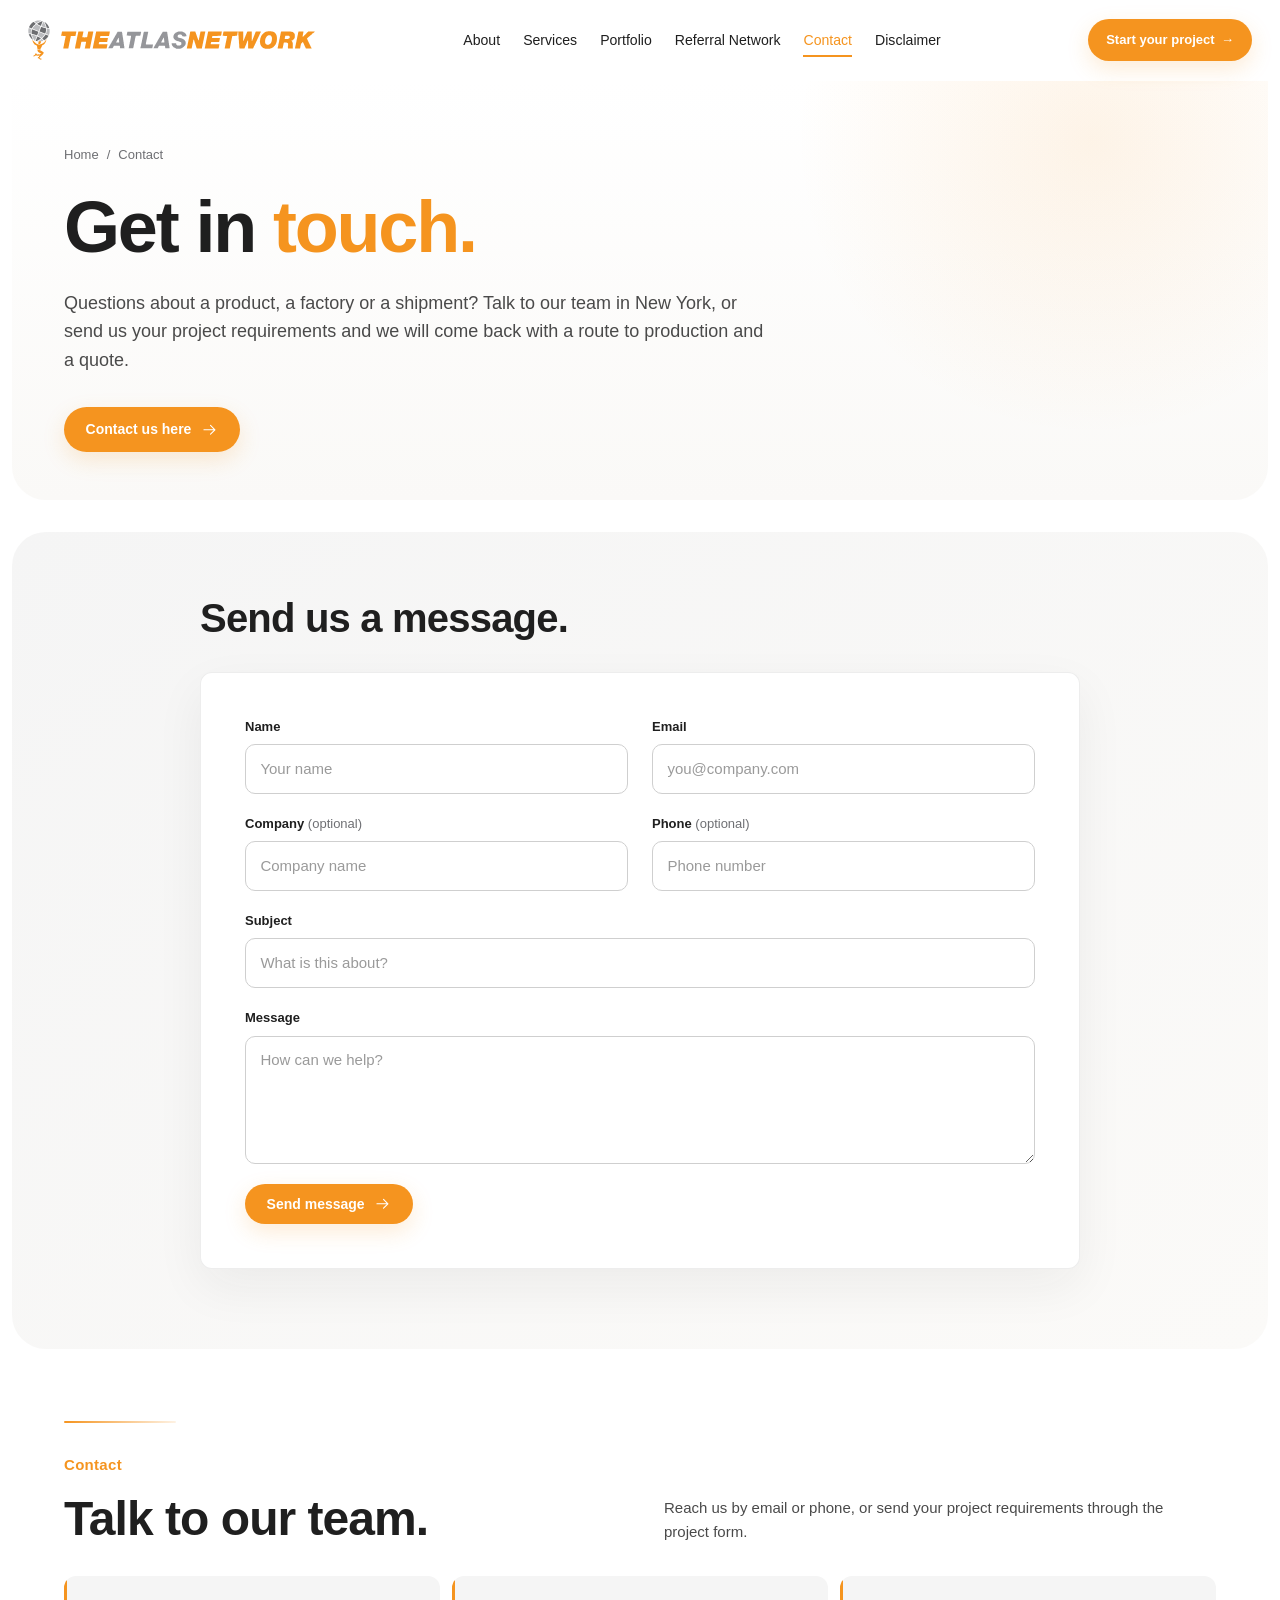
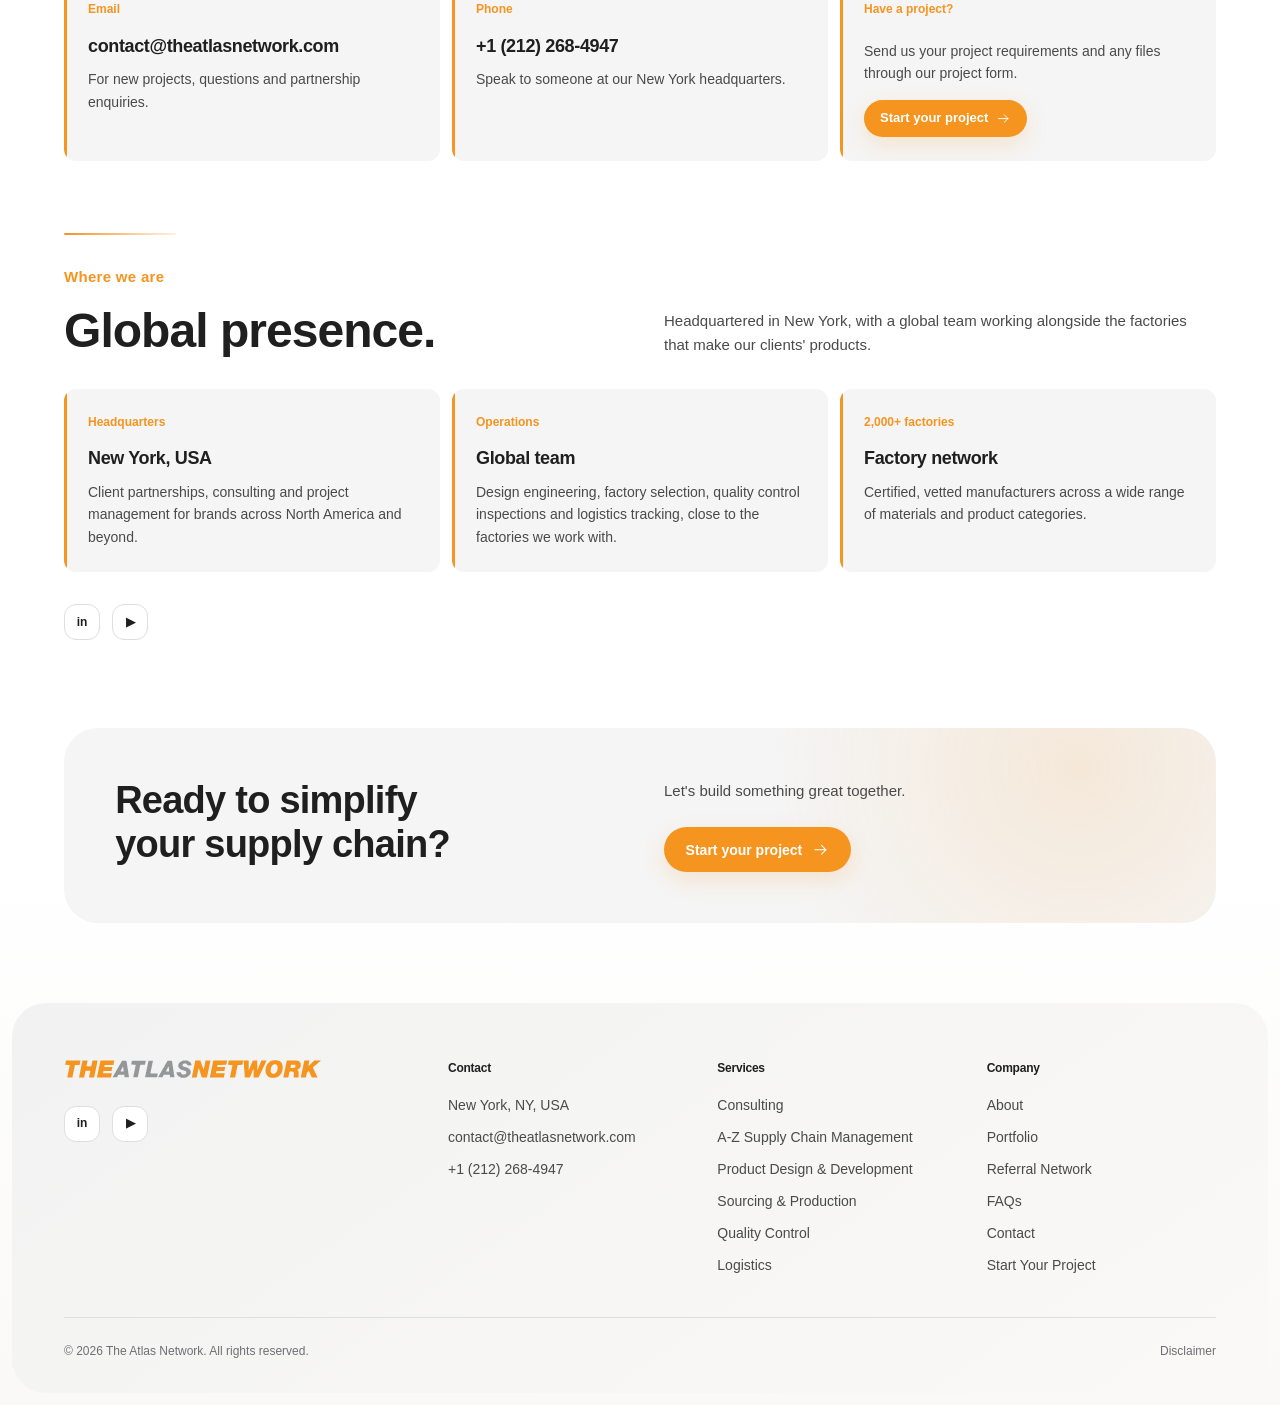
<file: contact.html>
<!DOCTYPE html>
<html lang="en">
<head>
<meta charset="utf-8"/>
<meta name="viewport" content="width=device-width, initial-scale=1, viewport-fit=cover"/>
<meta name="theme-color" content="#ffffff"/>
<title>Contact | The Atlas Network</title>
<meta name="description" content="The Atlas Network is a full-service supply chain company that manages your product end-to-end - concept and design, manufacturing, quality control, global logistics, customs and delivery."/>
<meta name="robots" content="noindex, follow"/>
<link href="assets/css/site.css?v=b848f6e9" rel="stylesheet"/>
</head>
<body>

<header class="topbar">
  <div class="container">
    <nav aria-label="Global">
      <a class="logo" href="index.html" aria-label="The Atlas Network - home"><img class="logo-mark" src="assets/images/logo-mark.svg?v=b848f6e9" width="329" height="612" alt=""/><img class="logo-type" src="assets/images/logo-wordmark.svg?v=b848f6e9" width="917" height="71" alt=""/></a>
      <div id="menu" class="menu">
        <a href="about.html">About</a>
        <a href="services.html">Services</a>
        <a href="work.html">Portfolio</a>
        <a href="referral-network.html">Referral Network</a>
        <a href="contact.html" aria-current="page">Contact</a>
        <a href="disclaimer.html">Disclaimer</a>
        <a class="menu-cta" href="start-your-project.html">Start your project <span aria-hidden="true">→</span></a>
      </div>
      <a class="topbar-cta" href="start-your-project.html">Start your project <span aria-hidden="true">→</span></a>
      <button id="menu-btn" class="menu-btn" type="button" aria-expanded="false" aria-controls="menu">
        <span class="sr-only">Open main menu</span>
        <svg width="24" height="24" viewBox="0 0 24 24" fill="none" stroke="currentColor" stroke-width="1.5" aria-hidden="true"><path d="M3.75 6.75h16.5M3.75 12h16.5m-16.5 5.25h16.5" stroke-linecap="round"/></svg>
      </button>
    </nav>
  </div>
</header>

<main id="top">
  <section class="page-head">
    <div class="container">
      <nav class="crumbs" aria-label="Breadcrumb"><a href="index.html">Home</a><span aria-hidden="true">/</span><span>Contact</span></nav>
      <h1>Get in <span>touch.</span></h1>
      <p class="lead">Questions about a product, a factory or a shipment? Talk to our team in New York, or send us your project requirements and we will come back with a route to production and a quote.</p>
      <div class="head-cta"><a class="btn btn--pill" href="#contact-form">Contact us here <svg class="arrow" viewBox="0 0 24 24" fill="none" stroke="currentColor" stroke-width="1.5" stroke-linecap="round" stroke-linejoin="round" aria-hidden="true"><path d="M4 12h15m-6-6 6 6-6 6"/></svg></a></div>
    </div>
  </section>

  <section class="brief-band" id="contact-form">
    <div class="container">
      <div class="brief-head"><h2>Send us a message.</h2></div>
      <div class="brief-card">
        <form id="contact-form-el" novalidate>
          <div class="form-grid">
            <div class="field"><label for="c-name">Name</label><input id="c-name" name="name" type="text" autocomplete="name" placeholder="Your name" required/><span class="error">Please enter your name.</span></div>
            <div class="field"><label for="c-email">Email</label><input id="c-email" name="email" type="email" autocomplete="email" placeholder="you@company.com" required/><span class="error">Please enter a valid email address.</span></div>
            <div class="field"><label for="c-company">Company <span class="optional">(optional)</span></label><input id="c-company" name="company" type="text" autocomplete="organization" placeholder="Company name"/></div>
            <div class="field"><label for="c-phone">Phone <span class="optional">(optional)</span></label><input id="c-phone" name="phone" type="tel" autocomplete="tel" placeholder="Phone number"/></div>
            <div class="field field--full"><label for="c-subject">Subject</label><input id="c-subject" name="subject" type="text" placeholder="What is this about?" required/><span class="error">Please add a subject.</span></div>
            <div class="field field--full"><label for="c-message">Message</label><textarea id="c-message" name="message" placeholder="How can we help?" required></textarea><span class="error">Please write a message.</span></div>
            <div class="field field--full">
              <button class="btn btn--pill form-submit" type="submit">Send message <svg class="arrow" viewBox="0 0 24 24" fill="none" stroke="currentColor" stroke-width="1.5" stroke-linecap="round" stroke-linejoin="round" aria-hidden="true"><path d="M4 12h15m-6-6 6 6-6 6"/></svg></button>
            </div>
          </div>
        </form>
        <div class="form-done" id="contact-done" hidden>
          <span class="eyebrow" style="color:var(--orange)">Message received</span>
          <h3>Thanks, we have your message.</h3>
          <p>A member of our team will get back to you shortly.</p>
          <button class="btn btn--pill" type="button" id="contact-again">Send another message <svg class="arrow" viewBox="0 0 24 24" fill="none" stroke="currentColor" stroke-width="1.5" stroke-linecap="round" stroke-linejoin="round" aria-hidden="true"><path d="M4 12h15m-6-6 6 6-6 6"/></svg></button>
        </div>
      </div>
    </div>
  </section>

  <section class="detail">
    <div class="container">
      <div class="detail-head detail-head--split"><div><span class="eyebrow">Contact</span><h2>Talk to our team.</h2></div><p>Reach us by email or phone, or send your project requirements through the project form.</p></div>
      <div class="next-cards">
        <div class="next-card"><span class="num">Email</span><h3><a href="mailto:contact@theatlasnetwork.com">contact@theatlasnetwork.com</a></h3><p>For new projects, questions and partnership enquiries.</p></div>
        <div class="next-card"><span class="num">Phone</span><h3><a href="tel:+12122684947">+1 (212) 268-4947</a></h3><p>Speak to someone at our New York headquarters.</p></div>
        <div class="next-card next-card--cta"><span class="num">Have a project?</span><p>Send us your project requirements and any files through our project form.</p><a class="btn btn--pill btn--sm" href="start-your-project.html#project-form">Start your project <svg class="arrow" viewBox="0 0 24 24" fill="none" stroke="currentColor" stroke-width="1.5" stroke-linecap="round" stroke-linejoin="round" aria-hidden="true"><path d="M4 12h15m-6-6 6 6-6 6"/></svg></a></div>
      </div>
    </div>
  </section>

  <section class="detail">
    <div class="container">
      <div class="detail-head detail-head--split"><div><span class="eyebrow">Where we are</span><h2>Global presence.</h2></div><p>Headquartered in New York, with a global team working alongside the factories that make our clients' products.</p></div>
      <div class="next-cards">
        <div class="next-card"><span class="num">Headquarters</span><h3>New York, USA</h3><p>Client partnerships, consulting and project management for brands across North America and beyond.</p></div>
        <div class="next-card"><span class="num">Operations</span><h3>Global team</h3><p>Design engineering, factory selection, quality control inspections and logistics tracking, close to the factories we work with.</p></div>
        <div class="next-card"><span class="num">2,000+ factories</span><h3>Factory network</h3><p>Certified, vetted manufacturers across a wide range of materials and product categories.</p></div>
      </div>
      <div class="social" style="margin-top:2rem">
        <a href="https://www.linkedin.com/in/theatlasnetwork/" aria-label="LinkedIn">in</a>
        <a href="https://www.youtube.com/@theatlasnetworkllc596" aria-label="YouTube">▶</a>
      </div>
    </div>
  </section>


  <!-- Closing call to action -->
  <div class="container cta">
    <div class="split">
      <h2>Ready to simplify your supply chain?</h2>
      <div>
        <p>Let's build something great together.</p>
        <a class="btn btn--pill" href="start-your-project.html#project-form">Start your project
          <svg class="arrow" viewBox="0 0 24 24" fill="none" stroke="currentColor" stroke-width="1.5" stroke-linecap="round" stroke-linejoin="round" aria-hidden="true"><path d="M4 12h15m-6-6 6 6-6 6"/></svg></a>
      </div>
    </div>
  </div>
</main>

<footer id="contact">
  <div class="container">
    <div class="footer-cols">
      <div>
        <a class="logo" href="index.html" aria-label="The Atlas Network - home"><img class="logo-type" src="assets/images/logo-wordmark.svg?v=b848f6e9" width="917" height="71" alt=""/></a>
        <div class="social">
          <a href="https://www.linkedin.com/in/theatlasnetwork/" aria-label="LinkedIn">in</a>
          <a href="https://www.youtube.com/@theatlasnetworkllc596" aria-label="YouTube">▶</a>
        </div>
      </div>
      <div>
        <h3>Contact</h3>
        <ul>
          <li>New York, NY, USA</li>
          <li><a href="mailto:contact@theatlasnetwork.com">contact@theatlasnetwork.com</a></li>
          <li><a href="tel:+12122684947">+1 (212) 268-4947</a></li>
        </ul>
      </div>
      <div>
        <h3>Services</h3>
        <ul>
          <li><a href="services.html#consulting">Consulting</a></li>
          <li><a href="services.html#supply-chain">A&#8209;Z Supply Chain Management</a></li>
          <li><a href="services.html#product-design">Product Design &amp; Development</a></li>
          <li><a href="services.html#sourcing-production">Sourcing &amp; Production</a></li>
          <li><a href="services.html#quality-control">Quality Control</a></li>
          <li><a href="services.html#logistics">Logistics</a></li>
        </ul>
      </div>
      <div>
        <h3>Company</h3>
        <ul><li><a href="about.html">About</a></li><li><a href="work.html">Portfolio</a></li><li><a href="referral-network.html">Referral Network</a></li><li><a href="faq.html">FAQs</a></li><li><a href="contact.html">Contact</a></li><li><a href="start-your-project.html">Start Your Project</a></li></ul>
      </div>
    </div>
    <div class="legal">
      <p>© 2026 The Atlas Network. All rights reserved.</p>
      <div><a href="disclaimer.html">Disclaimer</a></div>
    </div>
  </div>
</footer>

<script src="assets/js/site.js?v=b848f6e9"></script>
<script src="assets/js/contact-form.js?v=b848f6e9"></script>
</body>
</html>
</file>
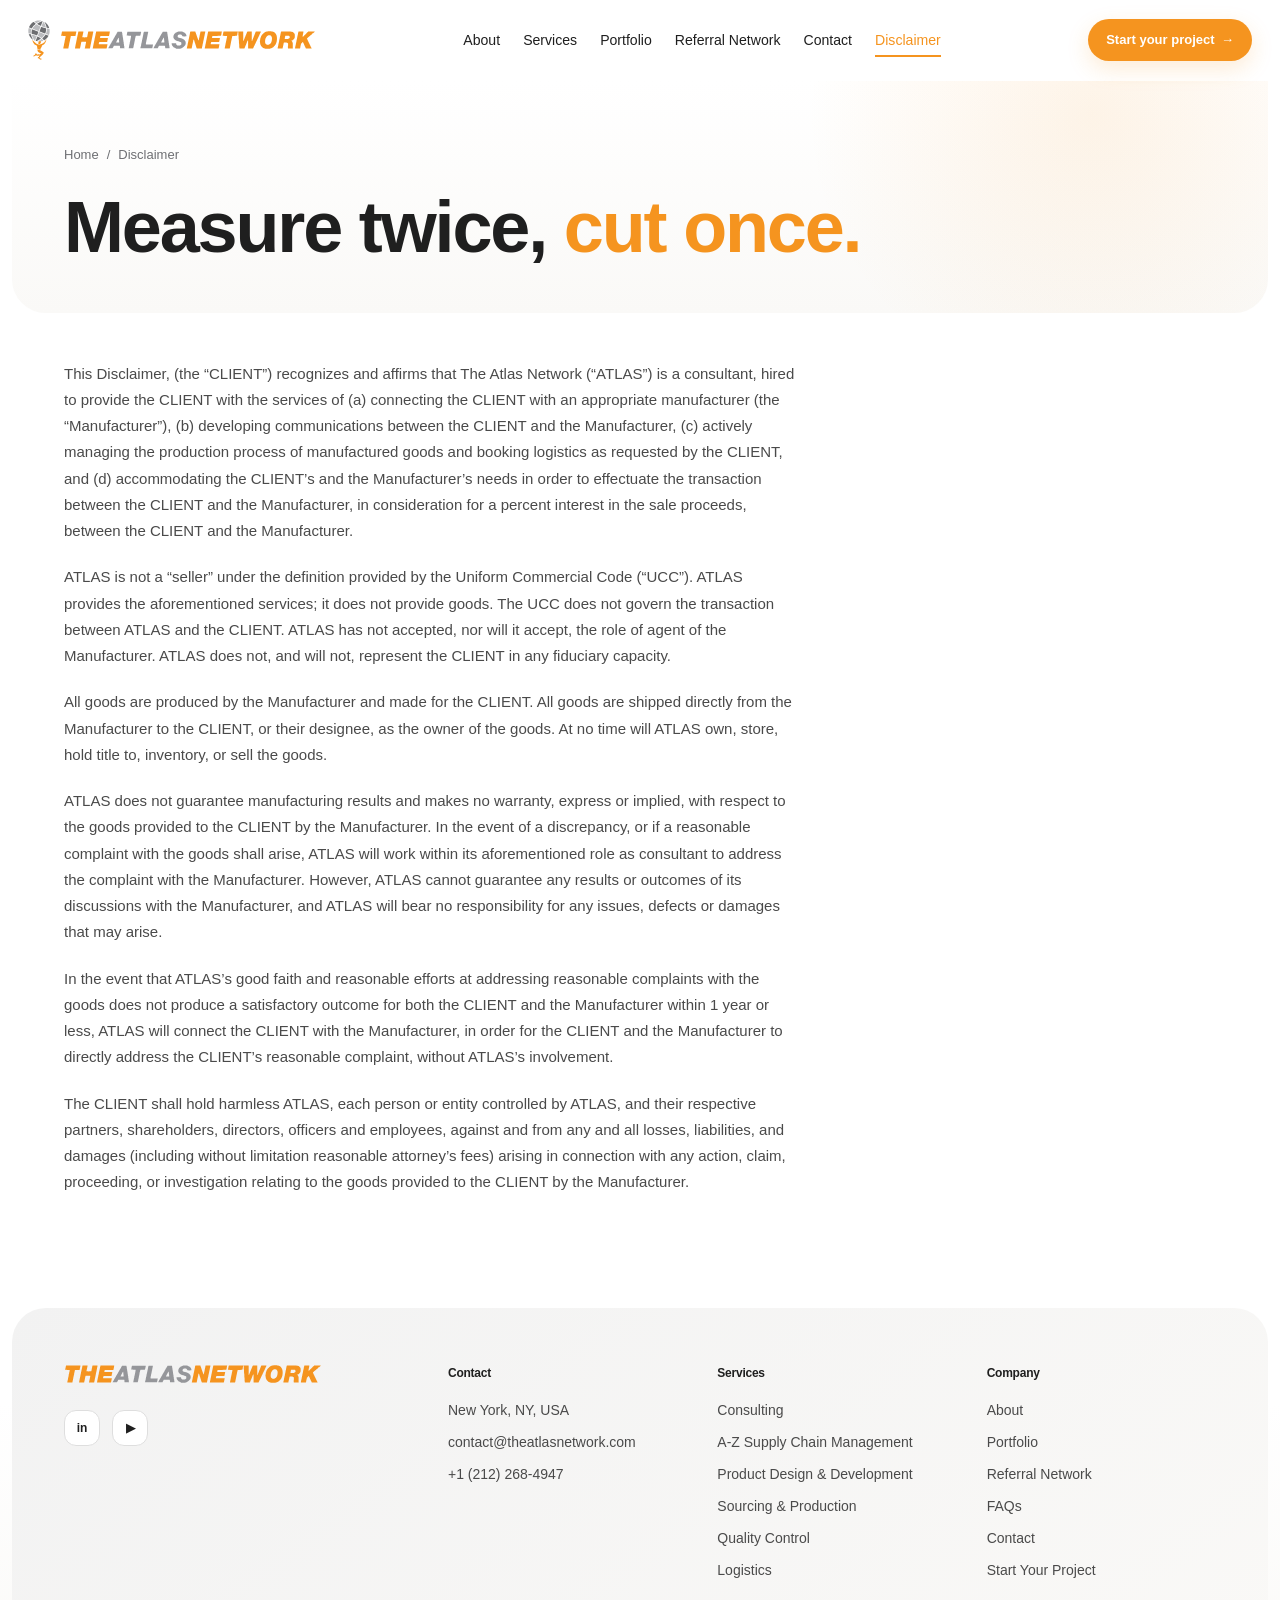
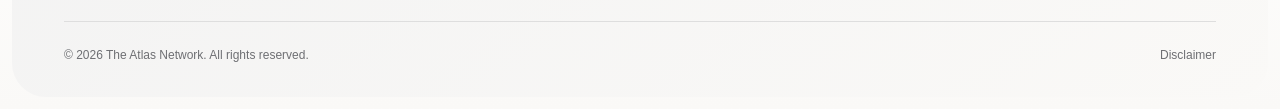
<file: disclaimer.html>
<!DOCTYPE html>
<html lang="en">
<head>
<meta charset="utf-8"/>
<meta name="viewport" content="width=device-width, initial-scale=1, viewport-fit=cover"/>
<meta name="theme-color" content="#ffffff"/>
<title>Disclaimer | The Atlas Network</title>
<meta name="description" content="The Atlas Network is a full-service supply chain company that manages your product end-to-end - concept and design, manufacturing, quality control, global logistics, customs and delivery."/>
<meta name="robots" content="noindex, follow"/>
<link href="assets/css/site.css?v=b848f6e9" rel="stylesheet"/>
</head>
<body>

<header class="topbar">
  <div class="container">
    <nav aria-label="Global">
      <a class="logo" href="index.html" aria-label="The Atlas Network - home"><img class="logo-mark" src="assets/images/logo-mark.svg?v=b848f6e9" width="329" height="612" alt=""/><img class="logo-type" src="assets/images/logo-wordmark.svg?v=b848f6e9" width="917" height="71" alt=""/></a>
      <div id="menu" class="menu">
        <a href="about.html">About</a>
        <a href="services.html">Services</a>
        <a href="work.html">Portfolio</a>
        <a href="referral-network.html">Referral Network</a>
        <a href="contact.html">Contact</a>
        <a href="disclaimer.html" aria-current="page">Disclaimer</a>
        <a class="menu-cta" href="start-your-project.html">Start your project <span aria-hidden="true">→</span></a>
      </div>
      <a class="topbar-cta" href="start-your-project.html">Start your project <span aria-hidden="true">→</span></a>
      <button id="menu-btn" class="menu-btn" type="button" aria-expanded="false" aria-controls="menu">
        <span class="sr-only">Open main menu</span>
        <svg width="24" height="24" viewBox="0 0 24 24" fill="none" stroke="currentColor" stroke-width="1.5" aria-hidden="true"><path d="M3.75 6.75h16.5M3.75 12h16.5m-16.5 5.25h16.5" stroke-linecap="round"/></svg>
      </button>
    </nav>
  </div>
</header>

<main id="top">
  <section class="page-head page-head--wide">
    <div class="container">
      <nav class="crumbs" aria-label="Breadcrumb"><a href="index.html">Home</a><span aria-hidden="true">/</span><span>Disclaimer</span></nav>
      <h1>Measure twice, <span>cut once.</span></h1>
    </div>
  </section>

  <section class="section legal-page">
    <div class="container">
      <div class="legal-doc">
        <p>This Disclaimer, (the “CLIENT”) recognizes and affirms that The Atlas Network (“ATLAS”) is a consultant, hired to provide the CLIENT with the services of (a) connecting the CLIENT with an appropriate manufacturer (the “Manufacturer”), (b) developing communications between the CLIENT and the Manufacturer, (c) actively managing the production process of manufactured goods and booking logistics as requested by the CLIENT, and (d) accommodating the CLIENT’s and the Manufacturer’s needs in order to effectuate the transaction between the CLIENT and the Manufacturer, in consideration for a percent interest in the sale proceeds, between the CLIENT and the Manufacturer.</p>
        <p>ATLAS is not a “seller” under the definition provided by the Uniform Commercial Code (“UCC”). ATLAS provides the aforementioned services; it does not provide goods. The UCC does not govern the transaction between ATLAS and the CLIENT. ATLAS has not accepted, nor will it accept, the role of agent of the Manufacturer. ATLAS does not, and will not, represent the CLIENT in any fiduciary capacity.</p>
        <p>All goods are produced by the Manufacturer and made for the CLIENT. All goods are shipped directly from the Manufacturer to the CLIENT, or their designee, as the owner of the goods. At no time will ATLAS own, store, hold title to, inventory, or sell the goods.</p>
        <p>ATLAS does not guarantee manufacturing results and makes no warranty, express or implied, with respect to the goods provided to the CLIENT by the Manufacturer. In the event of a discrepancy, or if a reasonable complaint with the goods shall arise, ATLAS will work within its aforementioned role as consultant to address the complaint with the Manufacturer. However, ATLAS cannot guarantee any results or outcomes of its discussions with the Manufacturer, and ATLAS will bear no responsibility for any issues, defects or damages that may arise.</p>
        <p>In the event that ATLAS’s good faith and reasonable efforts at addressing reasonable complaints with the goods does not produce a satisfactory outcome for both the CLIENT and the Manufacturer within 1 year or less, ATLAS will connect the CLIENT with the Manufacturer, in order for the CLIENT and the Manufacturer to directly address the CLIENT’s reasonable complaint, without ATLAS’s involvement.</p>
        <p>The CLIENT shall hold harmless ATLAS, each person or entity controlled by ATLAS, and their respective partners, shareholders, directors, officers and employees, against and from any and all losses, liabilities, and damages (including without limitation reasonable attorney’s fees) arising in connection with any action, claim, proceeding, or investigation relating to the goods provided to the CLIENT by the Manufacturer.</p>
      </div>
    </div>
  </section>
</main>

<footer id="contact">
  <div class="container">
    <div class="footer-cols">
      <div>
        <a class="logo" href="index.html" aria-label="The Atlas Network - home"><img class="logo-type" src="assets/images/logo-wordmark.svg?v=b848f6e9" width="917" height="71" alt=""/></a>
        <div class="social">
          <a href="https://www.linkedin.com/in/theatlasnetwork/" aria-label="LinkedIn">in</a>
          <a href="https://www.youtube.com/@theatlasnetworkllc596" aria-label="YouTube">▶</a>
        </div>
      </div>
      <div>
        <h3>Contact</h3>
        <ul>
          <li>New York, NY, USA</li>
          <li><a href="mailto:contact@theatlasnetwork.com">contact@theatlasnetwork.com</a></li>
          <li><a href="tel:+12122684947">+1 (212) 268-4947</a></li>
        </ul>
      </div>
      <div>
        <h3>Services</h3>
        <ul>
          <li><a href="services.html#consulting">Consulting</a></li>
          <li><a href="services.html#supply-chain">A&#8209;Z Supply Chain Management</a></li>
          <li><a href="services.html#product-design">Product Design &amp; Development</a></li>
          <li><a href="services.html#sourcing-production">Sourcing &amp; Production</a></li>
          <li><a href="services.html#quality-control">Quality Control</a></li>
          <li><a href="services.html#logistics">Logistics</a></li>
        </ul>
      </div>
      <div>
        <h3>Company</h3>
        <ul><li><a href="about.html">About</a></li><li><a href="work.html">Portfolio</a></li><li><a href="referral-network.html">Referral Network</a></li><li><a href="faq.html">FAQs</a></li><li><a href="contact.html">Contact</a></li><li><a href="start-your-project.html">Start Your Project</a></li></ul>
      </div>
    </div>
    <div class="legal">
      <p>© 2026 The Atlas Network. All rights reserved.</p>
      <div><a href="disclaimer.html">Disclaimer</a></div>
    </div>
  </div>
</footer>

<script src="assets/js/site.js?v=b848f6e9"></script>
</body>
</html>
</file>
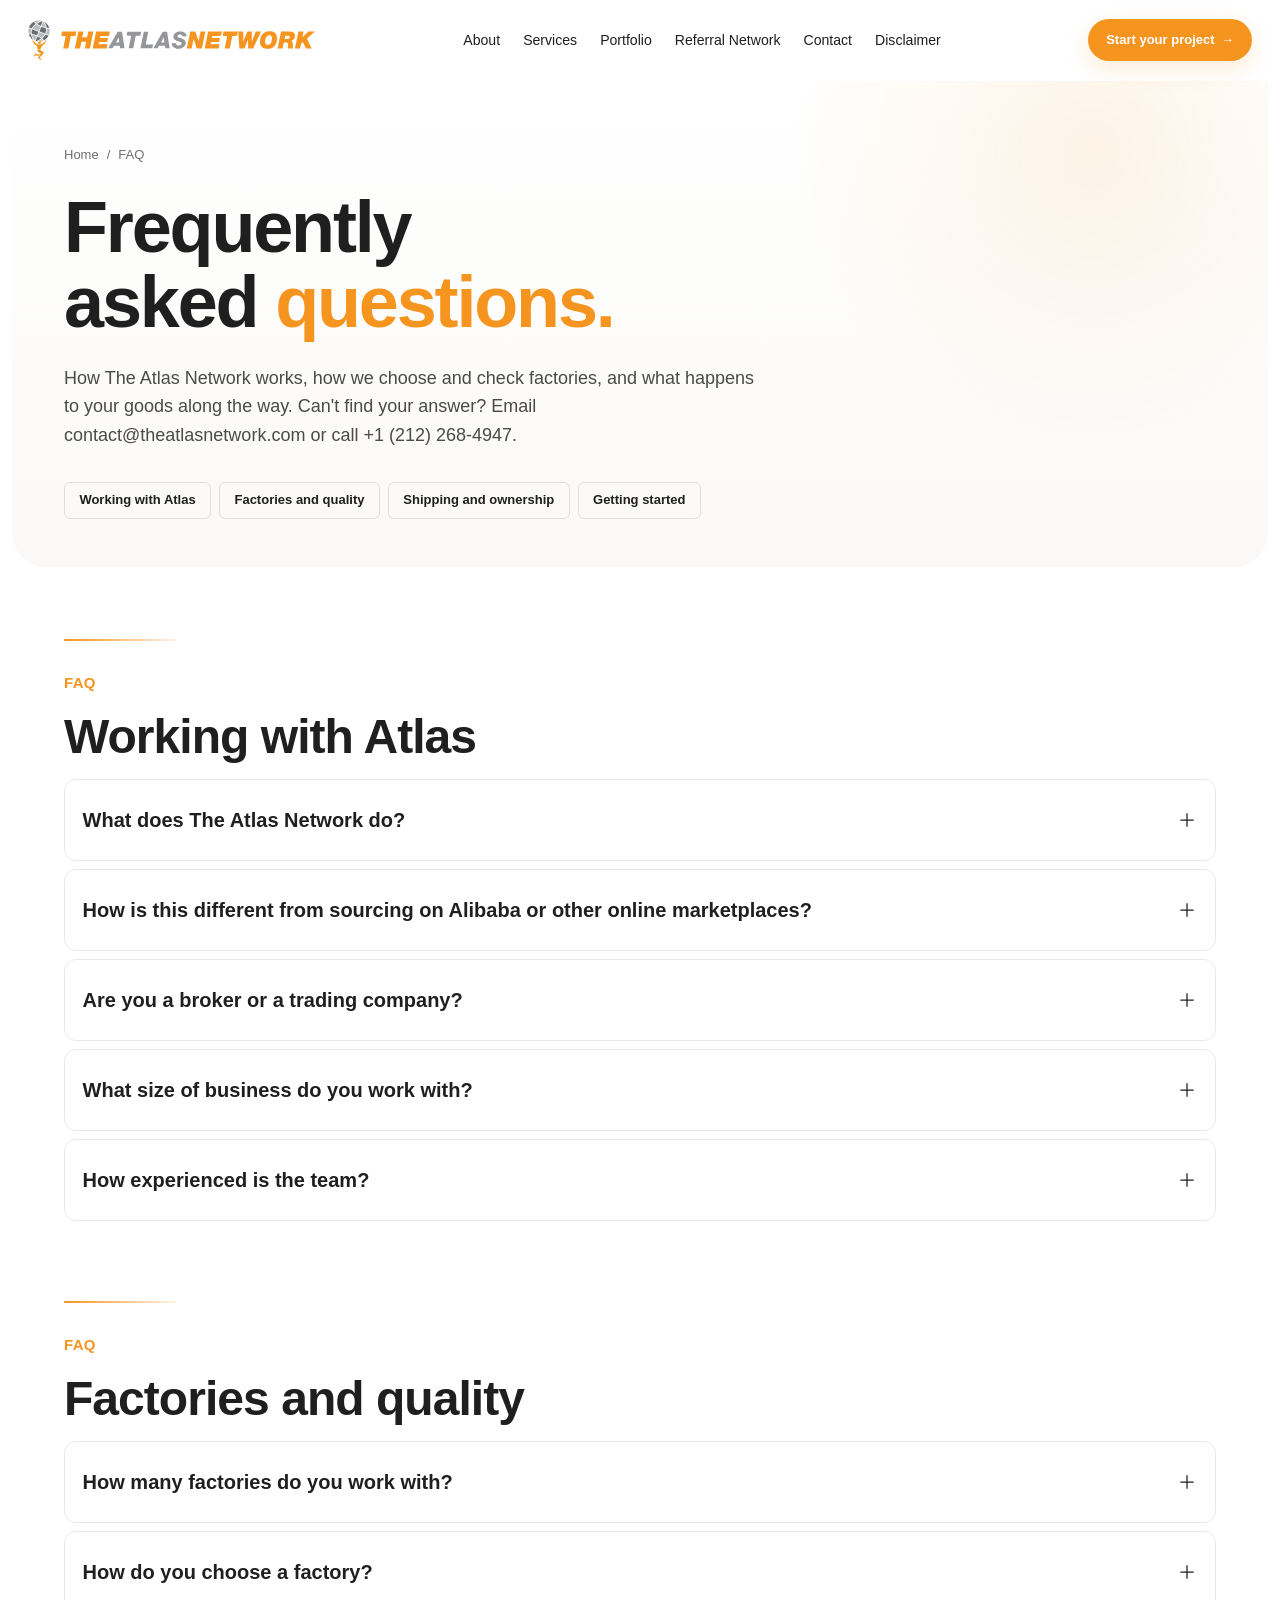
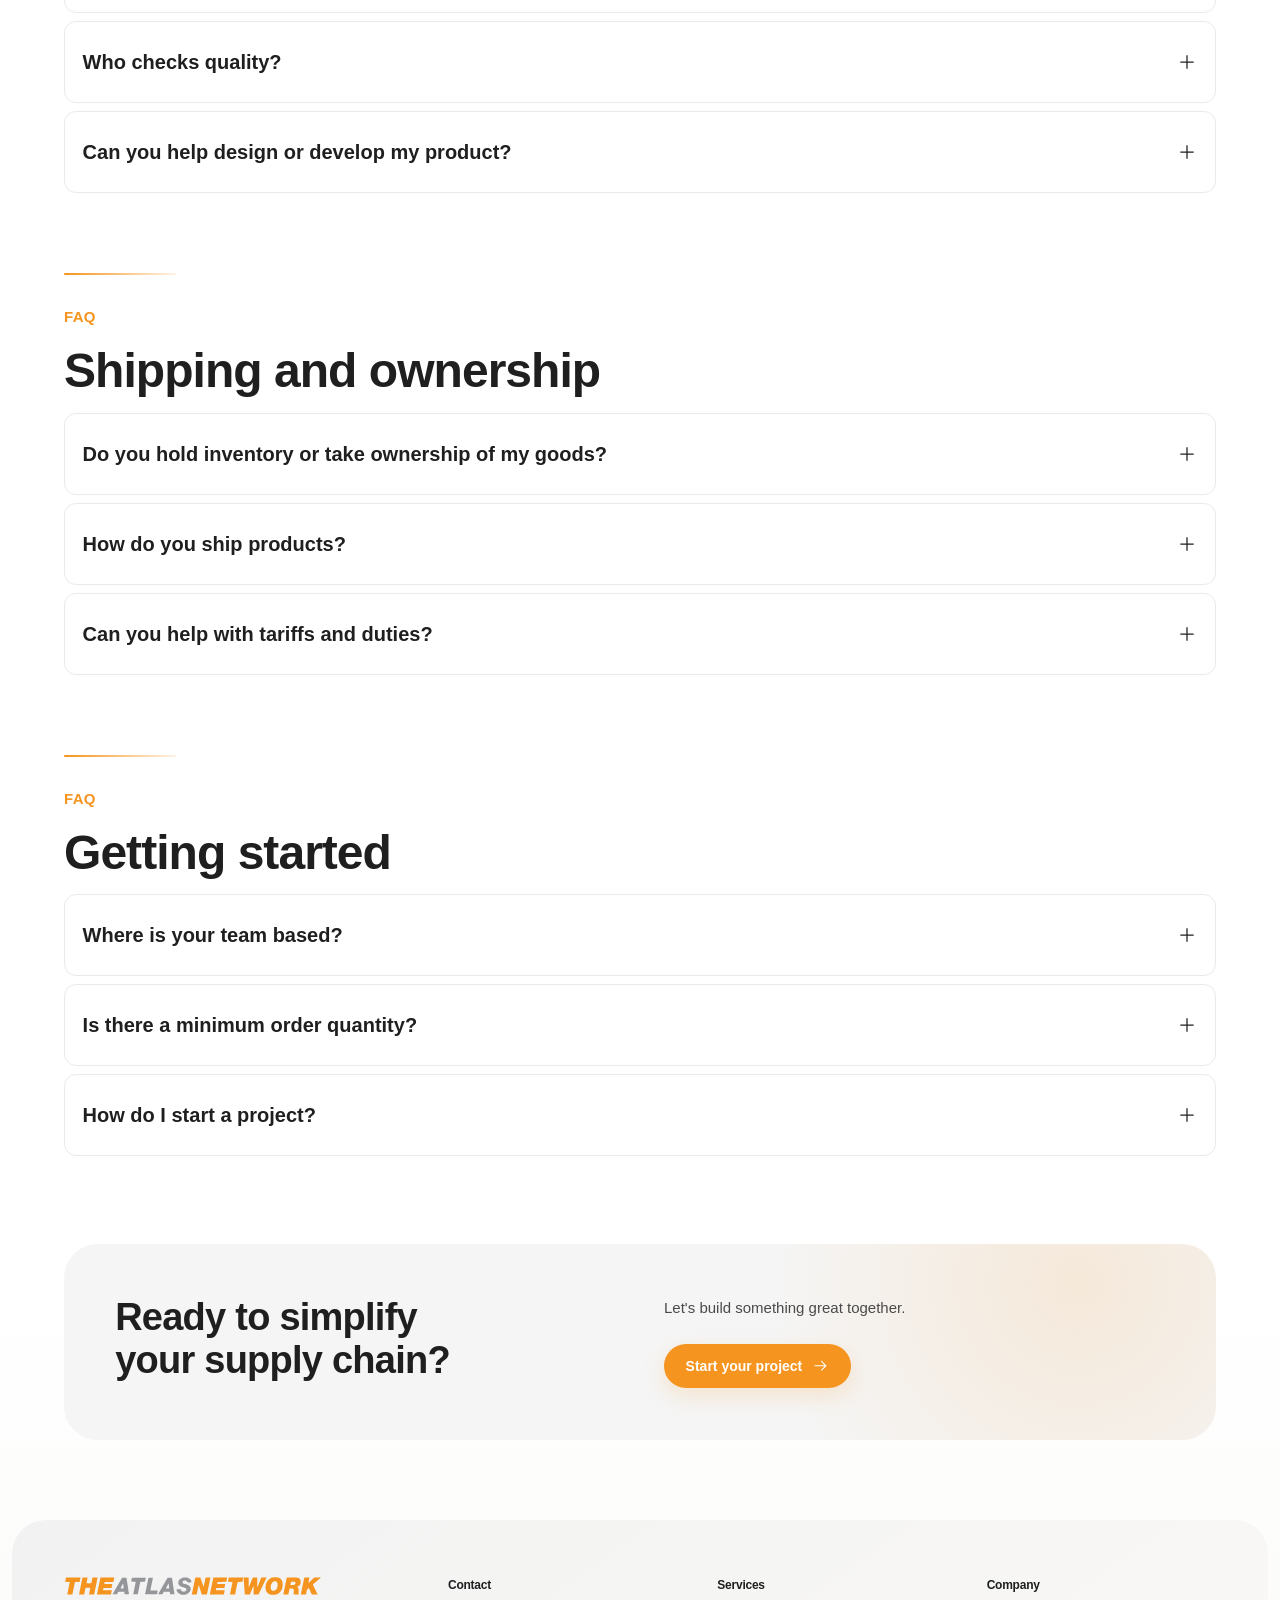
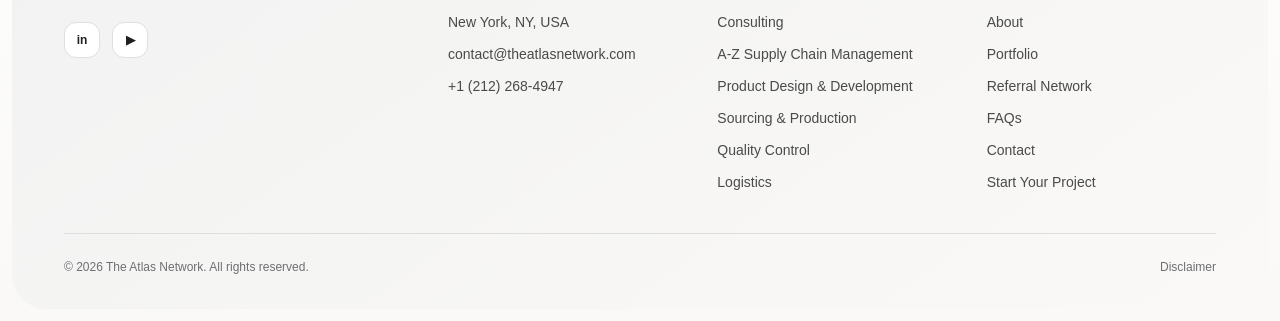
<file: faq.html>
<!DOCTYPE html>
<html lang="en">
<head>
<meta charset="utf-8"/>
<meta name="viewport" content="width=device-width, initial-scale=1, viewport-fit=cover"/>
<meta name="theme-color" content="#ffffff"/>
<title>FAQ | The Atlas Network</title>
<meta name="description" content="The Atlas Network is a full-service supply chain company that manages your product end-to-end - concept and design, manufacturing, quality control, global logistics, customs and delivery."/>
<meta name="robots" content="noindex, follow"/>
<link href="assets/css/site.css?v=b848f6e9" rel="stylesheet"/>
</head>
<body>

<header class="topbar">
  <div class="container">
    <nav aria-label="Global">
      <a class="logo" href="index.html" aria-label="The Atlas Network - home"><img class="logo-mark" src="assets/images/logo-mark.svg?v=b848f6e9" width="329" height="612" alt=""/><img class="logo-type" src="assets/images/logo-wordmark.svg?v=b848f6e9" width="917" height="71" alt=""/></a>
      <div id="menu" class="menu">
        <a href="about.html">About</a>
        <a href="services.html">Services</a>
        <a href="work.html">Portfolio</a>
        <a href="referral-network.html">Referral Network</a>
        <a href="contact.html">Contact</a>
        <a href="disclaimer.html">Disclaimer</a>
        <a class="menu-cta" href="start-your-project.html">Start your project <span aria-hidden="true">→</span></a>
      </div>
      <a class="topbar-cta" href="start-your-project.html">Start your project <span aria-hidden="true">→</span></a>
      <button id="menu-btn" class="menu-btn" type="button" aria-expanded="false" aria-controls="menu">
        <span class="sr-only">Open main menu</span>
        <svg width="24" height="24" viewBox="0 0 24 24" fill="none" stroke="currentColor" stroke-width="1.5" aria-hidden="true"><path d="M3.75 6.75h16.5M3.75 12h16.5m-16.5 5.25h16.5" stroke-linecap="round"/></svg>
      </button>
    </nav>
  </div>
</header>

<main id="top">
  <section class="page-head">
    <div class="container">
      <nav class="crumbs" aria-label="Breadcrumb"><a href="index.html">Home</a><span aria-hidden="true">/</span><span>FAQ</span></nav>
      <h1>Frequently asked <span>questions.</span></h1>
      <p class="lead">How The Atlas Network works, how we choose and check factories, and what happens to your goods along the way. Can't find your answer? Email contact@theatlasnetwork.com or call +1 (212) 268-4947.</p>
      <nav class="jump" aria-label="Topics on this page"><a href="#faq-1">Working with Atlas</a><a href="#faq-2">Factories and quality</a><a href="#faq-3">Shipping and ownership</a><a href="#faq-4">Getting started</a></nav>
    </div>
  </section>

  <section id="faq-1" class="detail">
    <div class="container">
      <div class="detail-head"><span class="eyebrow">FAQ</span><h2>Working with Atlas</h2></div>
      <div class="faq faq--page">
        <details>
          <summary>What does The Atlas Network do?<svg viewBox="0 0 24 24" fill="none" stroke="currentColor" stroke-width="1.5" aria-hidden="true"><path d="M12 4v16M4 12h16"/></svg></summary>
          <p>We are a full-service supply chain company. We manage your product end to end, from design engineering and factory selection to production, quality control, logistics, customs and delivery.</p>
        </details>
        <details>
          <summary>How is this different from sourcing on Alibaba or other online marketplaces?<svg viewBox="0 0 24 24" fill="none" stroke="currentColor" stroke-width="1.5" aria-hidden="true"><path d="M12 4v16M4 12h16"/></svg></summary>
          <p>Buying online puts the risk on you. Suppliers can be hard to verify, quality can drift between the sample and the shipment, and problems often appear only when goods arrive. We act as your team on the ground: we use certified factories, negotiate in person through our local team, and inspect the work with our own inspectors and independent third-party auditors.</p>
        </details>
        <details>
          <summary>Are you a broker or a trading company?<svg viewBox="0 0 24 24" fill="none" stroke="currentColor" stroke-width="1.5" aria-hidden="true"><path d="M12 4v16M4 12h16"/></svg></summary>
          <p>Neither. We act as a liaison and an intermediary of trust between you and the factory, but our work goes well beyond sourcing. Clients rely on us for consulting, supplier selection, product development and full supply chain management.</p>
        </details>
        <details>
          <summary>What size of business do you work with?<svg viewBox="0 0 24 24" fill="none" stroke="currentColor" stroke-width="1.5" aria-hidden="true"><path d="M12 4v16M4 12h16"/></svg></summary>
          <p>Most of our clients are entrepreneurs and small to mid-sized brands that don't have the time or the people to select and manage factories overseas themselves. We also support larger companies that want an experienced global team on the ground.</p>
        </details>
        <details>
          <summary>How experienced is the team?<svg viewBox="0 0 24 24" fill="none" stroke="currentColor" stroke-width="1.5" aria-hidden="true"><path d="M12 4v16M4 12h16"/></svg></summary>
          <p>We bring more than 20 years of sourcing and manufacturing experience and have served 1000+ clients worldwide. The Atlas Network was also the first US-based verified supplier on Alibaba.</p>
        </details>
      </div>
    </div>
  </section>
  <section id="faq-2" class="detail">
    <div class="container">
      <div class="detail-head"><span class="eyebrow">FAQ</span><h2>Factories and quality</h2></div>
      <div class="faq faq--page">
        <details>
          <summary>How many factories do you work with?<svg viewBox="0 0 24 24" fill="none" stroke="currentColor" stroke-width="1.5" aria-hidden="true"><path d="M12 4v16M4 12h16"/></svg></summary>
          <p>Our vetted network includes more than 2,000 factories across a wide range of materials, including glass, ceramics, metal, wood, textiles, plastics and electronics. That lets us match each product with a manufacturer that already does that kind of work well.</p>
        </details>
        <details>
          <summary>How do you choose a factory?<svg viewBox="0 0 24 24" fill="none" stroke="currentColor" stroke-width="1.5" aria-hidden="true"><path d="M12 4v16M4 12h16"/></svg></summary>
          <p>Our global team shortlists certified factories that fit your product, volumes, quality requirements and budget. We check their capability and track record, compare quotes, and negotiate pricing, minimum order quantities and payment terms locally on your behalf.</p>
        </details>
        <details>
          <summary>Who checks quality?<svg viewBox="0 0 24 24" fill="none" stroke="currentColor" stroke-width="1.5" aria-hidden="true"><path d="M12 4v16M4 12h16"/></svg></summary>
          <p>Two teams. Our own QC inspectors check materials, production in progress and finished goods against your approved sample. Independent third-party audit teams then review the work as a second line of defence. You get a report with photos and measurements after every inspection.</p>
        </details>
        <details>
          <summary>Can you help design or develop my product?<svg viewBox="0 0 24 24" fill="none" stroke="currentColor" stroke-width="1.5" aria-hidden="true"><path d="M12 4v16M4 12h16"/></svg></summary>
          <p>Yes. Our global design engineering team can develop a product from a rough idea or refine an existing design for manufacturing, then produce samples and prototypes for your approval before production starts.</p>
        </details>
      </div>
    </div>
  </section>
  <section id="faq-3" class="detail">
    <div class="container">
      <div class="detail-head"><span class="eyebrow">FAQ</span><h2>Shipping and ownership</h2></div>
      <div class="faq faq--page">
        <details>
          <summary>Do you hold inventory or take ownership of my goods?<svg viewBox="0 0 24 24" fill="none" stroke="currentColor" stroke-width="1.5" aria-hidden="true"><path d="M12 4v16M4 12h16"/></svg></summary>
          <p>No. The Atlas Network never holds inventory. You remain the consignee and owner of your goods at every stage, while we coordinate the factories, inspections, freight, customs and delivery.</p>
        </details>
        <details>
          <summary>How do you ship products?<svg viewBox="0 0 24 24" fill="none" stroke="currentColor" stroke-width="1.5" aria-hidden="true"><path d="M12 4v16M4 12h16"/></svg></summary>
          <p>We book sea, air or rail freight depending on your budget and deadline, prepare export documentation, coordinate customs clearance and arrange delivery to your warehouse, fulfilment centre or retail partner. Our team tracks every shipment from pickup to arrival.</p>
        </details>
        <details>
          <summary>Can you help with tariffs and duties?<svg viewBox="0 0 24 24" fill="none" stroke="currentColor" stroke-width="1.5" aria-hidden="true"><path d="M12 4v16M4 12h16"/></svg></summary>
          <p>Yes. We plan duties and documentation for every shipment, and our consulting team advises on tariffs, landed cost and sourcing options such as Southeast Asia or nearshoring when the rules change.</p>
        </details>
      </div>
    </div>
  </section>
  <section id="faq-4" class="detail">
    <div class="container">
      <div class="detail-head"><span class="eyebrow">FAQ</span><h2>Getting started</h2></div>
      <div class="faq faq--page">
        <details>
          <summary>Where is your team based?<svg viewBox="0 0 24 24" fill="none" stroke="currentColor" stroke-width="1.5" aria-hidden="true"><path d="M12 4v16M4 12h16"/></svg></summary>
          <p>We are headquartered in New York, NY, and work through a global team that handles design engineering, factory selection, quality inspections and logistics tracking close to the factories we use.</p>
        </details>
        <details>
          <summary>Is there a minimum order quantity?<svg viewBox="0 0 24 24" fill="none" stroke="currentColor" stroke-width="1.5" aria-hidden="true"><path d="M12 4v16M4 12h16"/></svg></summary>
          <p>Minimums depend on the product and the factory. Part of our job is to find factories that suit your volumes and to negotiate MOQs that work for your business, from a first small batch to full-scale production.</p>
        </details>
        <details>
          <summary>How do I start a project?<svg viewBox="0 0 24 24" fill="none" stroke="currentColor" stroke-width="1.5" aria-hidden="true"><path d="M12 4v16M4 12h16"/></svg></summary>
          <p>Fill in the <a href="start-your-project.html#project-form">project form</a>, email contact@theatlasnetwork.com or call +1 (212) 268-4947. A member of our team will review your requirements and come back with questions, a route to production and a quote.</p>
        </details>
      </div>
    </div>
  </section>

  <!-- Closing call to action -->
  <div class="container cta">
    <div class="split">
      <h2>Ready to simplify your supply chain?</h2>
      <div>
        <p>Let's build something great together.</p>
        <a class="btn btn--pill" href="start-your-project.html#project-form">Start your project
          <svg class="arrow" viewBox="0 0 24 24" fill="none" stroke="currentColor" stroke-width="1.5" stroke-linecap="round" stroke-linejoin="round" aria-hidden="true"><path d="M4 12h15m-6-6 6 6-6 6"/></svg></a>
      </div>
    </div>
  </div>
</main>

<footer id="contact">
  <div class="container">
    <div class="footer-cols">
      <div>
        <a class="logo" href="index.html" aria-label="The Atlas Network - home"><img class="logo-type" src="assets/images/logo-wordmark.svg?v=b848f6e9" width="917" height="71" alt=""/></a>
        <div class="social">
          <a href="https://www.linkedin.com/in/theatlasnetwork/" aria-label="LinkedIn">in</a>
          <a href="https://www.youtube.com/@theatlasnetworkllc596" aria-label="YouTube">▶</a>
        </div>
      </div>
      <div>
        <h3>Contact</h3>
        <ul>
          <li>New York, NY, USA</li>
          <li><a href="mailto:contact@theatlasnetwork.com">contact@theatlasnetwork.com</a></li>
          <li><a href="tel:+12122684947">+1 (212) 268-4947</a></li>
        </ul>
      </div>
      <div>
        <h3>Services</h3>
        <ul>
          <li><a href="services.html#consulting">Consulting</a></li>
          <li><a href="services.html#supply-chain">A&#8209;Z Supply Chain Management</a></li>
          <li><a href="services.html#product-design">Product Design &amp; Development</a></li>
          <li><a href="services.html#sourcing-production">Sourcing &amp; Production</a></li>
          <li><a href="services.html#quality-control">Quality Control</a></li>
          <li><a href="services.html#logistics">Logistics</a></li>
        </ul>
      </div>
      <div>
        <h3>Company</h3>
        <ul><li><a href="about.html">About</a></li><li><a href="work.html">Portfolio</a></li><li><a href="referral-network.html">Referral Network</a></li><li><a href="faq.html">FAQs</a></li><li><a href="contact.html">Contact</a></li><li><a href="start-your-project.html">Start Your Project</a></li></ul>
      </div>
    </div>
    <div class="legal">
      <p>© 2026 The Atlas Network. All rights reserved.</p>
      <div><a href="disclaimer.html">Disclaimer</a></div>
    </div>
  </div>
</footer>

<script src="assets/js/site.js?v=b848f6e9"></script>
</body>
</html>
</file>
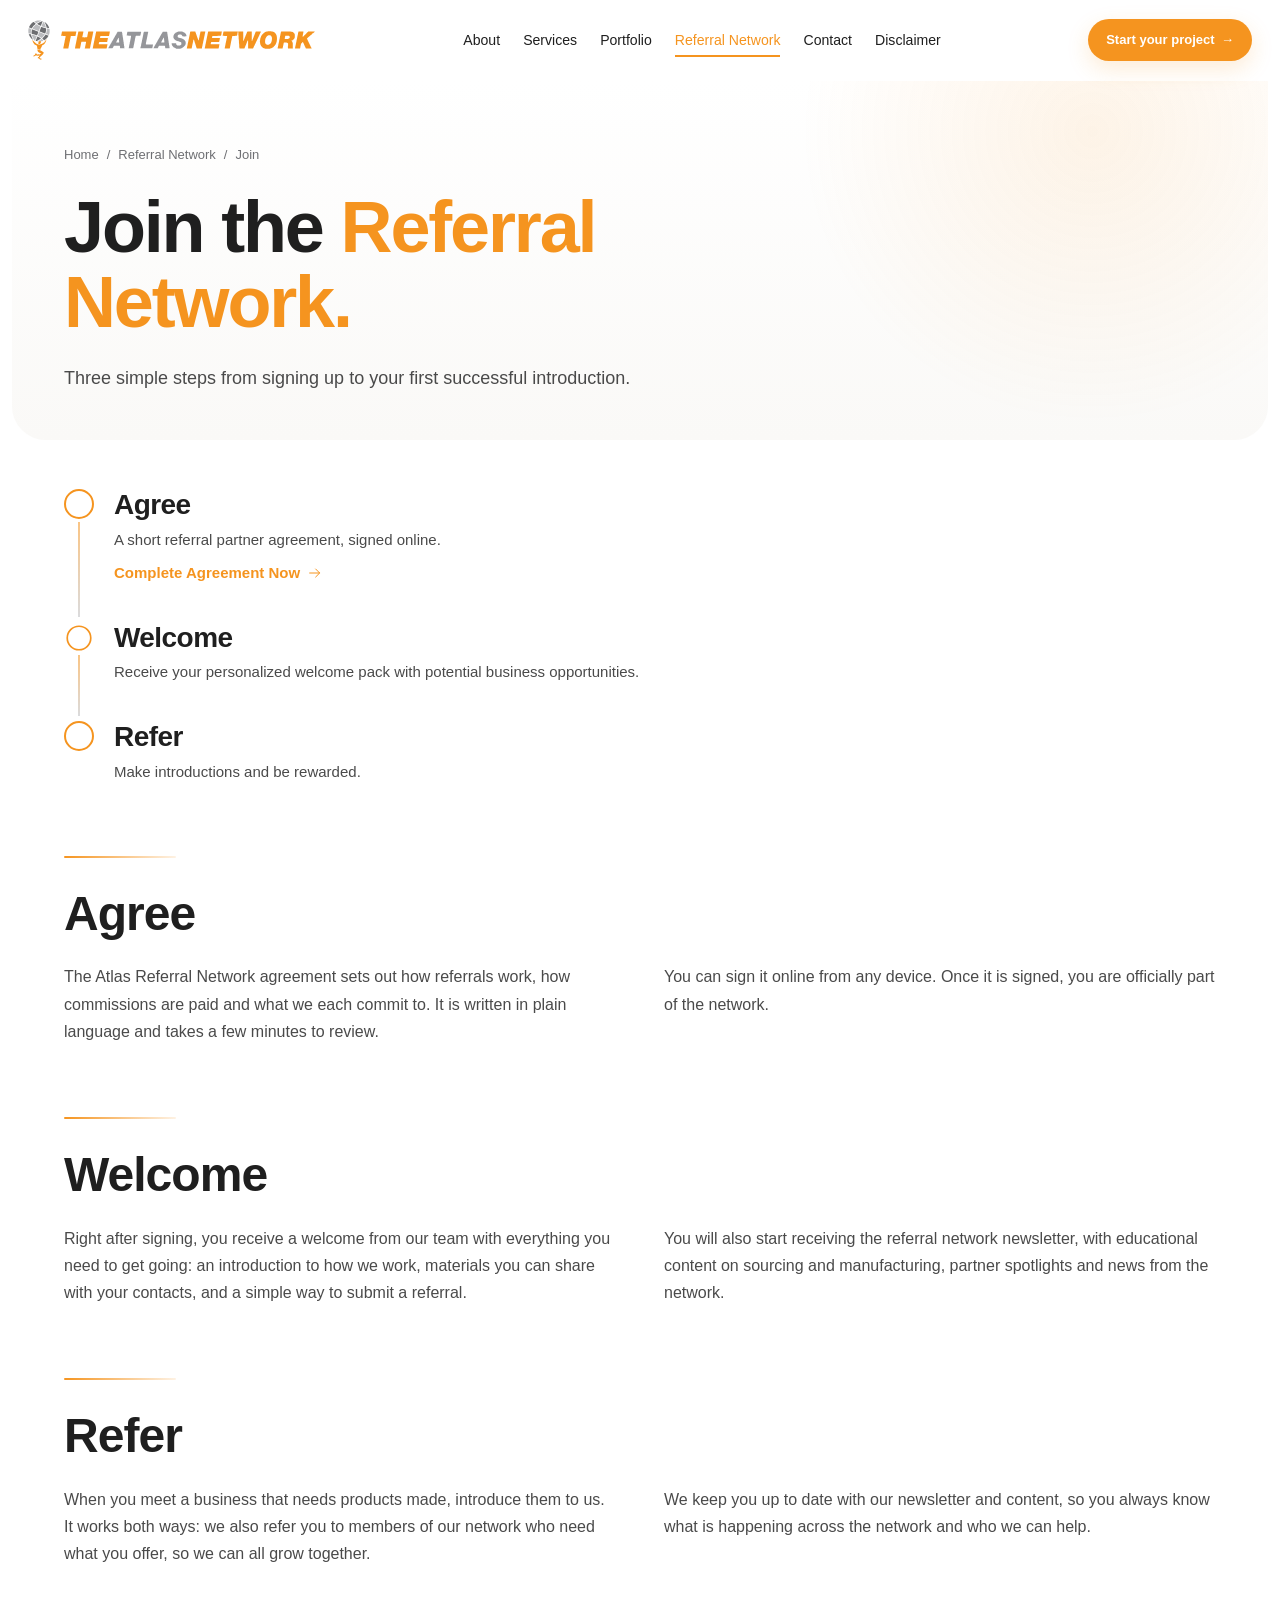
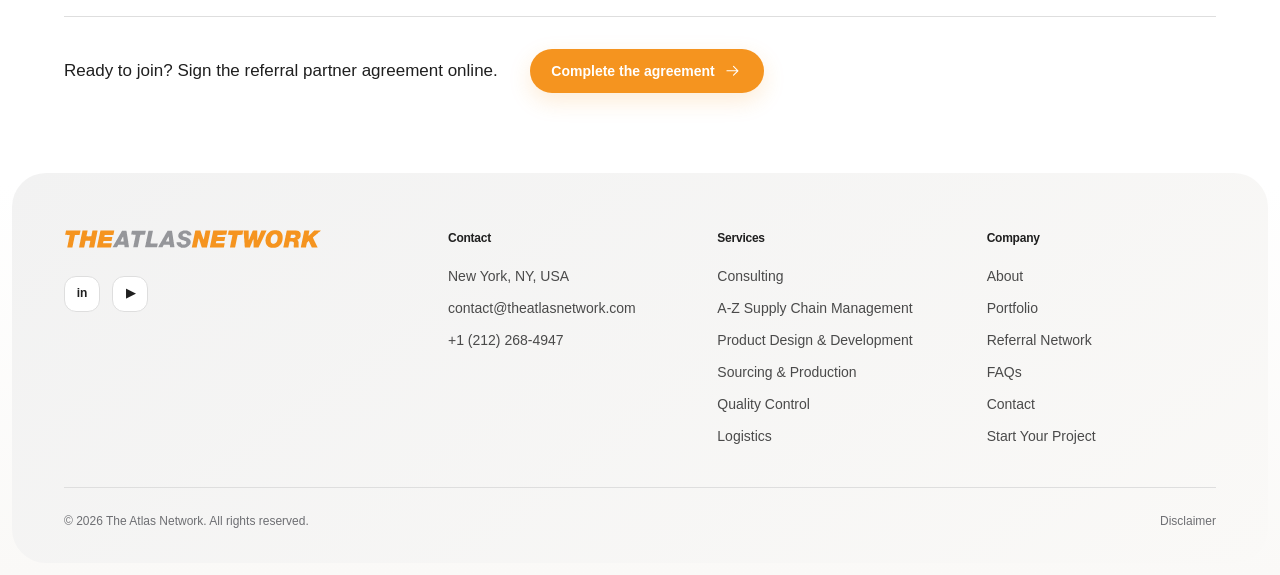
<file: join-referral-network.html>
<!DOCTYPE html>
<html lang="en">
<head>
<meta charset="utf-8"/>
<meta name="viewport" content="width=device-width, initial-scale=1, viewport-fit=cover"/>
<meta name="theme-color" content="#ffffff"/>
<title>Join the Referral Network | The Atlas Network</title>
<meta name="description" content="The Atlas Network is a full-service supply chain company that manages your product end-to-end - concept and design, manufacturing, quality control, global logistics, customs and delivery."/>
<meta name="robots" content="noindex, follow"/>
<link href="assets/css/site.css?v=b848f6e9" rel="stylesheet"/>
</head>
<body>

<header class="topbar">
  <div class="container">
    <nav aria-label="Global">
      <a class="logo" href="index.html" aria-label="The Atlas Network - home"><img class="logo-mark" src="assets/images/logo-mark.svg?v=b848f6e9" width="329" height="612" alt=""/><img class="logo-type" src="assets/images/logo-wordmark.svg?v=b848f6e9" width="917" height="71" alt=""/></a>
      <div id="menu" class="menu">
        <a href="about.html">About</a>
        <a href="services.html">Services</a>
        <a href="work.html">Portfolio</a>
        <a href="referral-network.html" aria-current="page">Referral Network</a>
        <a href="contact.html">Contact</a>
        <a href="disclaimer.html">Disclaimer</a>
        <a class="menu-cta" href="start-your-project.html">Start your project <span aria-hidden="true">→</span></a>
      </div>
      <a class="topbar-cta" href="start-your-project.html">Start your project <span aria-hidden="true">→</span></a>
      <button id="menu-btn" class="menu-btn" type="button" aria-expanded="false" aria-controls="menu">
        <span class="sr-only">Open main menu</span>
        <svg width="24" height="24" viewBox="0 0 24 24" fill="none" stroke="currentColor" stroke-width="1.5" aria-hidden="true"><path d="M3.75 6.75h16.5M3.75 12h16.5m-16.5 5.25h16.5" stroke-linecap="round"/></svg>
      </button>
    </nav>
  </div>
</header>

<main id="top">
  <section class="page-head">
    <div class="container">
      <nav class="crumbs" aria-label="Breadcrumb"><a href="index.html">Home</a><span aria-hidden="true">/</span><a href="referral-network.html">Referral Network</a><span aria-hidden="true">/</span><span>Join</span></nav>
      <h1>Join the <span>Referral Network.</span></h1>
      <p class="lead">Three simple steps from signing up to your first successful introduction.</p>
    </div>
  </section>

  <section class="section" style="padding-top:3rem">
    <div class="container">
      <ol class="timeline" aria-label="Steps to join">
          <li><a class="tl-head hover-title" href="#sign"><span class="tl-dot" aria-hidden="true"></span><h3>Agree</h3></a><p>A short referral partner agreement, signed online.</p><a class="tl-action" href="#">Complete Agreement Now <svg class="arrow" viewBox="0 0 24 24" fill="none" stroke="currentColor" stroke-width="1.5" stroke-linecap="round" stroke-linejoin="round" aria-hidden="true"><path d="M4 12h15m-6-6 6 6-6 6"/></svg></a></li>
          <li><a class="tl-head hover-title" href="#welcome"><span class="tl-dot" aria-hidden="true"></span><h3>Welcome</h3></a><p>Receive your personalized welcome pack with potential business opportunities.</p></li>
          <li><a class="tl-head hover-title" href="#refer"><span class="tl-dot" aria-hidden="true"></span><h3>Refer</h3></a><p>Make introductions and be rewarded.</p></li>
      </ol>
    </div>
  </section>

  <section id="sign" class="detail join-step">
    <div class="container">
      <div class="detail-head"><h2>Agree</h2></div>
      <div class="prose-cols">
        <p>The Atlas Referral Network agreement sets out how referrals work, how commissions are paid and what we each commit to. It is written in plain language and takes a few minutes to review.</p>
        <p>You can sign it online from any device. Once it is signed, you are officially part of the network.</p>
      </div>
    </div>
  </section>
  <section id="welcome" class="detail join-step">
    <div class="container">
      <div class="detail-head"><h2>Welcome</h2></div>
      <div class="prose-cols">
        <p>Right after signing, you receive a welcome from our team with everything you need to get going: an introduction to how we work, materials you can share with your contacts, and a simple way to submit a referral.</p>
        <p>You will also start receiving the referral network newsletter, with educational content on sourcing and manufacturing, partner spotlights and news from the network.</p>
      </div>
    </div>
  </section>
  <section id="refer" class="detail join-step">
    <div class="container">
      <div class="detail-head"><h2>Refer</h2></div>
      <div class="prose-cols">
        <p>When you meet a business that needs products made, introduce them to us. It works both ways: we also refer you to members of our network who need what you offer, so we can all grow together.</p>
        <p>We keep you up to date with our newsletter and content, so you always know what is happening across the network and who we can help.</p>
      </div>
    </div>
  </section>
  <div class="container">
    <div class="join-cta">
      <p>Ready to join? Sign the referral partner agreement online.</p>
      <a class="btn btn--pill" href="#">Complete the agreement <svg class="arrow" viewBox="0 0 24 24" fill="none" stroke="currentColor" stroke-width="1.5" stroke-linecap="round" stroke-linejoin="round" aria-hidden="true"><path d="M4 12h15m-6-6 6 6-6 6"/></svg></a>
    </div>
  </div>
</main>

<footer id="contact">
  <div class="container">
    <div class="footer-cols">
      <div>
        <a class="logo" href="index.html" aria-label="The Atlas Network - home"><img class="logo-type" src="assets/images/logo-wordmark.svg?v=b848f6e9" width="917" height="71" alt=""/></a>
        <div class="social">
          <a href="https://www.linkedin.com/in/theatlasnetwork/" aria-label="LinkedIn">in</a>
          <a href="https://www.youtube.com/@theatlasnetworkllc596" aria-label="YouTube">▶</a>
        </div>
      </div>
      <div>
        <h3>Contact</h3>
        <ul>
          <li>New York, NY, USA</li>
          <li><a href="mailto:contact@theatlasnetwork.com">contact@theatlasnetwork.com</a></li>
          <li><a href="tel:+12122684947">+1 (212) 268-4947</a></li>
        </ul>
      </div>
      <div>
        <h3>Services</h3>
        <ul>
          <li><a href="services.html#consulting">Consulting</a></li>
          <li><a href="services.html#supply-chain">A&#8209;Z Supply Chain Management</a></li>
          <li><a href="services.html#product-design">Product Design &amp; Development</a></li>
          <li><a href="services.html#sourcing-production">Sourcing &amp; Production</a></li>
          <li><a href="services.html#quality-control">Quality Control</a></li>
          <li><a href="services.html#logistics">Logistics</a></li>
        </ul>
      </div>
      <div>
        <h3>Company</h3>
        <ul><li><a href="about.html">About</a></li><li><a href="work.html">Portfolio</a></li><li><a href="referral-network.html">Referral Network</a></li><li><a href="faq.html">FAQs</a></li><li><a href="contact.html">Contact</a></li><li><a href="start-your-project.html">Start Your Project</a></li></ul>
      </div>
    </div>
    <div class="legal">
      <p>© 2026 The Atlas Network. All rights reserved.</p>
      <div><a href="disclaimer.html">Disclaimer</a></div>
    </div>
  </div>
</footer>

<script src="assets/js/site.js?v=b848f6e9"></script>
</body>
</html>
</file>
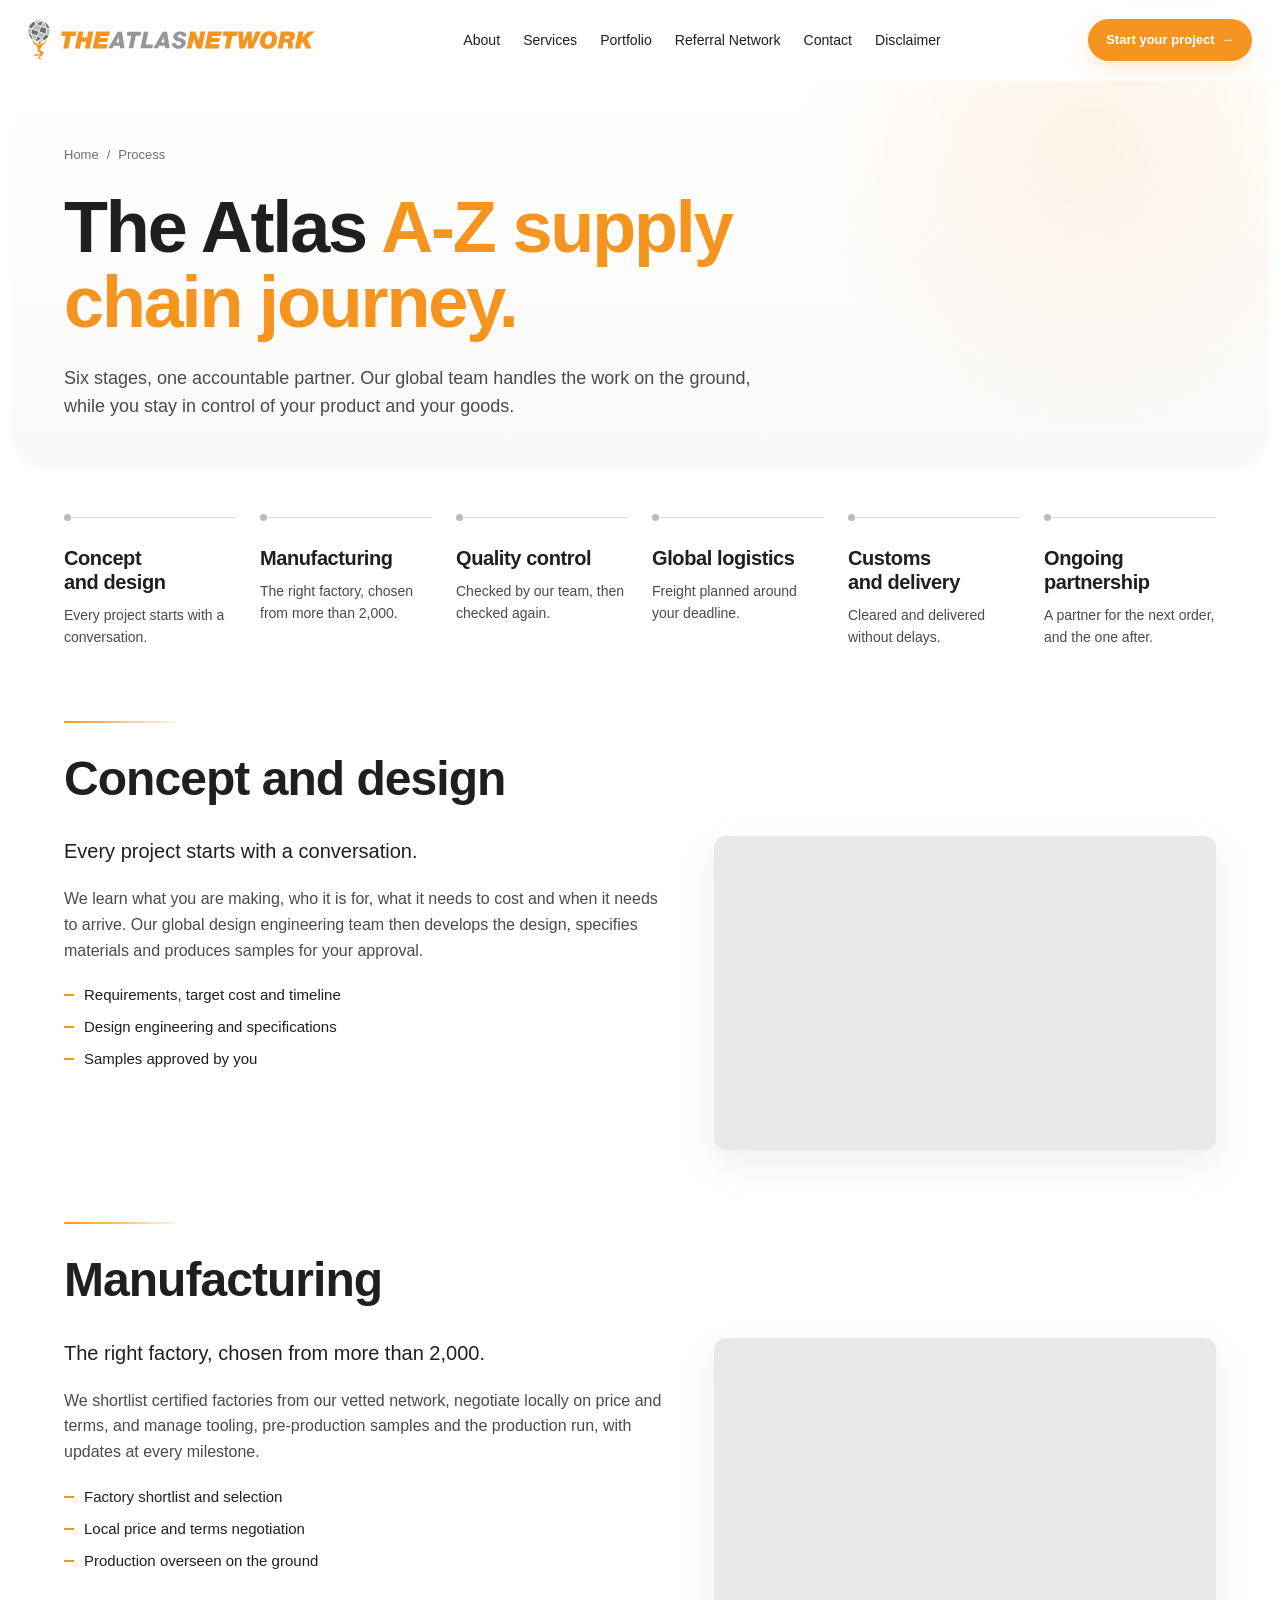
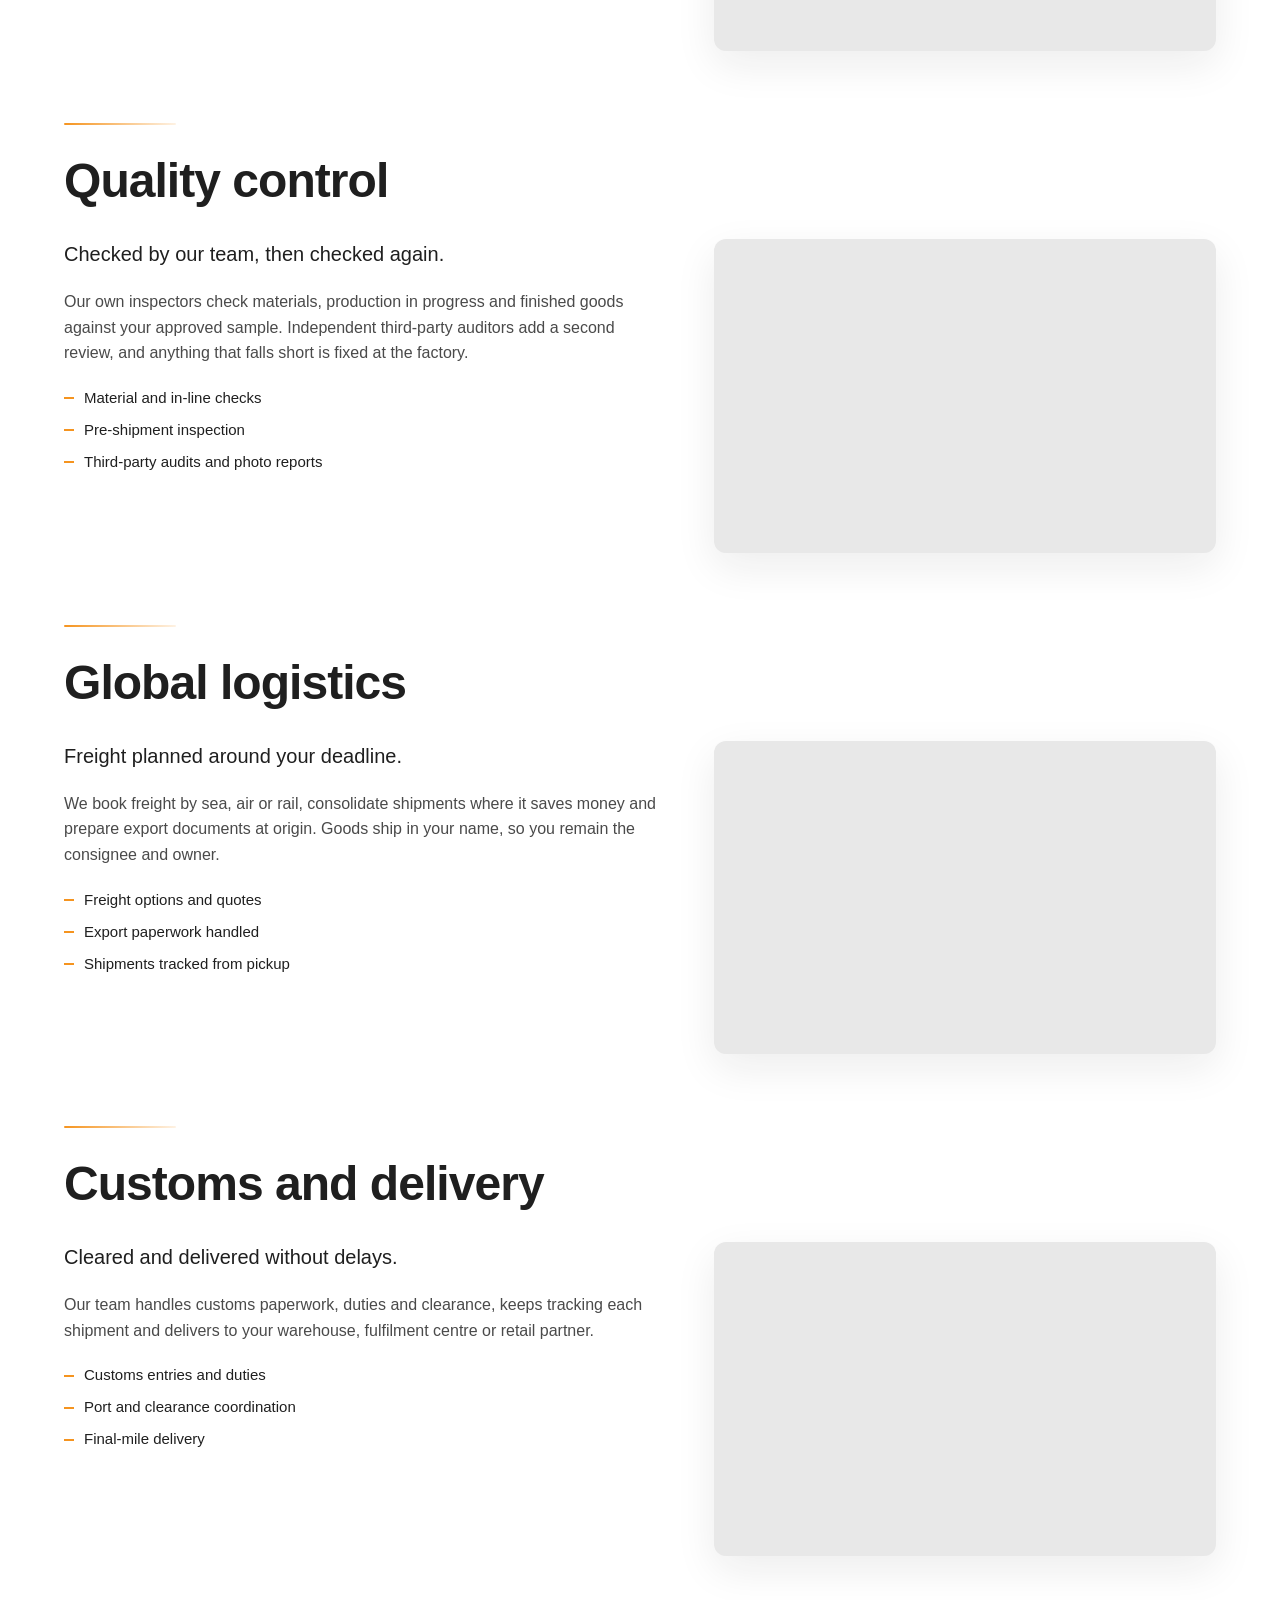
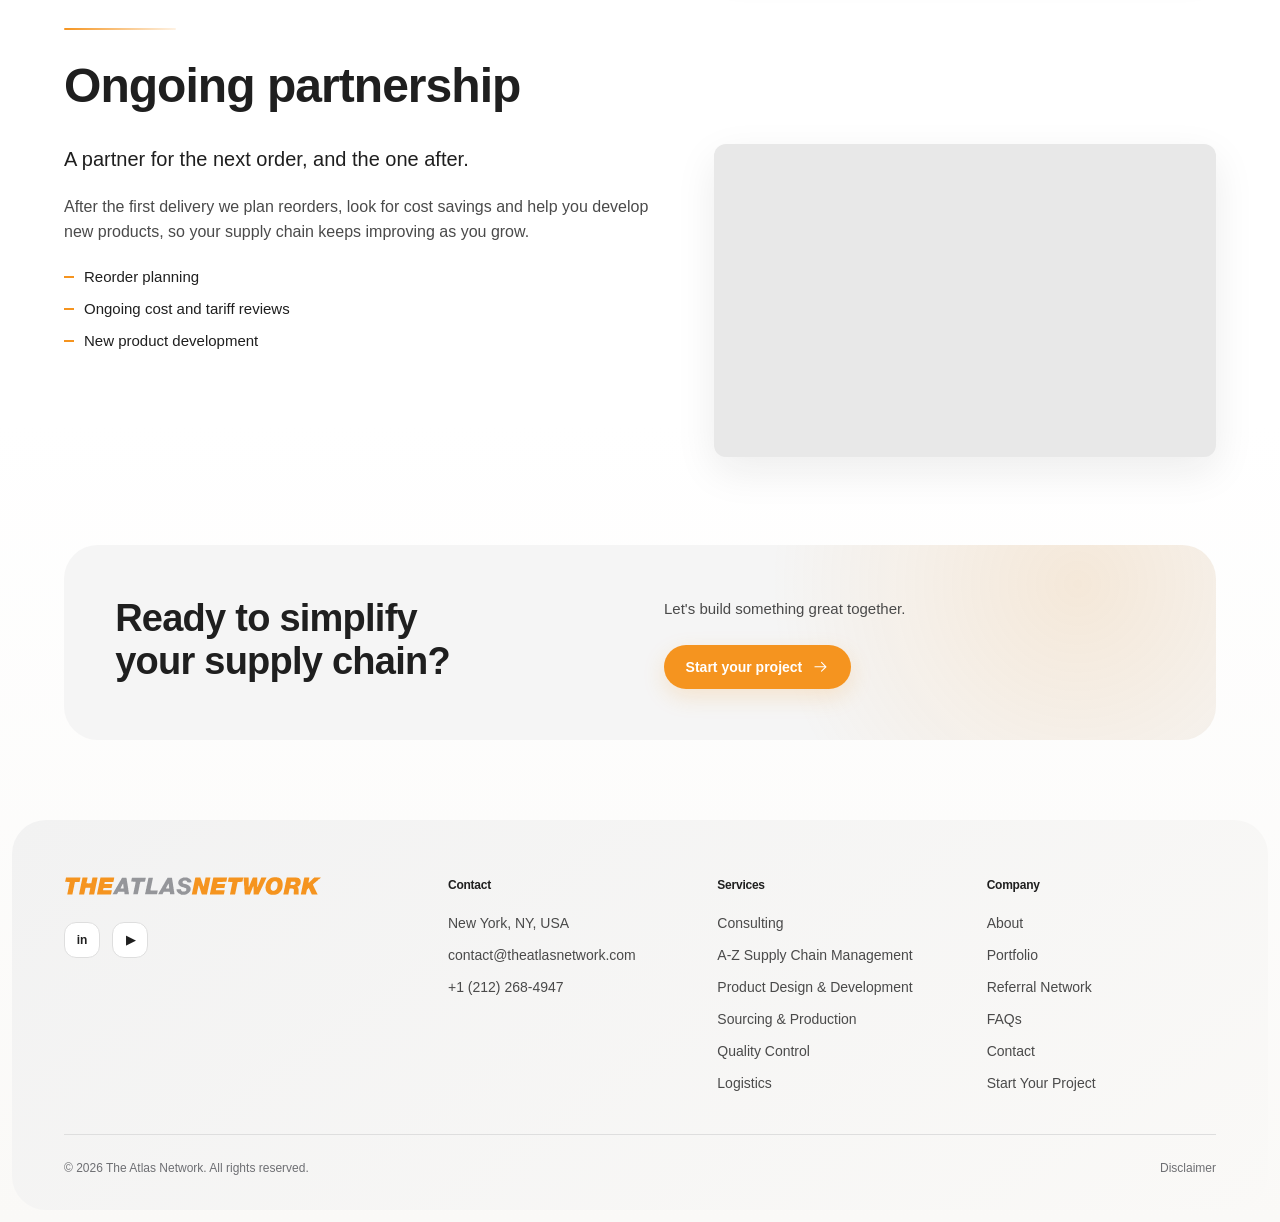
<file: process.html>
<!DOCTYPE html>
<html lang="en">
<head>
<meta charset="utf-8"/>
<meta name="viewport" content="width=device-width, initial-scale=1, viewport-fit=cover"/>
<meta name="theme-color" content="#ffffff"/>
<title>Process | The Atlas Network</title>
<meta name="description" content="The Atlas Network is a full-service supply chain company that manages your product end-to-end - concept and design, manufacturing, quality control, global logistics, customs and delivery."/>
<meta name="robots" content="noindex, follow"/>
<link href="assets/css/site.css?v=b848f6e9" rel="stylesheet"/>
</head>
<body>

<header class="topbar">
  <div class="container">
    <nav aria-label="Global">
      <a class="logo" href="index.html" aria-label="The Atlas Network - home"><img class="logo-mark" src="assets/images/logo-mark.svg?v=b848f6e9" width="329" height="612" alt=""/><img class="logo-type" src="assets/images/logo-wordmark.svg?v=b848f6e9" width="917" height="71" alt=""/></a>
      <div id="menu" class="menu">
        <a href="about.html">About</a>
        <a href="services.html">Services</a>
        <a href="work.html">Portfolio</a>
        <a href="referral-network.html">Referral Network</a>
        <a href="contact.html">Contact</a>
        <a href="disclaimer.html">Disclaimer</a>
        <a class="menu-cta" href="start-your-project.html">Start your project <span aria-hidden="true">→</span></a>
      </div>
      <a class="topbar-cta" href="start-your-project.html">Start your project <span aria-hidden="true">→</span></a>
      <button id="menu-btn" class="menu-btn" type="button" aria-expanded="false" aria-controls="menu">
        <span class="sr-only">Open main menu</span>
        <svg width="24" height="24" viewBox="0 0 24 24" fill="none" stroke="currentColor" stroke-width="1.5" aria-hidden="true"><path d="M3.75 6.75h16.5M3.75 12h16.5m-16.5 5.25h16.5" stroke-linecap="round"/></svg>
      </button>
    </nav>
  </div>
</header>

<main id="top">
  <section class="page-head">
    <div class="container">
      <nav class="crumbs" aria-label="Breadcrumb"><a href="index.html">Home</a><span aria-hidden="true">/</span><span>Process</span></nav>
      <h1>The Atlas <span>A&#8209;Z supply chain journey.</span></h1>
      <p class="lead">Six stages, one accountable partner. Our global team handles the work on the ground, while you stay in control of your product and your goods.</p>
    </div>
  </section>

  <section class="section" style="padding-top:3rem">
    <div class="container">
      <ol class="steps">
        <li class="step hover-title"><a href="#concept"><h3>Concept and design</h3><p>Every project starts with a conversation.</p></a></li>
        <li class="step hover-title"><a href="#manufacturing"><h3>Manufacturing</h3><p>The right factory, chosen from more than 2,000.</p></a></li>
        <li class="step hover-title"><a href="#quality"><h3>Quality control</h3><p>Checked by our team, then checked again.</p></a></li>
        <li class="step hover-title"><a href="#logistics"><h3>Global logistics</h3><p>Freight planned around your deadline.</p></a></li>
        <li class="step hover-title"><a href="#delivery"><h3>Customs and delivery</h3><p>Cleared and delivered without delays.</p></a></li>
        <li class="step hover-title"><a href="#partnership"><h3>Ongoing partnership</h3><p>A partner for the next order, and the one after.</p></a></li>
      </ol>
    </div>
  </section>
  <section id="concept" class="detail detail--compact">
    <div class="container">
      <div class="detail-head"><h2>Concept and design</h2></div>
      <div class="detail-grid">
        <div class="detail-body">
          <p class="lead">Every project starts with a conversation.</p>
          <p>We learn what you are making, who it is for, what it needs to cost and when it needs to arrive. Our global design engineering team then develops the design, specifies materials and produces samples for your approval.</p>
          <ul class="ticks"><li>Requirements, target cost and timeline</li><li>Design engineering and specifications</li><li>Samples approved by you</li></ul>
        </div>
        <div class="detail-media"><!-- Add a photo for this step: <img src="..." alt=""/> --></div>
      </div>
    </div>
  </section>
  <section id="manufacturing" class="detail detail--compact">
    <div class="container">
      <div class="detail-head"><h2>Manufacturing</h2></div>
      <div class="detail-grid">
        <div class="detail-body">
          <p class="lead">The right factory, chosen from more than 2,000.</p>
          <p>We shortlist certified factories from our vetted network, negotiate locally on price and terms, and manage tooling, pre-production samples and the production run, with updates at every milestone.</p>
          <ul class="ticks"><li>Factory shortlist and selection</li><li>Local price and terms negotiation</li><li>Production overseen on the ground</li></ul>
        </div>
        <div class="detail-media"><!-- Add a photo for this step: <img src="..." alt=""/> --></div>
      </div>
    </div>
  </section>
  <section id="quality" class="detail detail--compact">
    <div class="container">
      <div class="detail-head"><h2>Quality control</h2></div>
      <div class="detail-grid">
        <div class="detail-body">
          <p class="lead">Checked by our team, then checked again.</p>
          <p>Our own inspectors check materials, production in progress and finished goods against your approved sample. Independent third-party auditors add a second review, and anything that falls short is fixed at the factory.</p>
          <ul class="ticks"><li>Material and in-line checks</li><li>Pre-shipment inspection</li><li>Third-party audits and photo reports</li></ul>
        </div>
        <div class="detail-media"><!-- Add a photo for this step: <img src="..." alt=""/> --></div>
      </div>
    </div>
  </section>
  <section id="logistics" class="detail detail--compact">
    <div class="container">
      <div class="detail-head"><h2>Global logistics</h2></div>
      <div class="detail-grid">
        <div class="detail-body">
          <p class="lead">Freight planned around your deadline.</p>
          <p>We book freight by sea, air or rail, consolidate shipments where it saves money and prepare export documents at origin. Goods ship in your name, so you remain the consignee and owner.</p>
          <ul class="ticks"><li>Freight options and quotes</li><li>Export paperwork handled</li><li>Shipments tracked from pickup</li></ul>
        </div>
        <div class="detail-media"><!-- Add a photo for this step: <img src="..." alt=""/> --></div>
      </div>
    </div>
  </section>
  <section id="delivery" class="detail detail--compact">
    <div class="container">
      <div class="detail-head"><h2>Customs and delivery</h2></div>
      <div class="detail-grid">
        <div class="detail-body">
          <p class="lead">Cleared and delivered without delays.</p>
          <p>Our team handles customs paperwork, duties and clearance, keeps tracking each shipment and delivers to your warehouse, fulfilment centre or retail partner.</p>
          <ul class="ticks"><li>Customs entries and duties</li><li>Port and clearance coordination</li><li>Final-mile delivery</li></ul>
        </div>
        <div class="detail-media"><!-- Add a photo for this step: <img src="..." alt=""/> --></div>
      </div>
    </div>
  </section>
  <section id="partnership" class="detail detail--compact">
    <div class="container">
      <div class="detail-head"><h2>Ongoing partnership</h2></div>
      <div class="detail-grid">
        <div class="detail-body">
          <p class="lead">A partner for the next order, and the one after.</p>
          <p>After the first delivery we plan reorders, look for cost savings and help you develop new products, so your supply chain keeps improving as you grow.</p>
          <ul class="ticks"><li>Reorder planning</li><li>Ongoing cost and tariff reviews</li><li>New product development</li></ul>
        </div>
        <div class="detail-media"><!-- Add a photo for this step: <img src="..." alt=""/> --></div>
      </div>
    </div>
  </section>

  <!-- Closing call to action -->
  <div class="container cta">
    <div class="split">
      <h2>Ready to simplify your supply chain?</h2>
      <div>
        <p>Let's build something great together.</p>
        <a class="btn btn--pill" href="start-your-project.html#project-form">Start your project
          <svg class="arrow" viewBox="0 0 24 24" fill="none" stroke="currentColor" stroke-width="1.5" stroke-linecap="round" stroke-linejoin="round" aria-hidden="true"><path d="M4 12h15m-6-6 6 6-6 6"/></svg></a>
      </div>
    </div>
  </div>
</main>

<footer id="contact">
  <div class="container">
    <div class="footer-cols">
      <div>
        <a class="logo" href="index.html" aria-label="The Atlas Network - home"><img class="logo-type" src="assets/images/logo-wordmark.svg?v=b848f6e9" width="917" height="71" alt=""/></a>
        <div class="social">
          <a href="https://www.linkedin.com/in/theatlasnetwork/" aria-label="LinkedIn">in</a>
          <a href="https://www.youtube.com/@theatlasnetworkllc596" aria-label="YouTube">▶</a>
        </div>
      </div>
      <div>
        <h3>Contact</h3>
        <ul>
          <li>New York, NY, USA</li>
          <li><a href="mailto:contact@theatlasnetwork.com">contact@theatlasnetwork.com</a></li>
          <li><a href="tel:+12122684947">+1 (212) 268-4947</a></li>
        </ul>
      </div>
      <div>
        <h3>Services</h3>
        <ul>
          <li><a href="services.html#consulting">Consulting</a></li>
          <li><a href="services.html#supply-chain">A&#8209;Z Supply Chain Management</a></li>
          <li><a href="services.html#product-design">Product Design &amp; Development</a></li>
          <li><a href="services.html#sourcing-production">Sourcing &amp; Production</a></li>
          <li><a href="services.html#quality-control">Quality Control</a></li>
          <li><a href="services.html#logistics">Logistics</a></li>
        </ul>
      </div>
      <div>
        <h3>Company</h3>
        <ul><li><a href="about.html">About</a></li><li><a href="work.html">Portfolio</a></li><li><a href="referral-network.html">Referral Network</a></li><li><a href="faq.html">FAQs</a></li><li><a href="contact.html">Contact</a></li><li><a href="start-your-project.html">Start Your Project</a></li></ul>
      </div>
    </div>
    <div class="legal">
      <p>© 2026 The Atlas Network. All rights reserved.</p>
      <div><a href="disclaimer.html">Disclaimer</a></div>
    </div>
  </div>
</footer>

<script src="assets/js/site.js?v=b848f6e9"></script>
</body>
</html>
</file>
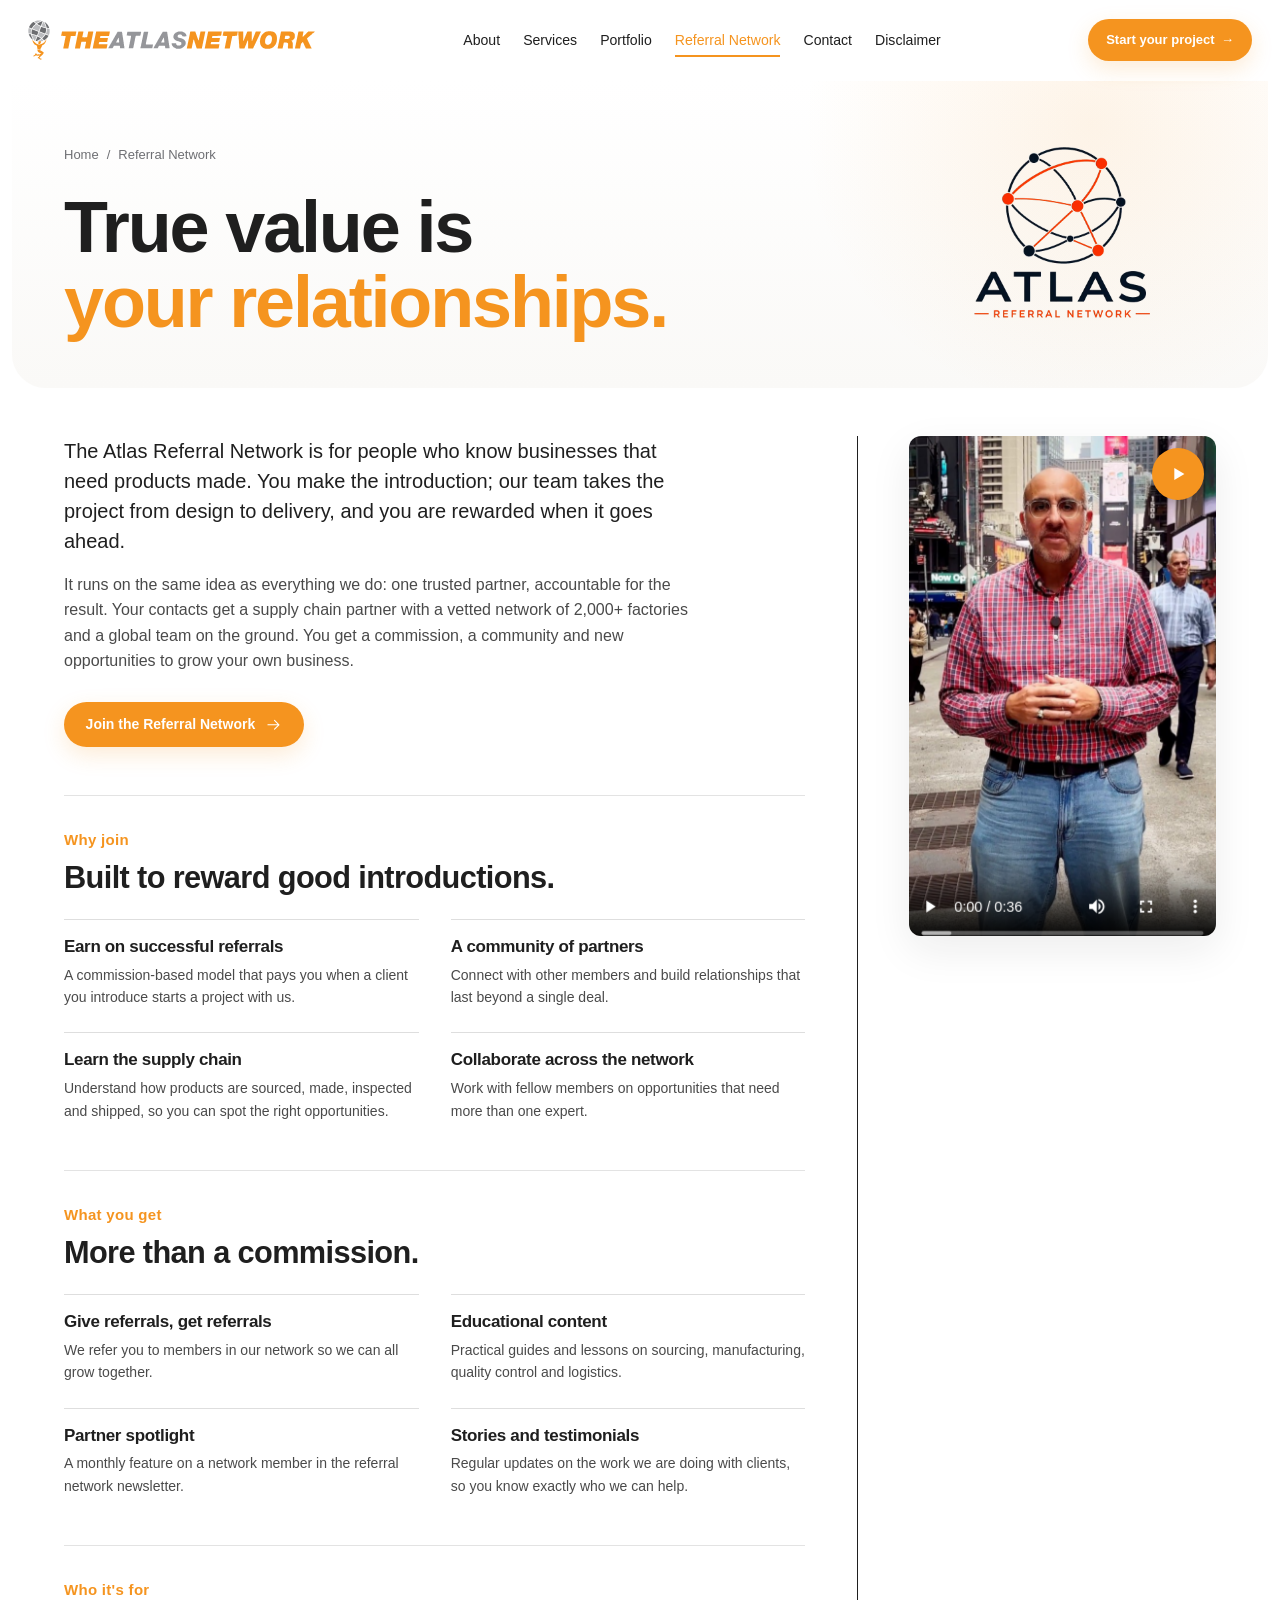
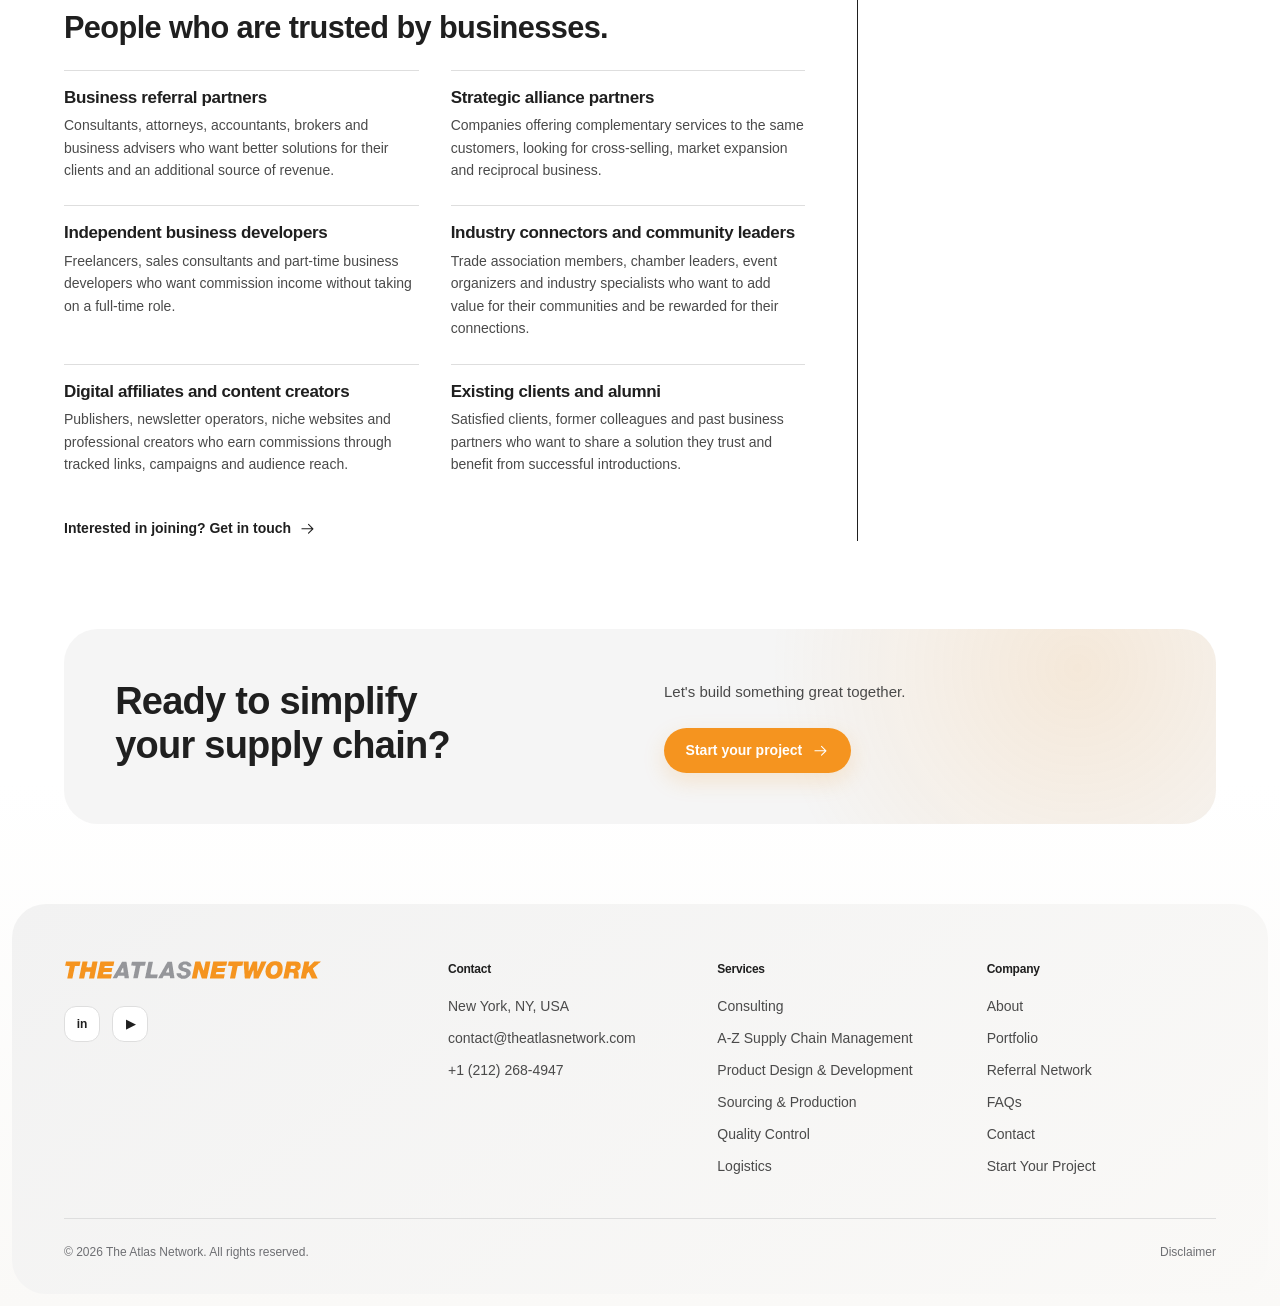
<file: referral-network.html>
<!DOCTYPE html>
<html lang="en">
<head>
<meta charset="utf-8"/>
<meta name="viewport" content="width=device-width, initial-scale=1, viewport-fit=cover"/>
<meta name="theme-color" content="#ffffff"/>
<title>Referral Network | The Atlas Network</title>
<meta name="description" content="The Atlas Network is a full-service supply chain company that manages your product end-to-end - concept and design, manufacturing, quality control, global logistics, customs and delivery."/>
<meta name="robots" content="noindex, follow"/>
<link href="assets/css/site.css?v=b848f6e9" rel="stylesheet"/>
</head>
<body>

<header class="topbar">
  <div class="container">
    <nav aria-label="Global">
      <a class="logo" href="index.html" aria-label="The Atlas Network - home"><img class="logo-mark" src="assets/images/logo-mark.svg?v=b848f6e9" width="329" height="612" alt=""/><img class="logo-type" src="assets/images/logo-wordmark.svg?v=b848f6e9" width="917" height="71" alt=""/></a>
      <div id="menu" class="menu">
        <a href="about.html">About</a>
        <a href="services.html">Services</a>
        <a href="work.html">Portfolio</a>
        <a href="referral-network.html" aria-current="page">Referral Network</a>
        <a href="contact.html">Contact</a>
        <a href="disclaimer.html">Disclaimer</a>
        <a class="menu-cta" href="start-your-project.html">Start your project <span aria-hidden="true">→</span></a>
      </div>
      <a class="topbar-cta" href="start-your-project.html">Start your project <span aria-hidden="true">→</span></a>
      <button id="menu-btn" class="menu-btn" type="button" aria-expanded="false" aria-controls="menu">
        <span class="sr-only">Open main menu</span>
        <svg width="24" height="24" viewBox="0 0 24 24" fill="none" stroke="currentColor" stroke-width="1.5" aria-hidden="true"><path d="M3.75 6.75h16.5M3.75 12h16.5m-16.5 5.25h16.5" stroke-linecap="round"/></svg>
      </button>
    </nav>
  </div>
</header>

<main id="top">
  <section class="page-head page-head--ref">
    <div class="container">
      <nav class="crumbs" aria-label="Breadcrumb"><a href="index.html">Home</a><span aria-hidden="true">/</span><span>Referral Network</span></nav>
      <h1>True value is <span>your relationships.</span></h1>
      <img class="ref-logo ref-logo--head" src="assets/images/atlas-referral-logo.png" width="538" height="522" alt="Atlas Referral Network logo"/>
    </div>
  </section>

  <section class="section" style="padding-top:3rem">
    <div class="container">
      <div class="referral-split">
        <div class="referral-text">
          <p class="lead">The Atlas Referral Network is for people who know businesses that need products made. You make the introduction; our team takes the project from design to delivery, and you are rewarded when it goes ahead.</p>
          <p>It runs on the same idea as everything we do: one trusted partner, accountable for the result. Your contacts get a supply chain partner with a vetted network of 2,000+ factories and a global team on the ground. You get a commission, a community and new opportunities to grow your own business.</p>
          <div class="ref-cta"><a class="btn btn--pill" href="join-referral-network.html">Join the Referral Network <svg class="arrow" viewBox="0 0 24 24" fill="none" stroke="currentColor" stroke-width="1.5" stroke-linecap="round" stroke-linejoin="round" aria-hidden="true"><path d="M4 12h15m-6-6 6 6-6 6"/></svg></a></div>
          <div class="ref-block">
            <span class="eyebrow">Why join</span>
            <h2>Built to reward good introductions.</h2>
            <ul class="ref-list">
              <li class="hover-title"><h3>Earn on successful referrals</h3><p>A commission-based model that pays you when a client you introduce starts a project with us.</p></li>
              <li class="hover-title"><h3>A community of partners</h3><p>Connect with other members and build relationships that last beyond a single deal.</p></li>
              <li class="hover-title"><h3>Learn the supply chain</h3><p>Understand how products are sourced, made, inspected and shipped, so you can spot the right opportunities.</p></li>
              <li class="hover-title"><h3>Collaborate across the network</h3><p>Work with fellow members on opportunities that need more than one expert.</p></li>
            </ul>
          </div>
          <div class="ref-block">
            <span class="eyebrow">What you get</span>
            <h2>More than a commission.</h2>
            <ul class="ref-list">
              <li class="hover-title"><h3>Give referrals, get referrals</h3><p>We refer you to members in our network so we can all grow together.</p></li>
              <li class="hover-title"><h3>Educational content</h3><p>Practical guides and lessons on sourcing, manufacturing, quality control and logistics.</p></li>
              <li class="hover-title"><h3>Partner spotlight</h3><p>A monthly feature on a network member in the referral network newsletter.</p></li>
              <li class="hover-title"><h3>Stories and testimonials</h3><p>Regular updates on the work we are doing with clients, so you know exactly who we can help.</p></li>
            </ul>
          </div>
          <div class="ref-block">
            <span class="eyebrow">Who it's for</span>
            <h2>People who are trusted by businesses.</h2>
            <ul class="ref-list">
              <li class="hover-title"><h3>Business referral partners</h3><p>Consultants, attorneys, accountants, brokers and business advisers who want better solutions for their clients and an additional source of revenue.</p></li>
              <li class="hover-title"><h3>Strategic alliance partners</h3><p>Companies offering complementary services to the same customers, looking for cross-selling, market expansion and reciprocal business.</p></li>
              <li class="hover-title"><h3>Independent business developers</h3><p>Freelancers, sales consultants and part-time business developers who want commission income without taking on a full-time role.</p></li>
              <li class="hover-title"><h3>Industry connectors and community leaders</h3><p>Trade association members, chamber leaders, event organizers and industry specialists who want to add value for their communities and be rewarded for their connections.</p></li>
              <li class="hover-title"><h3>Digital affiliates and content creators</h3><p>Publishers, newsletter operators, niche websites and professional creators who earn commissions through tracked links, campaigns and audience reach.</p></li>
              <li class="hover-title"><h3>Existing clients and alumni</h3><p>Satisfied clients, former colleagues and past business partners who want to share a solution they trust and benefit from successful introductions.</p></li>
            </ul>
          </div>
          <div class="ref-join"><a class="link-arrow" href="contact.html">Interested in joining? Get in touch <svg class="arrow" viewBox="0 0 24 24" fill="none" stroke="currentColor" stroke-width="1.5" stroke-linecap="round" stroke-linejoin="round" aria-hidden="true"><path d="M4 12h15m-6-6 6 6-6 6"/></svg></a></div>
        </div>
        <div class="referral-video">
          <div class="video-stick">
          <img class="ref-logo ref-logo--stack" src="assets/images/atlas-referral-logo.png" width="538" height="522" alt="Atlas Referral Network logo"/>
          <div class="video-frame">
            <video controls playsinline preload="metadata" poster="assets/video/referral-poster.jpg?v=b848f6e9" aria-label="Referral Network invitation video">
              <source src="assets/video/referral.webm?v=b848f6e9" type="video/webm"/>
              <source src="assets/video/referral.mp4?v=b848f6e9" type="video/mp4"/>
            </video>
            <button class="video-play" type="button" aria-label="Play video"><svg viewBox="0 0 24 24" width="22" height="22" aria-hidden="true"><path d="M8 5.5v13l11-6.5z" fill="currentColor"/></svg></button>
          </div>
          </div>
        </div>
      </div>
    </div>
  </section>


  <!-- Closing call to action -->
  <div class="container cta">
    <div class="split">
      <h2>Ready to simplify your supply chain?</h2>
      <div>
        <p>Let's build something great together.</p>
        <a class="btn btn--pill" href="start-your-project.html#project-form">Start your project
          <svg class="arrow" viewBox="0 0 24 24" fill="none" stroke="currentColor" stroke-width="1.5" stroke-linecap="round" stroke-linejoin="round" aria-hidden="true"><path d="M4 12h15m-6-6 6 6-6 6"/></svg></a>
      </div>
    </div>
  </div>
</main>

<footer id="contact">
  <div class="container">
    <div class="footer-cols">
      <div>
        <a class="logo" href="index.html" aria-label="The Atlas Network - home"><img class="logo-type" src="assets/images/logo-wordmark.svg?v=b848f6e9" width="917" height="71" alt=""/></a>
        <div class="social">
          <a href="https://www.linkedin.com/in/theatlasnetwork/" aria-label="LinkedIn">in</a>
          <a href="https://www.youtube.com/@theatlasnetworkllc596" aria-label="YouTube">▶</a>
        </div>
      </div>
      <div>
        <h3>Contact</h3>
        <ul>
          <li>New York, NY, USA</li>
          <li><a href="mailto:contact@theatlasnetwork.com">contact@theatlasnetwork.com</a></li>
          <li><a href="tel:+12122684947">+1 (212) 268-4947</a></li>
        </ul>
      </div>
      <div>
        <h3>Services</h3>
        <ul>
          <li><a href="services.html#consulting">Consulting</a></li>
          <li><a href="services.html#supply-chain">A&#8209;Z Supply Chain Management</a></li>
          <li><a href="services.html#product-design">Product Design &amp; Development</a></li>
          <li><a href="services.html#sourcing-production">Sourcing &amp; Production</a></li>
          <li><a href="services.html#quality-control">Quality Control</a></li>
          <li><a href="services.html#logistics">Logistics</a></li>
        </ul>
      </div>
      <div>
        <h3>Company</h3>
        <ul><li><a href="about.html">About</a></li><li><a href="work.html">Portfolio</a></li><li><a href="referral-network.html">Referral Network</a></li><li><a href="faq.html">FAQs</a></li><li><a href="contact.html">Contact</a></li><li><a href="start-your-project.html">Start Your Project</a></li></ul>
      </div>
    </div>
    <div class="legal">
      <p>© 2026 The Atlas Network. All rights reserved.</p>
      <div><a href="disclaimer.html">Disclaimer</a></div>
    </div>
  </div>
</footer>

<script src="assets/js/site.js?v=b848f6e9"></script>
</body>
</html>
</file>
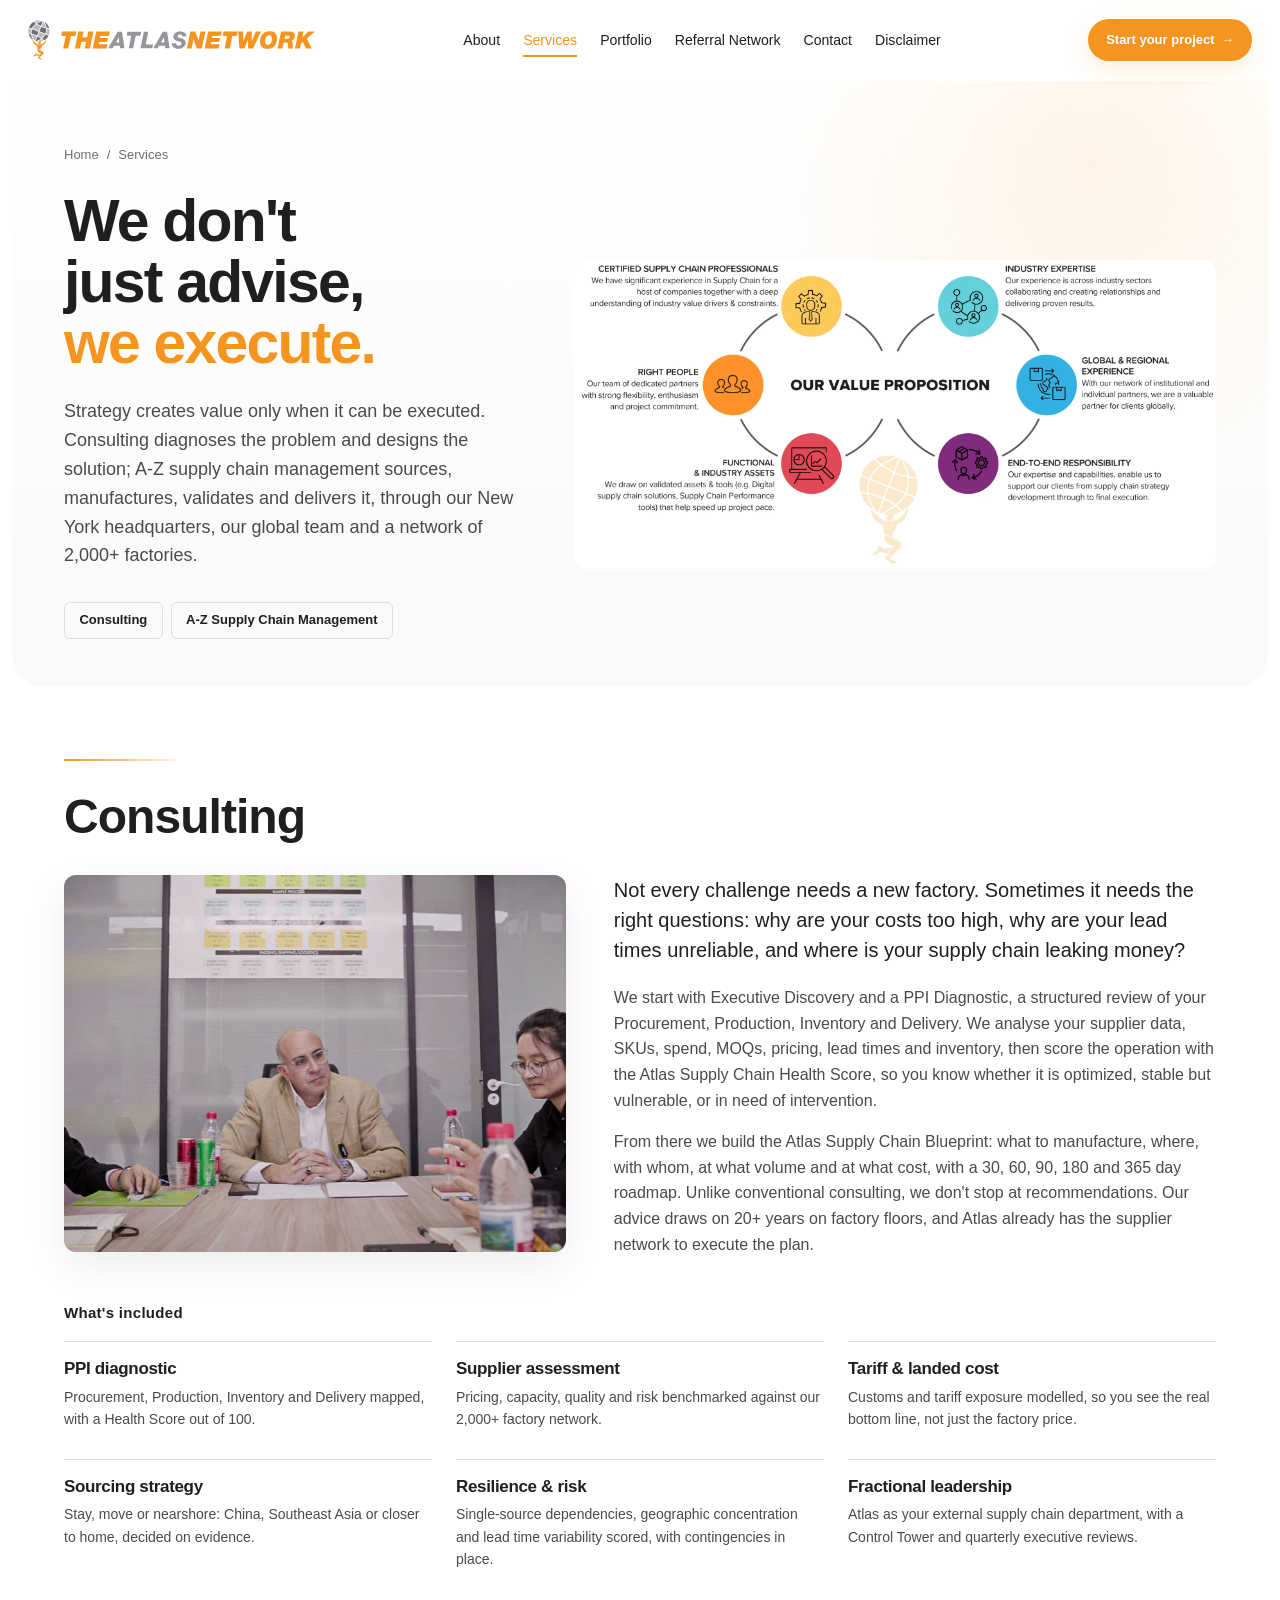
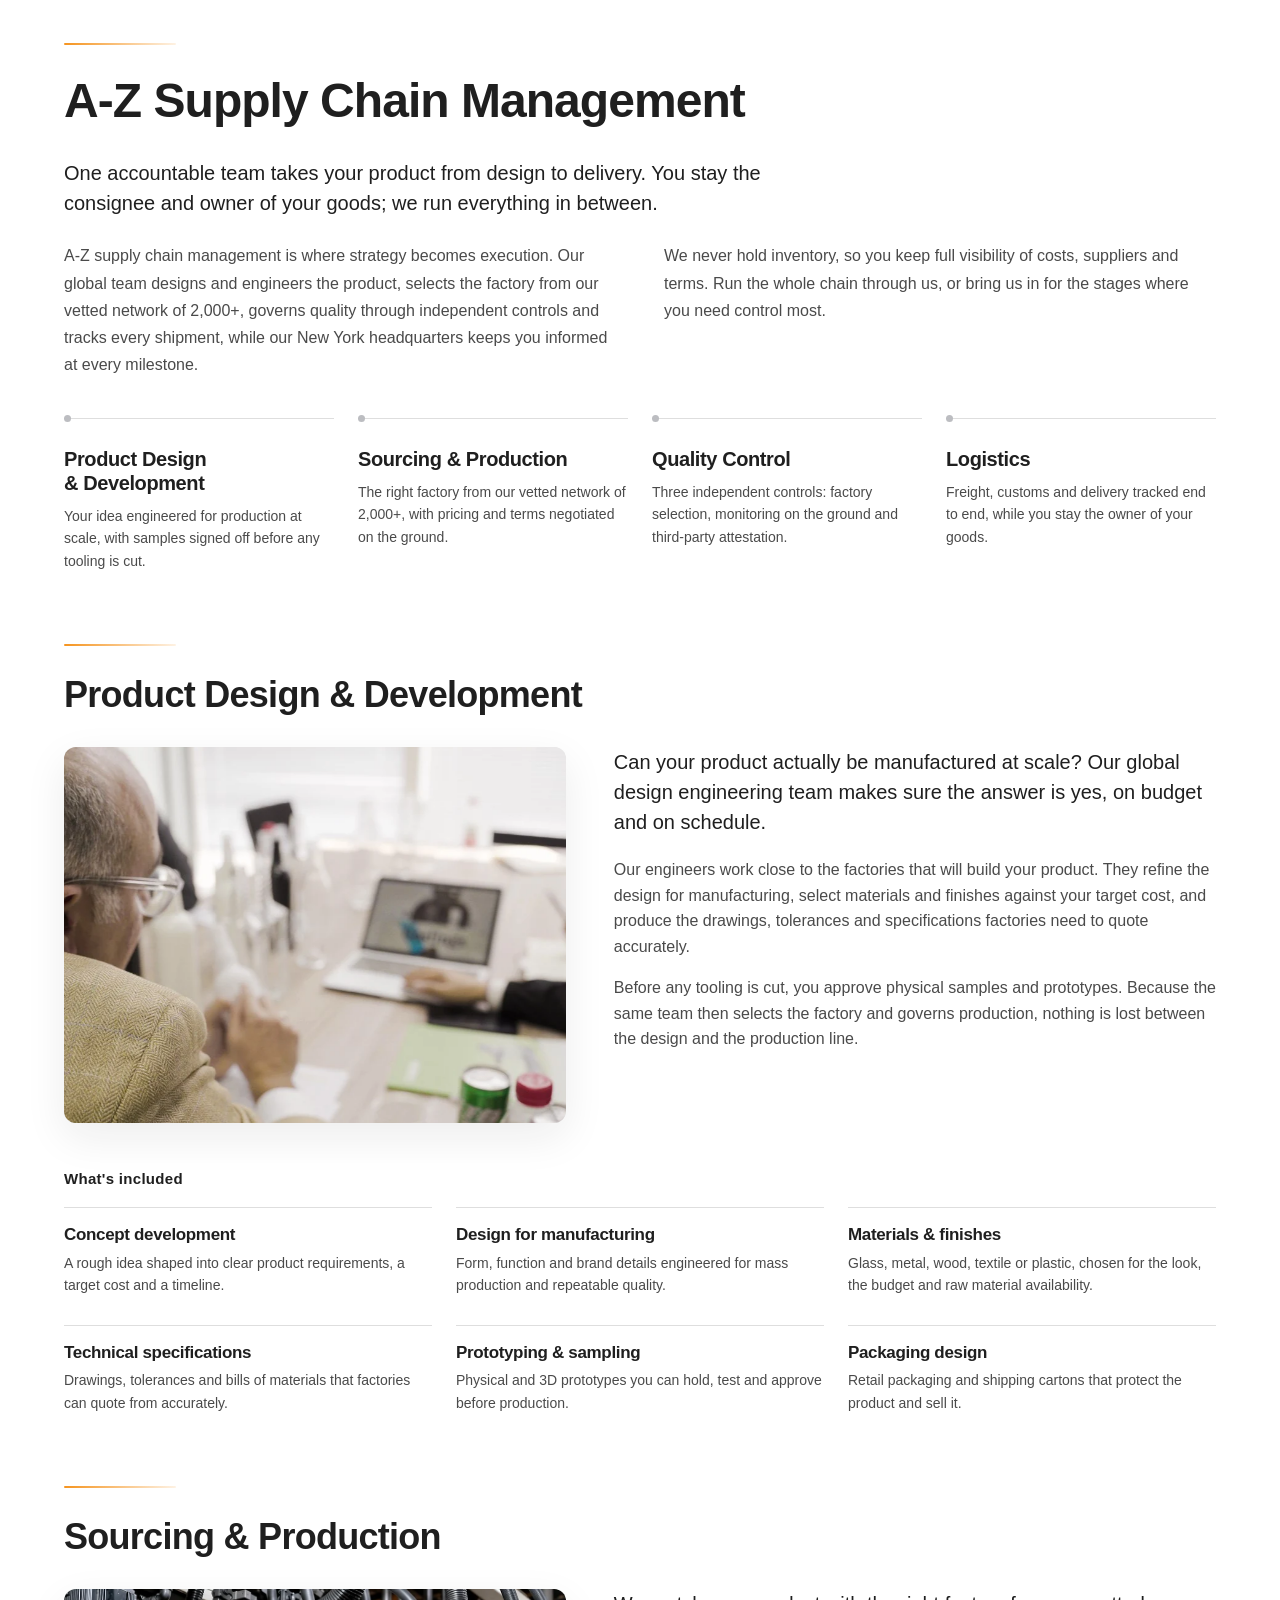
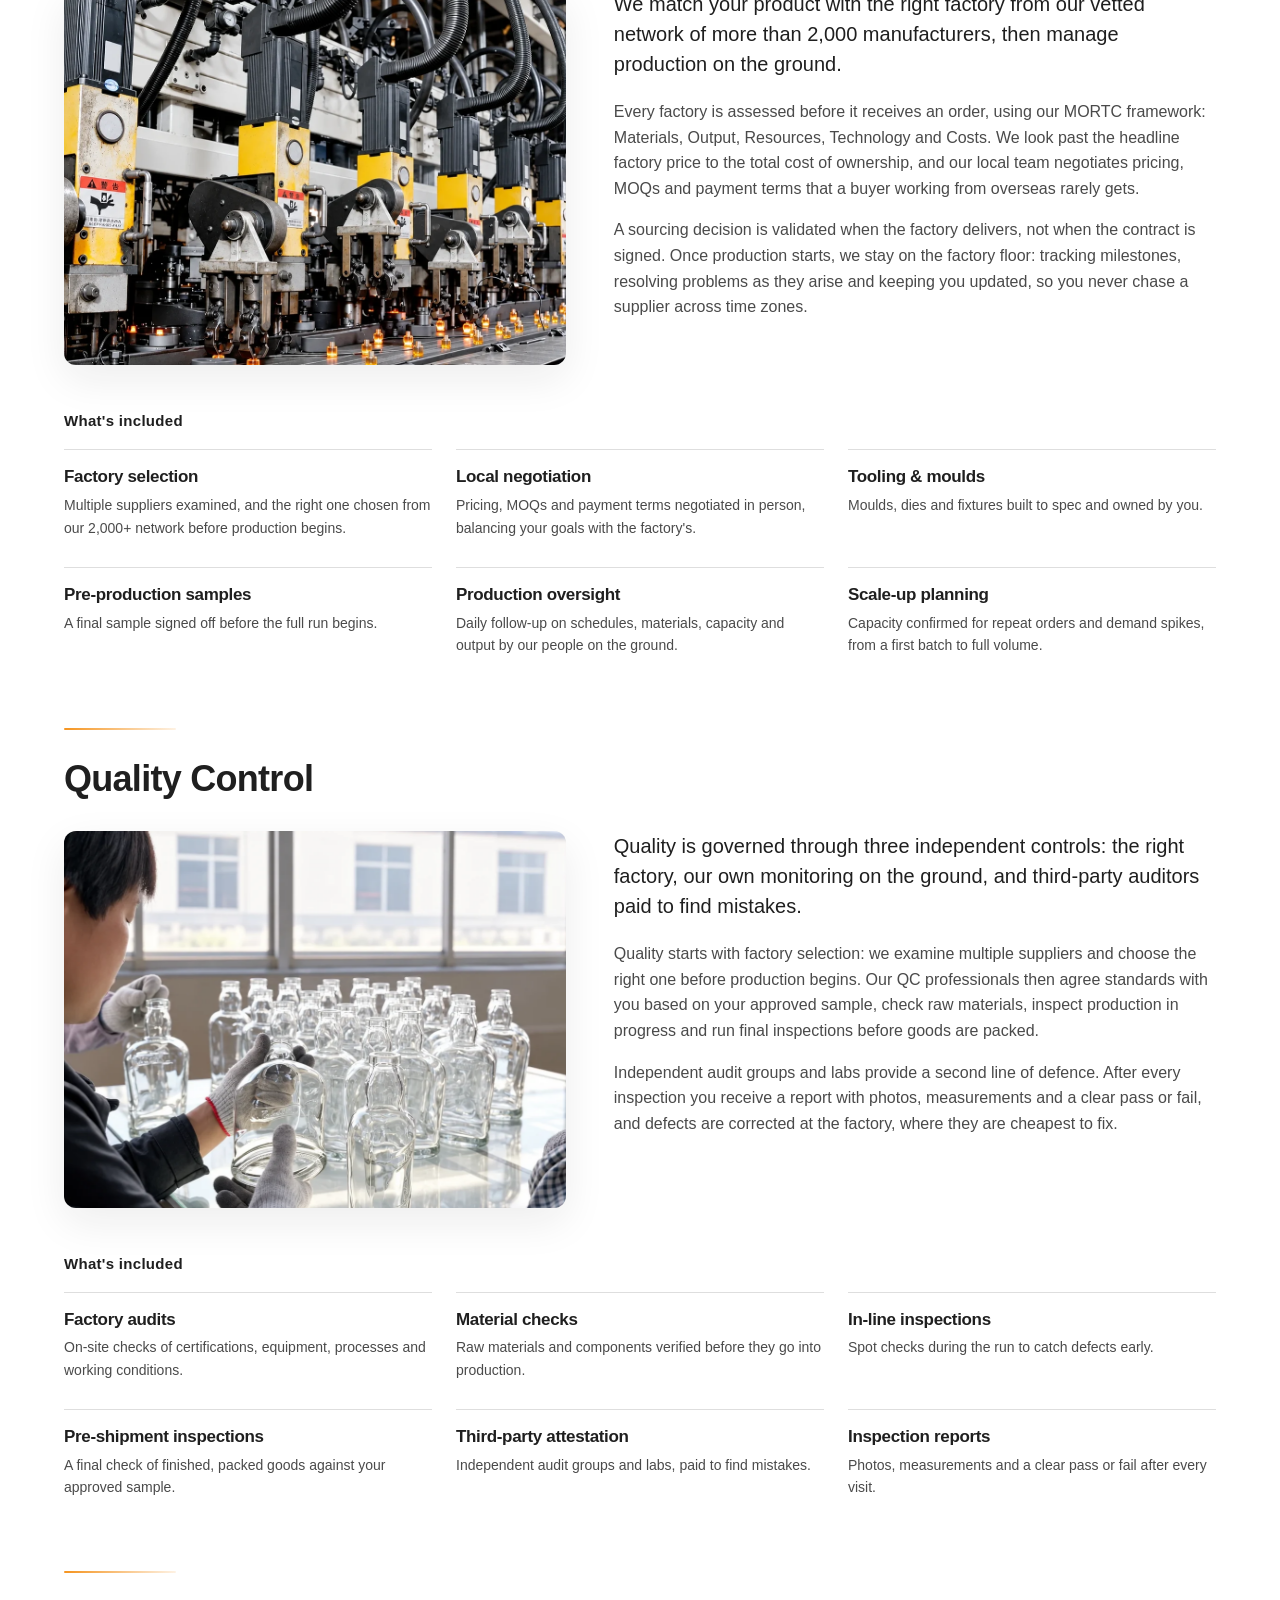
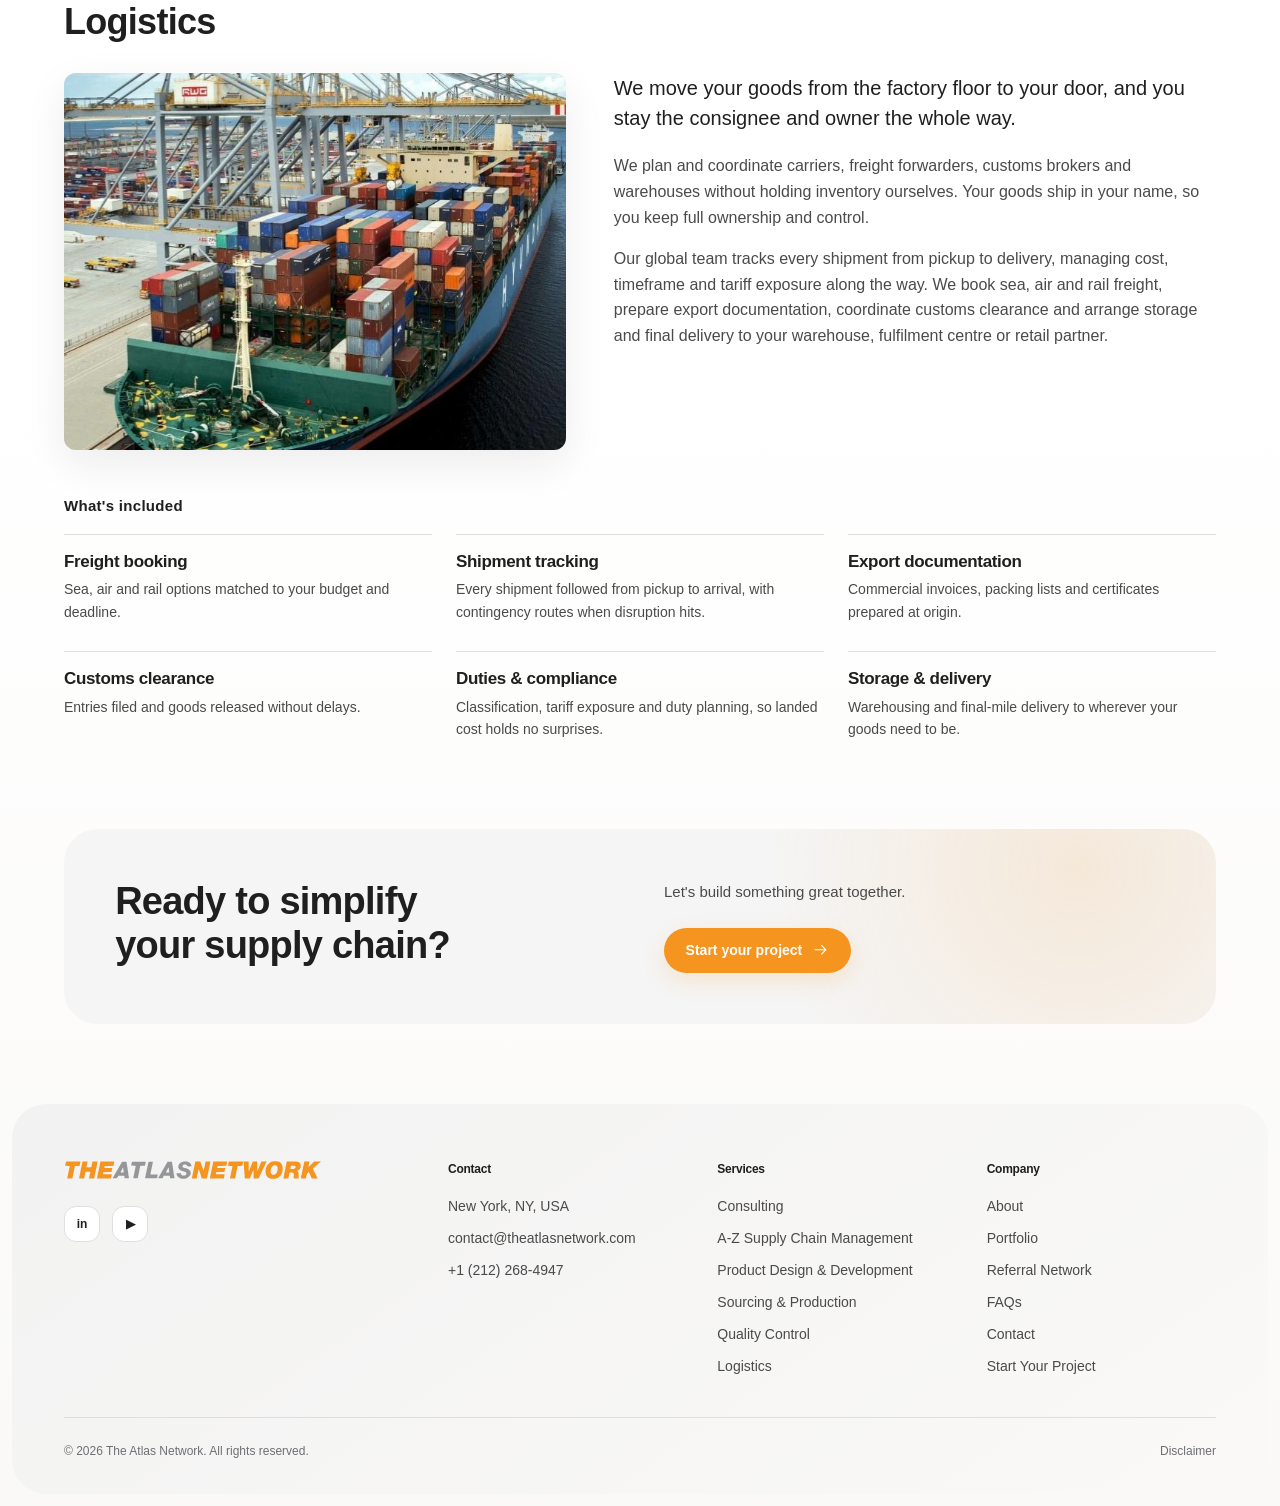
<file: services.html>
<!DOCTYPE html>
<html lang="en">
<head>
<meta charset="utf-8"/>
<meta name="viewport" content="width=device-width, initial-scale=1, viewport-fit=cover"/>
<meta name="theme-color" content="#ffffff"/>
<title>Services | The Atlas Network</title>
<meta name="description" content="The Atlas Network is a full-service supply chain company that manages your product end-to-end - concept and design, manufacturing, quality control, global logistics, customs and delivery."/>
<meta name="robots" content="noindex, follow"/>
<link href="assets/css/site.css?v=b848f6e9" rel="stylesheet"/>
</head>
<body>

<header class="topbar">
  <div class="container">
    <nav aria-label="Global">
      <a class="logo" href="index.html" aria-label="The Atlas Network - home"><img class="logo-mark" src="assets/images/logo-mark.svg?v=b848f6e9" width="329" height="612" alt=""/><img class="logo-type" src="assets/images/logo-wordmark.svg?v=b848f6e9" width="917" height="71" alt=""/></a>
      <div id="menu" class="menu">
        <a href="about.html">About</a>
        <a href="services.html" aria-current="page">Services</a>
        <a href="work.html">Portfolio</a>
        <a href="referral-network.html">Referral Network</a>
        <a href="contact.html">Contact</a>
        <a href="disclaimer.html">Disclaimer</a>
        <a class="menu-cta" href="start-your-project.html">Start your project <span aria-hidden="true">→</span></a>
      </div>
      <a class="topbar-cta" href="start-your-project.html">Start your project <span aria-hidden="true">→</span></a>
      <button id="menu-btn" class="menu-btn" type="button" aria-expanded="false" aria-controls="menu">
        <span class="sr-only">Open main menu</span>
        <svg width="24" height="24" viewBox="0 0 24 24" fill="none" stroke="currentColor" stroke-width="1.5" aria-hidden="true"><path d="M3.75 6.75h16.5M3.75 12h16.5m-16.5 5.25h16.5" stroke-linecap="round"/></svg>
      </button>
    </nav>
  </div>
</header>

<main id="top">
  <section class="page-head page-head--vp">
    <div class="container">
      <nav class="crumbs" aria-label="Breadcrumb"><a href="index.html">Home</a><span aria-hidden="true">/</span><span>Services</span></nav>
      <div class="vp-split"><div class="vp-text">
      <h1>We don't just advise, <span>we execute.</span></h1>
      <p class="lead">Strategy creates value only when it can be executed. Consulting diagnoses the problem and designs the solution; A-Z supply chain management sources, manufactures, validates and delivers it, through our New York headquarters, our global team and a network of 2,000+ factories.</p>
      <nav class="jump" aria-label="Services on this page"><a href="#consulting">Consulting</a><a href="#supply-chain">A&#8209;Z Supply Chain Management</a></nav>
      </div>
      <a class="vp-figure" href="assets/images/value-proposition.webp" target="_blank" rel="noopener" aria-label="Open our value proposition at full size"><img src="assets/images/value-proposition.webp" width="2000" height="960" alt="Our value proposition: certified supply chain professionals, industry expertise, the right people, global and regional experience, functional and industry assets, and end-to-end responsibility"/></a></div>
    </div>
  </section>

  <section id="consulting" class="detail">
    <div class="container">
      <div class="detail-head"><h2>Consulting</h2></div>
      <div class="detail-grid">
        <div class="detail-media"><img src="assets/images/services/consulting.webp" alt="" loading="lazy"/></div>
        <div class="detail-body">
          <p class="lead">Not every challenge needs a new factory. Sometimes it needs the right questions: why are your costs too high, why are your lead times unreliable, and where is your supply chain leaking money?</p>
          <p>We start with Executive Discovery and a PPI Diagnostic, a structured review of your Procurement, Production, Inventory and Delivery. We analyse your supplier data, SKUs, spend, MOQs, pricing, lead times and inventory, then score the operation with the Atlas Supply Chain Health Score, so you know whether it is optimized, stable but vulnerable, or in need of intervention.</p>
          <p>From there we build the Atlas Supply Chain Blueprint: what to manufacture, where, with whom, at what volume and at what cost, with a 30, 60, 90, 180 and 365 day roadmap. Unlike conventional consulting, we don't stop at recommendations. Our advice draws on 20+ years on factory floors, and Atlas already has the supplier network to execute the plan.</p>
        </div>
      </div>
      <div class="includes">
        <span class="eyebrow">What's included</span>
        <ul>
            <li class="hover-title"><h3>PPI diagnostic</h3><p>Procurement, Production, Inventory and Delivery mapped, with a Health Score out of 100.</p></li>
            <li class="hover-title"><h3>Supplier assessment</h3><p>Pricing, capacity, quality and risk benchmarked against our 2,000+ factory network.</p></li>
            <li class="hover-title"><h3>Tariff &amp; landed cost</h3><p>Customs and tariff exposure modelled, so you see the real bottom line, not just the factory price.</p></li>
            <li class="hover-title"><h3>Sourcing strategy</h3><p>Stay, move or nearshore: China, Southeast Asia or closer to home, decided on evidence.</p></li>
            <li class="hover-title"><h3>Resilience &amp; risk</h3><p>Single-source dependencies, geographic concentration and lead time variability scored, with contingencies in place.</p></li>
            <li class="hover-title"><h3>Fractional leadership</h3><p>Atlas as your external supply chain department, with a Control Tower and quarterly executive reviews.</p></li>
        </ul>
      </div>
    </div>
  </section>
  <section id="supply-chain" class="detail">
    <div class="container">
      <div class="detail-head"><h2>A&#8209;Z Supply Chain Management</h2></div>
      <div class="scm-intro">
        <p class="lead">One accountable team takes your product from design to delivery. You stay the consignee and owner of your goods; we run everything in between.</p>
        <div class="prose-cols">
        <p>A-Z supply chain management is where strategy becomes execution. Our global team designs and engineers the product, selects the factory from our vetted network of 2,000+, governs quality through independent controls and tracks every shipment, while our New York headquarters keeps you informed at every milestone.</p>
        <p>We never hold inventory, so you keep full visibility of costs, suppliers and terms. Run the whole chain through us, or bring us in for the stages where you need control most.</p>
        </div>
      </div>
      <ol class="steps steps--4 scm-steps">
        <li class="step hover-title"><a href="#product-design"><h3>Product Design &amp; Development</h3><p>Your idea engineered for production at scale, with samples signed off before any tooling is cut.</p></a></li>
        <li class="step hover-title"><a href="#sourcing-production"><h3>Sourcing &amp; Production</h3><p>The right factory from our vetted network of 2,000+, with pricing and terms negotiated on the ground.</p></a></li>
        <li class="step hover-title"><a href="#quality-control"><h3>Quality Control</h3><p>Three independent controls: factory selection, monitoring on the ground and third-party attestation.</p></a></li>
        <li class="step hover-title"><a href="#logistics"><h3>Logistics</h3><p>Freight, customs and delivery tracked end to end, while you stay the owner of your goods.</p></a></li>
      </ol>
    </div>
  </section>
  <section id="product-design" class="detail detail--sub">
    <div class="container">
      <div class="detail-head"><h2>Product Design &amp; Development</h2></div>
      <div class="detail-grid">
        <div class="detail-media"><img src="assets/images/services/product-design.webp" alt="" loading="lazy"/></div>
        <div class="detail-body">
          <p class="lead">Can your product actually be manufactured at scale? Our global design engineering team makes sure the answer is yes, on budget and on schedule.</p>
          <p>Our engineers work close to the factories that will build your product. They refine the design for manufacturing, select materials and finishes against your target cost, and produce the drawings, tolerances and specifications factories need to quote accurately.</p>
          <p>Before any tooling is cut, you approve physical samples and prototypes. Because the same team then selects the factory and governs production, nothing is lost between the design and the production line.</p>
        </div>
      </div>
      <div class="includes">
        <span class="eyebrow">What's included</span>
        <ul>
            <li class="hover-title"><h3>Concept development</h3><p>A rough idea shaped into clear product requirements, a target cost and a timeline.</p></li>
            <li class="hover-title"><h3>Design for manufacturing</h3><p>Form, function and brand details engineered for mass production and repeatable quality.</p></li>
            <li class="hover-title"><h3>Materials &amp; finishes</h3><p>Glass, metal, wood, textile or plastic, chosen for the look, the budget and raw material availability.</p></li>
            <li class="hover-title"><h3>Technical specifications</h3><p>Drawings, tolerances and bills of materials that factories can quote from accurately.</p></li>
            <li class="hover-title"><h3>Prototyping &amp; sampling</h3><p>Physical and 3D prototypes you can hold, test and approve before production.</p></li>
            <li class="hover-title"><h3>Packaging design</h3><p>Retail packaging and shipping cartons that protect the product and sell it.</p></li>
        </ul>
      </div>
    </div>
  </section>
  <section id="sourcing-production" class="detail detail--sub">
    <div class="container">
      <div class="detail-head"><h2>Sourcing &amp; Production</h2></div>
      <div class="detail-grid">
        <div class="detail-media"><img src="assets/images/services/sourcing-production.webp" alt="" loading="lazy"/></div>
        <div class="detail-body">
          <p class="lead">We match your product with the right factory from our vetted network of more than 2,000 manufacturers, then manage production on the ground.</p>
          <p>Every factory is assessed before it receives an order, using our MORTC framework: Materials, Output, Resources, Technology and Costs. We look past the headline factory price to the total cost of ownership, and our local team negotiates pricing, MOQs and payment terms that a buyer working from overseas rarely gets.</p>
          <p>A sourcing decision is validated when the factory delivers, not when the contract is signed. Once production starts, we stay on the factory floor: tracking milestones, resolving problems as they arise and keeping you updated, so you never chase a supplier across time zones.</p>
        </div>
      </div>
      <div class="includes">
        <span class="eyebrow">What's included</span>
        <ul>
            <li class="hover-title"><h3>Factory selection</h3><p>Multiple suppliers examined, and the right one chosen from our 2,000+ network before production begins.</p></li>
            <li class="hover-title"><h3>Local negotiation</h3><p>Pricing, MOQs and payment terms negotiated in person, balancing your goals with the factory's.</p></li>
            <li class="hover-title"><h3>Tooling &amp; moulds</h3><p>Moulds, dies and fixtures built to spec and owned by you.</p></li>
            <li class="hover-title"><h3>Pre-production samples</h3><p>A final sample signed off before the full run begins.</p></li>
            <li class="hover-title"><h3>Production oversight</h3><p>Daily follow-up on schedules, materials, capacity and output by our people on the ground.</p></li>
            <li class="hover-title"><h3>Scale-up planning</h3><p>Capacity confirmed for repeat orders and demand spikes, from a first batch to full volume.</p></li>
        </ul>
      </div>
    </div>
  </section>
  <section id="quality-control" class="detail detail--sub">
    <div class="container">
      <div class="detail-head"><h2>Quality Control</h2></div>
      <div class="detail-grid">
        <div class="detail-media"><img src="assets/images/services/quality-control.webp" alt="" loading="lazy"/></div>
        <div class="detail-body">
          <p class="lead">Quality is governed through three independent controls: the right factory, our own monitoring on the ground, and third-party auditors paid to find mistakes.</p>
          <p>Quality starts with factory selection: we examine multiple suppliers and choose the right one before production begins. Our QC professionals then agree standards with you based on your approved sample, check raw materials, inspect production in progress and run final inspections before goods are packed.</p>
          <p>Independent audit groups and labs provide a second line of defence. After every inspection you receive a report with photos, measurements and a clear pass or fail, and defects are corrected at the factory, where they are cheapest to fix.</p>
        </div>
      </div>
      <div class="includes">
        <span class="eyebrow">What's included</span>
        <ul>
            <li class="hover-title"><h3>Factory audits</h3><p>On-site checks of certifications, equipment, processes and working conditions.</p></li>
            <li class="hover-title"><h3>Material checks</h3><p>Raw materials and components verified before they go into production.</p></li>
            <li class="hover-title"><h3>In-line inspections</h3><p>Spot checks during the run to catch defects early.</p></li>
            <li class="hover-title"><h3>Pre-shipment inspections</h3><p>A final check of finished, packed goods against your approved sample.</p></li>
            <li class="hover-title"><h3>Third-party attestation</h3><p>Independent audit groups and labs, paid to find mistakes.</p></li>
            <li class="hover-title"><h3>Inspection reports</h3><p>Photos, measurements and a clear pass or fail after every visit.</p></li>
        </ul>
      </div>
    </div>
  </section>
  <section id="logistics" class="detail detail--sub">
    <div class="container">
      <div class="detail-head"><h2>Logistics</h2></div>
      <div class="detail-grid">
        <div class="detail-media"><img src="assets/images/services/logistics.webp" alt="" loading="lazy"/></div>
        <div class="detail-body">
          <p class="lead">We move your goods from the factory floor to your door, and you stay the consignee and owner the whole way.</p>
          <p>We plan and coordinate carriers, freight forwarders, customs brokers and warehouses without holding inventory ourselves. Your goods ship in your name, so you keep full ownership and control.</p>
          <p>Our global team tracks every shipment from pickup to delivery, managing cost, timeframe and tariff exposure along the way. We book sea, air and rail freight, prepare export documentation, coordinate customs clearance and arrange storage and final delivery to your warehouse, fulfilment centre or retail partner.</p>
        </div>
      </div>
      <div class="includes">
        <span class="eyebrow">What's included</span>
        <ul>
            <li class="hover-title"><h3>Freight booking</h3><p>Sea, air and rail options matched to your budget and deadline.</p></li>
            <li class="hover-title"><h3>Shipment tracking</h3><p>Every shipment followed from pickup to arrival, with contingency routes when disruption hits.</p></li>
            <li class="hover-title"><h3>Export documentation</h3><p>Commercial invoices, packing lists and certificates prepared at origin.</p></li>
            <li class="hover-title"><h3>Customs clearance</h3><p>Entries filed and goods released without delays.</p></li>
            <li class="hover-title"><h3>Duties &amp; compliance</h3><p>Classification, tariff exposure and duty planning, so landed cost holds no surprises.</p></li>
            <li class="hover-title"><h3>Storage &amp; delivery</h3><p>Warehousing and final-mile delivery to wherever your goods need to be.</p></li>
        </ul>
      </div>
    </div>
  </section>

  <!-- Closing call to action -->
  <div class="container cta">
    <div class="split">
      <h2>Ready to simplify your supply chain?</h2>
      <div>
        <p>Let's build something great together.</p>
        <a class="btn btn--pill" href="start-your-project.html#project-form">Start your project
          <svg class="arrow" viewBox="0 0 24 24" fill="none" stroke="currentColor" stroke-width="1.5" stroke-linecap="round" stroke-linejoin="round" aria-hidden="true"><path d="M4 12h15m-6-6 6 6-6 6"/></svg></a>
      </div>
    </div>
  </div>
</main>

<footer id="contact">
  <div class="container">
    <div class="footer-cols">
      <div>
        <a class="logo" href="index.html" aria-label="The Atlas Network - home"><img class="logo-type" src="assets/images/logo-wordmark.svg?v=b848f6e9" width="917" height="71" alt=""/></a>
        <div class="social">
          <a href="https://www.linkedin.com/in/theatlasnetwork/" aria-label="LinkedIn">in</a>
          <a href="https://www.youtube.com/@theatlasnetworkllc596" aria-label="YouTube">▶</a>
        </div>
      </div>
      <div>
        <h3>Contact</h3>
        <ul>
          <li>New York, NY, USA</li>
          <li><a href="mailto:contact@theatlasnetwork.com">contact@theatlasnetwork.com</a></li>
          <li><a href="tel:+12122684947">+1 (212) 268-4947</a></li>
        </ul>
      </div>
      <div>
        <h3>Services</h3>
        <ul>
          <li><a href="services.html#consulting">Consulting</a></li>
          <li><a href="services.html#supply-chain">A&#8209;Z Supply Chain Management</a></li>
          <li><a href="services.html#product-design">Product Design &amp; Development</a></li>
          <li><a href="services.html#sourcing-production">Sourcing &amp; Production</a></li>
          <li><a href="services.html#quality-control">Quality Control</a></li>
          <li><a href="services.html#logistics">Logistics</a></li>
        </ul>
      </div>
      <div>
        <h3>Company</h3>
        <ul><li><a href="about.html">About</a></li><li><a href="work.html">Portfolio</a></li><li><a href="referral-network.html">Referral Network</a></li><li><a href="faq.html">FAQs</a></li><li><a href="contact.html">Contact</a></li><li><a href="start-your-project.html">Start Your Project</a></li></ul>
      </div>
    </div>
    <div class="legal">
      <p>© 2026 The Atlas Network. All rights reserved.</p>
      <div><a href="disclaimer.html">Disclaimer</a></div>
    </div>
  </div>
</footer>

<script src="assets/js/site.js?v=b848f6e9"></script>
</body>
</html>
</file>
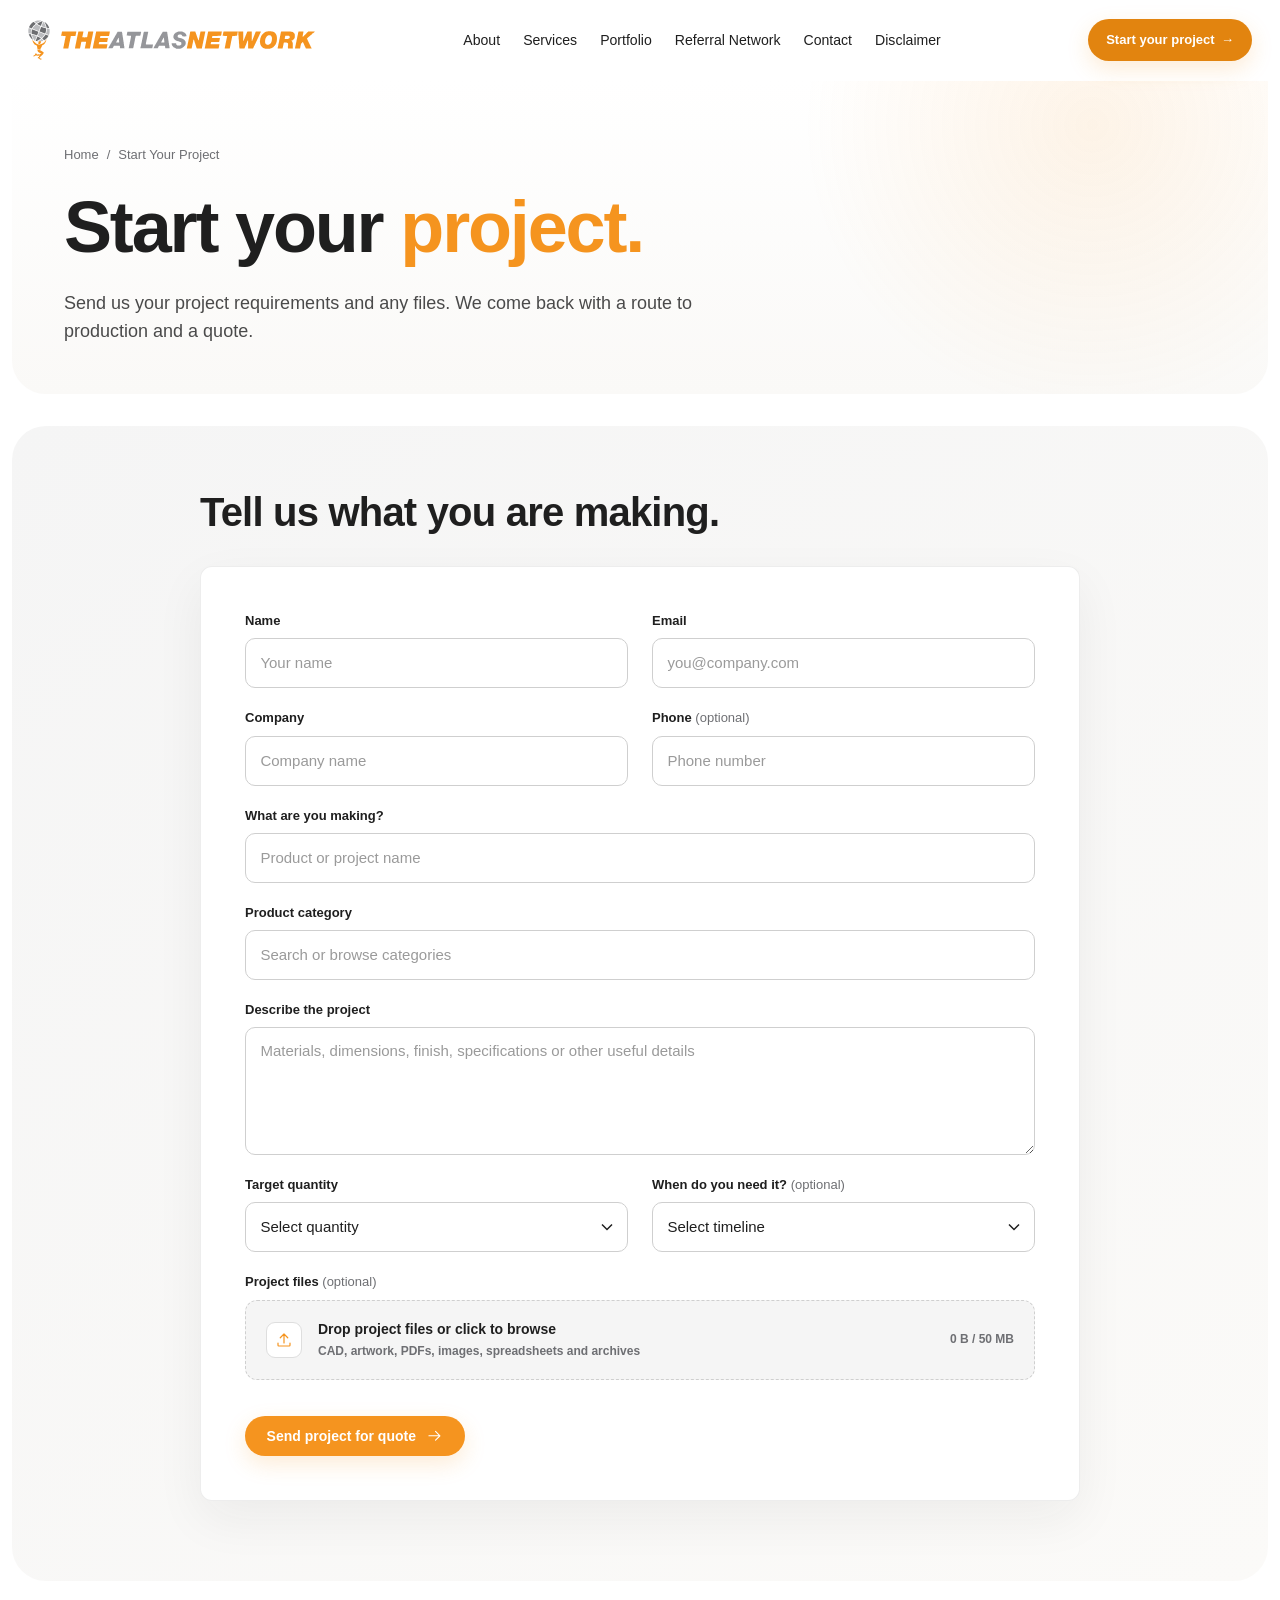
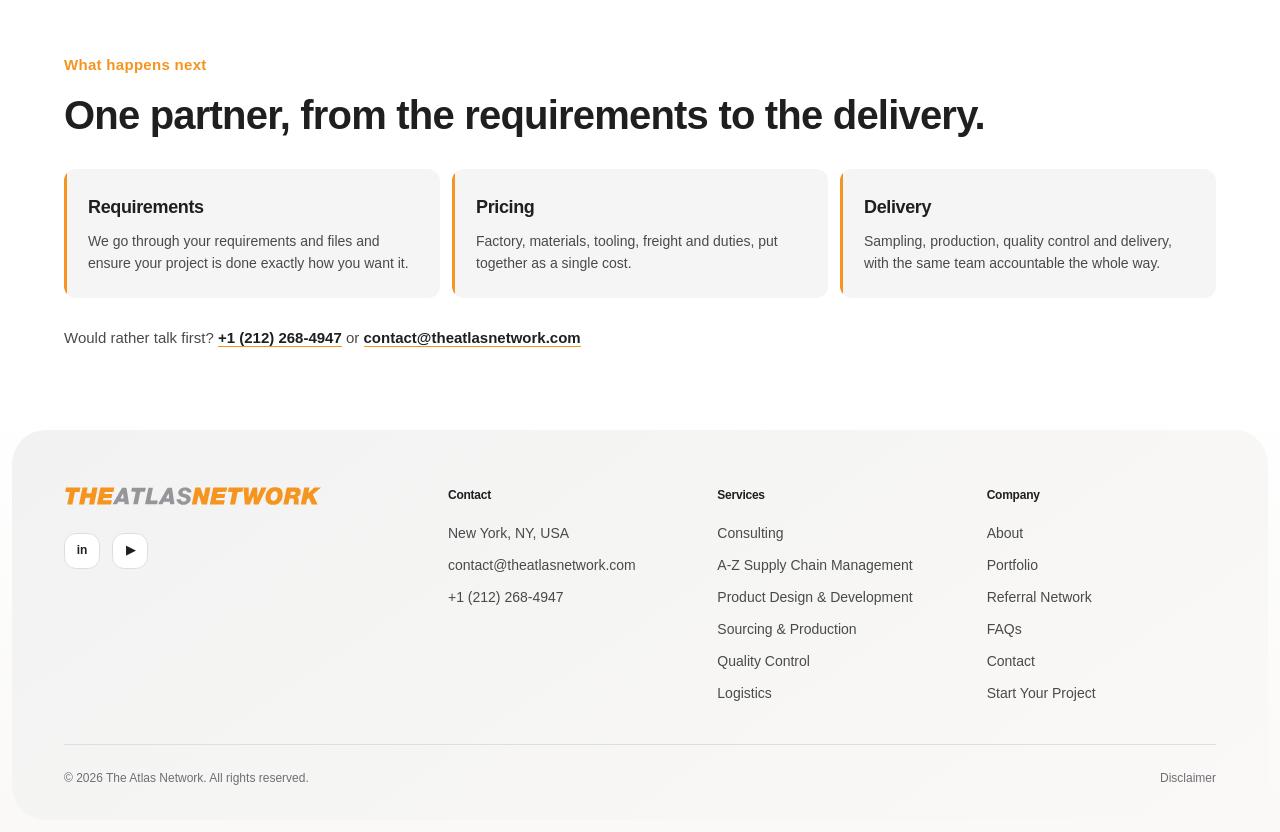
<file: start-your-project.html>
<!DOCTYPE html>
<html lang="en">
<head>
<meta charset="utf-8"/>
<meta name="viewport" content="width=device-width, initial-scale=1, viewport-fit=cover"/>
<meta name="theme-color" content="#ffffff"/>
<title>Start Your Project | The Atlas Network</title>
<meta name="description" content="The Atlas Network is a full-service supply chain company that manages your product end-to-end - concept and design, manufacturing, quality control, global logistics, customs and delivery."/>
<meta name="robots" content="noindex, follow"/>
<link href="assets/css/site.css?v=b848f6e9" rel="stylesheet"/>
</head>
<body>

<header class="topbar">
  <div class="container">
    <nav aria-label="Global">
      <a class="logo" href="index.html" aria-label="The Atlas Network - home"><img class="logo-mark" src="assets/images/logo-mark.svg?v=b848f6e9" width="329" height="612" alt=""/><img class="logo-type" src="assets/images/logo-wordmark.svg?v=b848f6e9" width="917" height="71" alt=""/></a>
      <div id="menu" class="menu">
        <a href="about.html">About</a>
        <a href="services.html">Services</a>
        <a href="work.html">Portfolio</a>
        <a href="referral-network.html">Referral Network</a>
        <a href="contact.html">Contact</a>
        <a href="disclaimer.html">Disclaimer</a>
        <a class="menu-cta" href="start-your-project.html">Start your project <span aria-hidden="true">→</span></a>
      </div>
      <a class="topbar-cta" href="start-your-project.html" aria-current="page">Start your project <span aria-hidden="true">→</span></a>
      <button id="menu-btn" class="menu-btn" type="button" aria-expanded="false" aria-controls="menu">
        <span class="sr-only">Open main menu</span>
        <svg width="24" height="24" viewBox="0 0 24 24" fill="none" stroke="currentColor" stroke-width="1.5" aria-hidden="true"><path d="M3.75 6.75h16.5M3.75 12h16.5m-16.5 5.25h16.5" stroke-linecap="round"/></svg>
      </button>
    </nav>
  </div>
</header>

<main id="top">
  <section class="page-head">
    <div class="container">
      <nav class="crumbs" aria-label="Breadcrumb"><a href="index.html">Home</a><span aria-hidden="true">/</span><span>Start Your Project</span></nav>
      <h1>Start your <span>project.</span></h1>
      <p class="lead">Send us your project requirements and any files. We come back with a route to production and a quote.</p>
    </div>
  </section>

  <section class="brief-band" id="project-form">
    <div class="container">
      <div class="brief-head"><h2>Tell us what you are making.</h2></div>
      <div class="brief-card">
        <form id="brief-form" novalidate>
          <div class="form-grid">
            <div class="field"><label for="f-name">Name</label><input id="f-name" name="name" type="text" autocomplete="name" placeholder="Your name" required/><span class="error">Please enter your name.</span></div>
            <div class="field"><label for="f-email">Email</label><input id="f-email" name="email" type="email" autocomplete="email" placeholder="you@company.com" required/><span class="error">Please enter a valid email address.</span></div>
            <div class="field"><label for="f-company">Company</label><input id="f-company" name="company" type="text" autocomplete="organization" placeholder="Company name"/></div>
            <div class="field"><label for="f-phone">Phone <span class="optional">(optional)</span></label><input id="f-phone" name="phone" type="tel" autocomplete="tel" placeholder="Phone number"/></div>
            <div class="field field--full"><label for="f-product">What are you making?</label><input id="f-product" name="product" type="text" placeholder="Product or project name" required/><span class="error">Tell us what you are making.</span></div>
            <div class="field field--full"><label for="f-category">Product category</label><input id="f-category" name="category" type="text" list="category-list" placeholder="Search or browse categories"/><datalist id="category-list"><option value="CPG &amp; packaging"></option><option value="Spirits &amp; beverage packaging"></option><option value="Glassware &amp; ceramics"></option><option value="Luxury goods"></option><option value="Apparel &amp; textiles"></option><option value="Accessories"></option><option value="Home &amp; lifestyle"></option><option value="Electronics &amp; innovation"></option><option value="Promotional products"></option><option value="Other"></option></datalist></div>
            <div class="field field--full"><label for="f-details">Describe the project</label><textarea id="f-details" name="details" placeholder="Materials, dimensions, finish, specifications or other useful details" required></textarea><span class="error">Add a few details about the project.</span></div>
            <div class="field"><label for="f-quantity">Target quantity</label><select id="f-quantity" name="quantity"><option value="">Select quantity</option><option>Under 1,000 units</option><option>1,000 - 5,000 units</option><option>5,000 - 25,000 units</option><option>25,000 - 100,000 units</option><option>100,000+ units</option><option>Not sure yet</option></select></div>
            <div class="field"><label for="f-timeline">When do you need it? <span class="optional">(optional)</span></label><select id="f-timeline" name="timeline"><option value="">Select timeline</option><option>Within 1 month</option><option>1 - 3 months</option><option>3 - 6 months</option><option>6+ months</option><option>Flexible</option></select></div>
            <div class="field field--full" id="files-field">
              <span class="label" id="files-label">Project files <span class="optional">(optional)</span></span>
              <label class="drop-zone" id="drop-zone">
                <input id="f-files" name="files" type="file" multiple aria-labelledby="files-label" accept=".pdf,.ai,.eps,.svg,.png,.jpg,.jpeg,.webp,.step,.stp,.stl,.igs,.iges,.dwg,.dxf,.xls,.xlsx,.csv,.doc,.docx,.zip,.rar,.7z"/>
                <span class="drop-icon" aria-hidden="true"><svg width="18" height="18" viewBox="0 0 24 24" fill="none" stroke="currentColor" stroke-width="1.6" stroke-linecap="round" stroke-linejoin="round"><path d="M12 16V4m0 0-5 5m5-5 5 5M4 16v3a1 1 0 0 0 1 1h14a1 1 0 0 0 1-1v-3"/></svg></span>
                <span class="drop-text"><strong>Drop project files or click to browse</strong><span>CAD, artwork, PDFs, images, spreadsheets and archives</span></span>
                <span class="drop-size" id="drop-size">0 B / 50 MB</span>
              </label>
              <ul class="file-list" id="file-list"></ul>
              <span class="error" id="files-error">Files can add up to 50 MB in total.</span>
            </div>
            <div class="field field--full">
              <button class="btn btn--pill form-submit" type="submit">Send project for quote <svg class="arrow" viewBox="0 0 24 24" fill="none" stroke="currentColor" stroke-width="1.5" stroke-linecap="round" stroke-linejoin="round" aria-hidden="true"><path d="M4 12h15m-6-6 6 6-6 6"/></svg></button>
            </div>
          </div>
        </form>
        <div class="form-done" id="form-done" hidden>
          <span class="eyebrow" style="color:var(--orange)">Request received</span>
          <h3>Thanks, we have your project details.</h3>
          <p>A member of our team will read it properly and come back with questions, a route to production and a quote.</p>
          <button class="btn btn--pill" type="button" id="form-again">Send another project <svg class="arrow" viewBox="0 0 24 24" fill="none" stroke="currentColor" stroke-width="1.5" stroke-linecap="round" stroke-linejoin="round" aria-hidden="true"><path d="M4 12h15m-6-6 6 6-6 6"/></svg></button>
        </div>
      </div>
    </div>
  </section>

  <section class="next">
    <div class="container">
      <div class="next-head"><span class="eyebrow">What happens next</span><h2>One partner, from the requirements to the delivery.</h2></div>
      <div class="next-cards">
        <div class="next-card hover-title"><h3>Requirements</h3><p>We go through your requirements and files and ensure your project is done exactly how you want it.</p></div>
        <div class="next-card hover-title"><h3>Pricing</h3><p>Factory, materials, tooling, freight and duties, put together as a single cost.</p></div>
        <div class="next-card hover-title"><h3>Delivery</h3><p>Sampling, production, quality control and delivery, with the same team accountable the whole way.</p></div>
      </div>
      <p class="talk">Would rather talk first? <a href="tel:+12122684947">+1 (212) 268-4947</a> or <a href="mailto:contact@theatlasnetwork.com">contact@theatlasnetwork.com</a></p>
    </div>
  </section>
</main>

<footer id="contact">
  <div class="container">
    <div class="footer-cols">
      <div>
        <a class="logo" href="index.html" aria-label="The Atlas Network - home"><img class="logo-type" src="assets/images/logo-wordmark.svg?v=b848f6e9" width="917" height="71" alt=""/></a>
        <div class="social">
          <a href="https://www.linkedin.com/in/theatlasnetwork/" aria-label="LinkedIn">in</a>
          <a href="https://www.youtube.com/@theatlasnetworkllc596" aria-label="YouTube">▶</a>
        </div>
      </div>
      <div>
        <h3>Contact</h3>
        <ul>
          <li>New York, NY, USA</li>
          <li><a href="mailto:contact@theatlasnetwork.com">contact@theatlasnetwork.com</a></li>
          <li><a href="tel:+12122684947">+1 (212) 268-4947</a></li>
        </ul>
      </div>
      <div>
        <h3>Services</h3>
        <ul>
          <li><a href="services.html#consulting">Consulting</a></li>
          <li><a href="services.html#supply-chain">A&#8209;Z Supply Chain Management</a></li>
          <li><a href="services.html#product-design">Product Design &amp; Development</a></li>
          <li><a href="services.html#sourcing-production">Sourcing &amp; Production</a></li>
          <li><a href="services.html#quality-control">Quality Control</a></li>
          <li><a href="services.html#logistics">Logistics</a></li>
        </ul>
      </div>
      <div>
        <h3>Company</h3>
        <ul><li><a href="about.html">About</a></li><li><a href="work.html">Portfolio</a></li><li><a href="referral-network.html">Referral Network</a></li><li><a href="faq.html">FAQs</a></li><li><a href="contact.html">Contact</a></li><li><a href="start-your-project.html">Start Your Project</a></li></ul>
      </div>
    </div>
    <div class="legal">
      <p>© 2026 The Atlas Network. All rights reserved.</p>
      <div><a href="disclaimer.html">Disclaimer</a></div>
    </div>
  </div>
</footer>

<script src="assets/js/site.js?v=b848f6e9"></script>
<script src="assets/js/project-form.js?v=b848f6e9"></script>
</body>
</html>
</file>
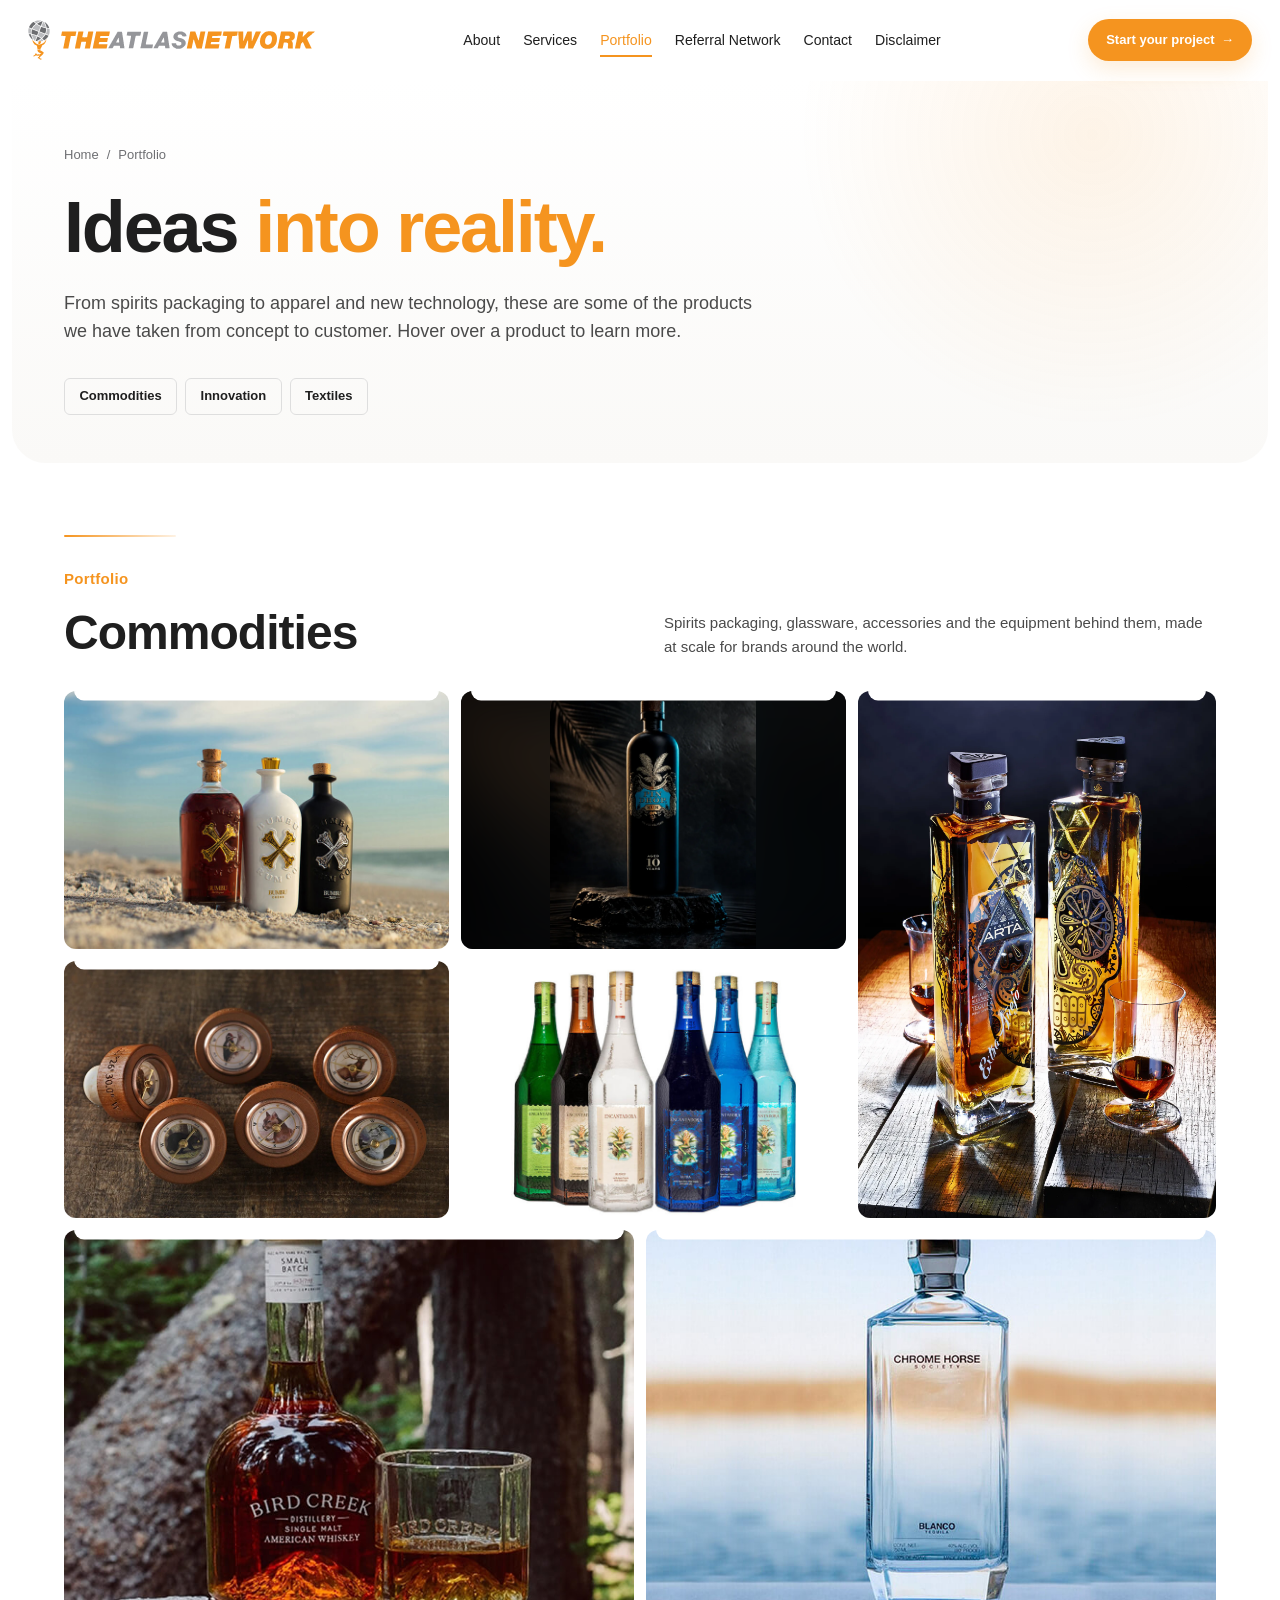
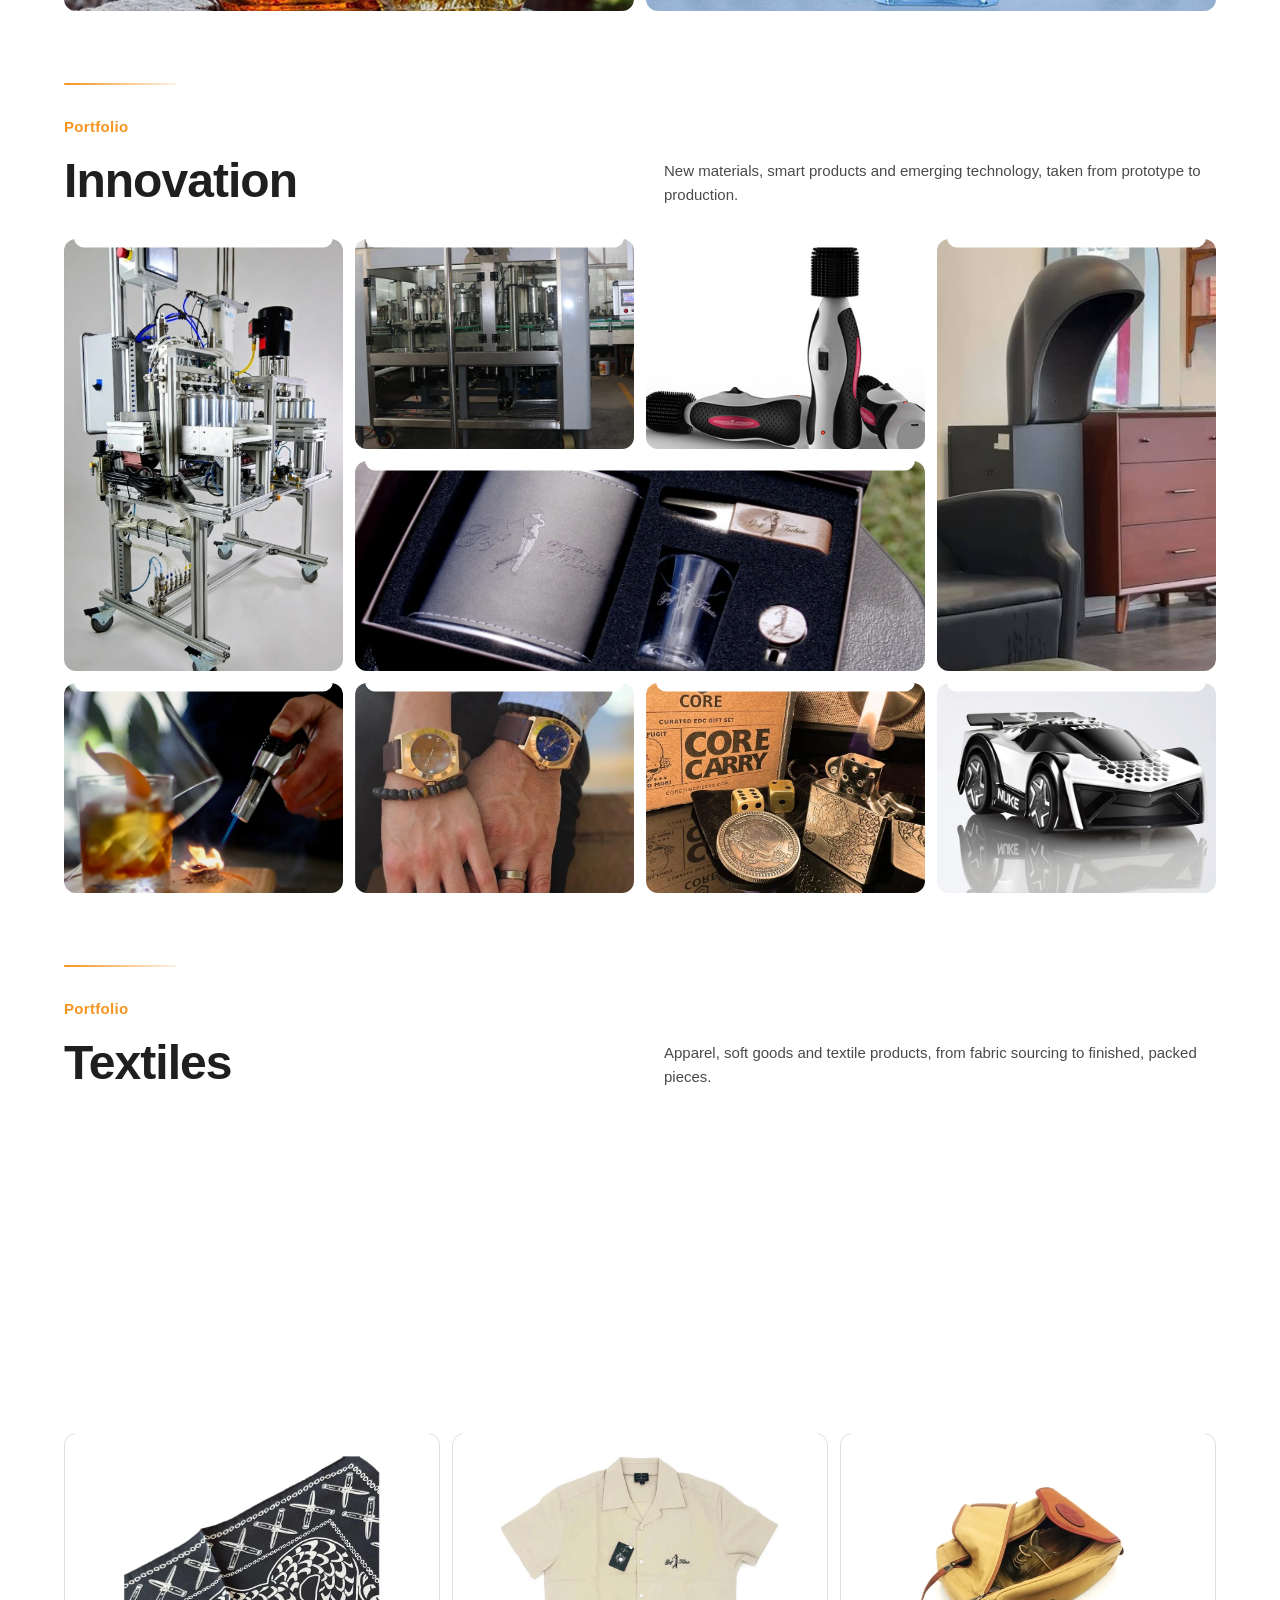
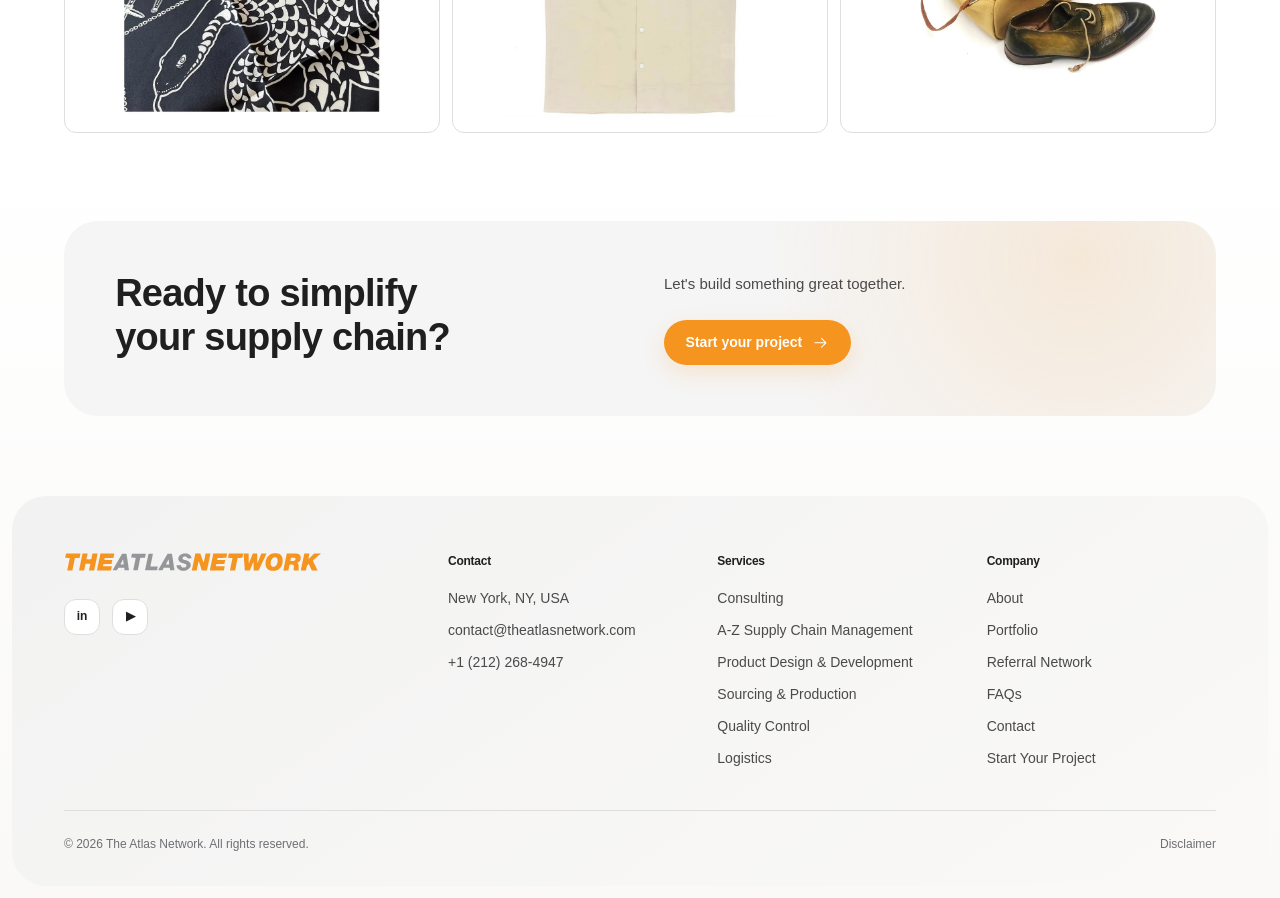
<file: work.html>
<!DOCTYPE html>
<html lang="en">
<head>
<meta charset="utf-8"/>
<meta name="viewport" content="width=device-width, initial-scale=1, viewport-fit=cover"/>
<meta name="theme-color" content="#ffffff"/>
<title>Portfolio | The Atlas Network</title>
<meta name="description" content="The Atlas Network is a full-service supply chain company that manages your product end-to-end - concept and design, manufacturing, quality control, global logistics, customs and delivery."/>
<meta name="robots" content="noindex, follow"/>
<link href="assets/css/site.css?v=b848f6e9" rel="stylesheet"/>
</head>
<body>

<header class="topbar">
  <div class="container">
    <nav aria-label="Global">
      <a class="logo" href="index.html" aria-label="The Atlas Network - home"><img class="logo-mark" src="assets/images/logo-mark.svg?v=b848f6e9" width="329" height="612" alt=""/><img class="logo-type" src="assets/images/logo-wordmark.svg?v=b848f6e9" width="917" height="71" alt=""/></a>
      <div id="menu" class="menu">
        <a href="about.html">About</a>
        <a href="services.html">Services</a>
        <a href="work.html" aria-current="page">Portfolio</a>
        <a href="referral-network.html">Referral Network</a>
        <a href="contact.html">Contact</a>
        <a href="disclaimer.html">Disclaimer</a>
        <a class="menu-cta" href="start-your-project.html">Start your project <span aria-hidden="true">→</span></a>
      </div>
      <a class="topbar-cta" href="start-your-project.html">Start your project <span aria-hidden="true">→</span></a>
      <button id="menu-btn" class="menu-btn" type="button" aria-expanded="false" aria-controls="menu">
        <span class="sr-only">Open main menu</span>
        <svg width="24" height="24" viewBox="0 0 24 24" fill="none" stroke="currentColor" stroke-width="1.5" aria-hidden="true"><path d="M3.75 6.75h16.5M3.75 12h16.5m-16.5 5.25h16.5" stroke-linecap="round"/></svg>
      </button>
    </nav>
  </div>
</header>

<main id="top">
  <section class="page-head">
    <div class="container">
      <nav class="crumbs" aria-label="Breadcrumb"><a href="index.html">Home</a><span aria-hidden="true">/</span><span>Portfolio</span></nav>
      <h1>Ideas <span>into reality.</span></h1>
      <p class="lead">From spirits packaging to apparel and new technology, these are some of the products we have taken from concept to customer. Hover over a product to learn more.</p>
      <nav class="jump" aria-label="Sections on this page"><a href="#commodities">Commodities</a><a href="#innovation">Innovation</a><a href="#textiles">Textiles</a></nav>
    </div>
  </section>

  <section id="commodities" class="detail">
    <div class="container">
      <div class="detail-head detail-head--split"><div><span class="eyebrow">Portfolio</span><h2>Commodities</h2></div><p>Spirits packaging, glassware, accessories and the equipment behind them, made at scale for brands around the world.</p></div>
      <!-- Add each product photo as <img src="..." alt="..."/> as the first child of its tile,
           then fill in the category, name, description and link in the drop-down box. -->
      <div class="collage">
        <div class="tile"><img src="assets/images/work/bumbu-rum.png" width="800" height="535" alt="Bumbu rum bottles - The Original, Crème and XO - on a beach" loading="lazy"/><div class="drop"><span class="cat">Spirits &amp; Packaging</span><h3>Bumbu Rum Co.</h3><p>Bottles for The Original, Crème and XO.</p></div></div>
        <div class="tile tile--fit"><img class="tile-backdrop" src="assets/images/work/pin-drop-rum.webp" alt="" aria-hidden="true" loading="lazy"/><img src="assets/images/work/pin-drop-rum.webp" width="960" height="1200" alt="Pin Drop Rum bottle aged 10 years, matte black with a palm and crest label and a wooden stopper, on a dark stone" loading="lazy"/><div class="drop"><span class="cat">Spirits &amp; Packaging</span><h3>Pin Drop Rum</h3><p>Matte black bottle with an engraved palm and crest label, a wooden stopper and a 10-year age mark.</p></div></div>
        <div class="tile"><img src="assets/images/work/tequila-arta.webp" width="1394" height="2000" alt="Two Tequila Arta Extra Añejo bottles with tasting glasses" loading="lazy"/><div class="drop"><span class="cat">Spirits &amp; Packaging</span><h3>Tequila Arta Extra Añejo</h3><p>Triangular decorated glass bottles with sculpted stoppers.</p></div></div>
        <div class="tile"><img src="assets/images/work/compass-stoppers.webp" width="800" height="535" alt="Wooden bottle stoppers with working wildlife compasses" loading="lazy"/><div class="drop"><span class="cat">Accessories</span><h3>Compass bottle stoppers</h3><p>Wooden stoppers set with working wildlife compasses.</p></div></div>
        <div class="tile"><img src="assets/images/work/encantadora-tequila.jpg" width="800" height="535" alt="Six Encantadora tequila bottles in green, amber, clear and blue glass" loading="lazy"/><div class="drop"><span class="cat">Spirits &amp; Packaging</span><h3>Encantadora Tequila</h3><p>Hand-textured glass bottles in six colours for the full tequila range.</p></div></div>
      </div>
      <div class="collage-row collage-row--2">
        <div class="tile"><img src="assets/images/work/bird-creek-whiskey.jpg" width="800" height="535" alt="Bird Creek single malt whiskey bottle and glass on a rock in a forest" loading="lazy"/><div class="drop"><span class="cat">Spirits &amp; Packaging</span><h3>Bird Creek Distillery</h3><p>Single malt whiskey bottle and matching glass, each with a sculpted mountain base.</p></div></div>
        <div class="tile"><img src="assets/images/work/chrome-horse-tequila.jpg" width="800" height="535" alt="Chrome Horse Society blanco tequila bottle against a blurred sea view" loading="lazy"/><div class="drop"><span class="cat">Spirits &amp; Packaging</span><h3>Chrome Horse Society</h3><p>Faceted clear-glass tequila bottle with a chrome-finish stopper.</p></div></div>
      </div>
    </div>
  </section>
  <section id="innovation" class="detail">
    <div class="container">
      <div class="detail-head detail-head--split"><div><span class="eyebrow">Portfolio</span><h2>Innovation</h2></div><p>New materials, smart products and emerging technology, taken from prototype to production.</p></div>
      <!-- Add each product photo as <img src="..." alt="..."/> as the first child of its tile,
           then fill in the category, name, description and link in the drop-down box. -->
      <div class="collage-grid">
        <div class="tile tall tile--photo" style="--ar:844/1471"><img src="assets/images/work/can-filling-machine.webp" width="844" height="1471" alt="Aluminium-frame can filling and seaming machine with a touchscreen control panel" loading="lazy"/><div class="drop"><span class="cat">Production Equipment</span><h3>Can filling machine</h3><p>Compact, mobile line for filling and seaming cans.</p></div></div>
        <div class="tile tile--photo" style="--ar:800/535"><img src="assets/images/work/filling-line.webp" width="800" height="535" alt="Automated bottle filling machine on a factory floor" loading="lazy"/><div class="drop"><span class="cat">Production</span><h3>Bottle filling line</h3><p>Automated filling and capping equipment for production runs.</p></div></div>
        <div class="tile tile--photo" style="--ar:800/535"><img src="assets/images/work/golf-caddy-cleaner.png" width="800" height="535" alt="Three Groove Groom battery-powered golf club cleaners in black, white and pink" loading="lazy"/><div class="drop"><span class="cat">Golf Accessories</span><h3>Golf caddy cleaner</h3><p>Battery-powered brush for cleaning golf clubs, with a soft-grip handle.</p></div></div>
        <div class="tile tall tile--photo" style="--ar:335/597"><img src="assets/images/work/salon-hood-dryer.png" width="335" height="597" alt="Matte black hooded salon dryer on a stand next to a wooden dresser" loading="lazy"/><div class="drop"><span class="cat">Salon Equipment</span><h3>Salon hood dryer</h3><p>Sculpted matte-black hood dryer for salons.</p></div></div>
        <div class="tile wide tile--photo" style="--ar:1200/563"><img src="assets/images/work/golf-tribute-gift-set.webp" width="1200" height="563" alt="Golf Tribute gift box with an engraved leather flask, shot glass, divot tool and ball marker" loading="lazy"/><div class="drop"><span class="cat">Gift Sets</span><h3>Golf Tribute gift set</h3><p>Presentation box with an engraved flask, shot glass, divot tool and ball marker.</p></div></div>
        <div class="tile tile--photo" style="--ar:1186/1183"><img src="assets/images/work/cocktail-smoker.webp" width="1186" height="1183" alt="Torch lighting wood chips under a glass cloche beside an old fashioned cocktail" loading="lazy"/><div class="drop"><span class="cat">Barware</span><h3>Cocktail smoker</h3><p>Glass cloche, wooden base and torch for smoking cocktails at the bar or at home.</p></div></div>
        <div class="tile tile--photo" style="--ar:800/800"><img src="assets/images/work/stone-dial-watches.webp" width="800" height="800" alt="Two gold-tone watches with tiger eye and lapis stone dials and brown leather straps, worn by a couple" loading="lazy"/><div class="drop"><span class="cat">Watches</span><h3>Stone-dial watches</h3><p>Gold-tone cases with natural stone dials and leather straps.</p></div></div>
        <div class="tile tile--photo" style="--ar:800/800"><img src="assets/images/work/core-carry-edc-set.webp" width="800" height="800" alt="Core Carry gift set with an engraved lighter, brass dice and a skull coin in front of its kraft box" loading="lazy"/><div class="drop"><span class="cat">Gift Sets</span><h3>Core Carry EDC set</h3><p>Curated everyday-carry gift set: engraved lighter, brass dice and coin.</p></div></div>
        <div class="tile tile--photo" style="--ar:800/535"><img src="assets/images/work/nuke-race-car.png" width="800" height="535" alt="Black and white Nuke toy race car with a rear spoiler, reflected on a glossy surface" loading="lazy"/><div class="drop"><span class="cat">Toys</span><h3>Nuke race car</h3><p>Toy race car with a sculpted body, rear spoiler and bold livery.</p></div></div>
      </div>
    </div>
  </section>
  <section id="textiles" class="detail">
    <div class="container">
      <div class="detail-head detail-head--split"><div><span class="eyebrow">Portfolio</span><h2>Textiles</h2></div><p>Apparel, soft goods and textile products, from fabric sourcing to finished, packed pieces.</p></div>
      <!-- Add each product photo as <img src="..." alt="..."/> as the first child of its tile,
           then fill in the category, name, description and link in the drop-down box. -->
      <div class="collage-grid collage-grid--row">
        <div class="tile tile--photo" style="--ar:1206/729"><img src="assets/images/work/mount-gay-hats.webp" width="1206" height="729" alt="Five Mount Gay Rum Barbados straw hats stacked together" loading="lazy"/><div class="drop"><span class="cat">Promotional Apparel</span><h3>Mount Gay Rum straw hats</h3><p>Woven straw hats with branded Mount Gay Rum Barbados bands.</p></div></div>
        <div class="tile tile--photo tile--white" style="--ar:713/717"><img src="assets/images/work/putter-headcover.png" width="713" height="717" alt="Tan canvas putter headcover with a leather patch on a wooden shaft" loading="lazy"/><div class="drop"><span class="cat">Golf Accessories</span><h3>Canvas putter headcover</h3><p>Canvas putter cover with leather trim and patch.</p></div></div>
        <div class="tile tile--photo tile--white" style="--ar:665/761"><img src="assets/images/work/golf-tribute-vest.webp" width="665" height="761" alt="Grey Golf Tribute knit vest with an argyle pattern and navy trim" loading="lazy"/><div class="drop"><span class="cat">Apparel</span><h3>Golf Tribute knit vest</h3><p>Argyle-knit golf vest with navy trim and an embroidered logo.</p></div></div>
        <div class="tile tile--photo tile--white" style="--ar:800/800"><img src="assets/images/work/snake-bandana.webp" width="800" height="800" alt="Black bandana printed in white with a coiled snake, crossed knives and a chain border" loading="lazy"/><div class="drop"><span class="cat">Accessories</span><h3>Snake print bandana</h3><p>Black cotton bandana with a white snake, crossed-knife and chain print.</p></div></div>
        <div class="tile tile--photo tile--white" style="--ar:800/772"><img src="assets/images/work/golf-tribute-camp-shirt.png" width="800" height="772" alt="Beige short-sleeve Golf Tribute camp-collar shirt with an embroidered logo and swing tag" loading="lazy"/><div class="drop"><span class="cat">Apparel</span><h3>Golf Tribute camp shirt</h3><p>Short-sleeve camp-collar shirt with an embroidered chest logo.</p></div></div>
        <div class="tile tile--photo tile--white" style="--ar:960/868"><img src="assets/images/work/canvas-shoe-bag.webp" width="960" height="868" alt="Tan canvas shoe bag with leather trim and a zip opening, holding a pair of brogues" loading="lazy"/><div class="drop"><span class="cat">Golf Accessories</span><h3>Canvas shoe bag</h3><p>Zip-around canvas shoe bag with leather trim and carry strap.</p></div></div>
      </div>
    </div>
  </section>

  <!-- Closing call to action -->
  <div class="container cta">
    <div class="split">
      <h2>Ready to simplify your supply chain?</h2>
      <div>
        <p>Let's build something great together.</p>
        <a class="btn btn--pill" href="start-your-project.html#project-form">Start your project
          <svg class="arrow" viewBox="0 0 24 24" fill="none" stroke="currentColor" stroke-width="1.5" stroke-linecap="round" stroke-linejoin="round" aria-hidden="true"><path d="M4 12h15m-6-6 6 6-6 6"/></svg></a>
      </div>
    </div>
  </div>
</main>

<footer id="contact">
  <div class="container">
    <div class="footer-cols">
      <div>
        <a class="logo" href="index.html" aria-label="The Atlas Network - home"><img class="logo-type" src="assets/images/logo-wordmark.svg?v=b848f6e9" width="917" height="71" alt=""/></a>
        <div class="social">
          <a href="https://www.linkedin.com/in/theatlasnetwork/" aria-label="LinkedIn">in</a>
          <a href="https://www.youtube.com/@theatlasnetworkllc596" aria-label="YouTube">▶</a>
        </div>
      </div>
      <div>
        <h3>Contact</h3>
        <ul>
          <li>New York, NY, USA</li>
          <li><a href="mailto:contact@theatlasnetwork.com">contact@theatlasnetwork.com</a></li>
          <li><a href="tel:+12122684947">+1 (212) 268-4947</a></li>
        </ul>
      </div>
      <div>
        <h3>Services</h3>
        <ul>
          <li><a href="services.html#consulting">Consulting</a></li>
          <li><a href="services.html#supply-chain">A&#8209;Z Supply Chain Management</a></li>
          <li><a href="services.html#product-design">Product Design &amp; Development</a></li>
          <li><a href="services.html#sourcing-production">Sourcing &amp; Production</a></li>
          <li><a href="services.html#quality-control">Quality Control</a></li>
          <li><a href="services.html#logistics">Logistics</a></li>
        </ul>
      </div>
      <div>
        <h3>Company</h3>
        <ul><li><a href="about.html">About</a></li><li><a href="work.html">Portfolio</a></li><li><a href="referral-network.html">Referral Network</a></li><li><a href="faq.html">FAQs</a></li><li><a href="contact.html">Contact</a></li><li><a href="start-your-project.html">Start Your Project</a></li></ul>
      </div>
    </div>
    <div class="legal">
      <p>© 2026 The Atlas Network. All rights reserved.</p>
      <div><a href="disclaimer.html">Disclaimer</a></div>
    </div>
  </div>
</footer>

<script src="assets/js/site.js?v=b848f6e9"></script>
</body>
</html>
</file>
<file: assets/css/site.css>
/* The Atlas Network - shared styles for every page.
   Layout: slim top bar, full-width banner or page header, then stacked sections. */
/* ---- Design tokens: change the look of the whole site here ---- */
:root {
  --ink: #1f1f1f;          /* headings, primary text */
  --text: #4a4a4a;         /* body copy */
  --muted: #6e6f73;        /* labels, meta (logo dark grey) */
  --grey: #95969a;         /* logo wordmark grey: "ATLAS" */
  --grey-light: #bcbdc1;   /* logo light grey: map dots, step markers */
  --rule: #dedede;         /* thin divider lines */
  --surface: #f5f5f5;      /* light grey panels, footer */
  --placeholder: #e8e8e8;  /* empty image slots */
  --field: #cfcfcf;        /* form field borders */
  --error: #b42318;        /* form error messages */
  --banner: #3b3b3b;       /* shows behind the banner video while it loads */
  --white: #ffffff;
  --orange: #f5941f;       /* brand accent from the logo: buttons, highlights */
  --orange-dark: #e2840f;  /* button background on hover */
  --heading: "Helvetica Neue", Helvetica, Arial, sans-serif;  /* headlines and titles */
  --sans: "Helvetica Neue", Helvetica, Arial, sans-serif;     /* body text and UI */
  --max: 1200px;
  --gutter: 24px;
  --ease: cubic-bezier(.2, .7, .2, 1);
  --ease-out: cubic-bezier(.16, 1, .3, 1);
  --radius-sm: 12px;
  --radius: 20px;
  --radius-lg: 34px;
  --shadow-soft: 0 18px 50px rgba(31, 31, 31, .08);
}
@media (max-width: 640px) { :root { --gutter: 16px; } }

* { box-sizing: border-box; }
html { scroll-behavior: smooth; scroll-padding-top: 88px; }
body { margin: 0; background: var(--white); color: var(--text); font: 400 16px/1.6 var(--sans); -webkit-font-smoothing: antialiased; }
img { display: block; max-width: 100%; }
a { color: inherit; text-decoration: none; }
a:focus-visible, button:focus-visible, summary:focus-visible { outline: 2px solid var(--orange); outline-offset: 3px; }
h1, h2, h3 { margin: 0; color: var(--ink); font-family: var(--heading); font-weight: 600; letter-spacing: -.02em; text-wrap: balance; }
p { margin: 0; }
ul, ol { margin: 0; padding: 0; list-style: none; }
.container { max-width: var(--max); margin: 0 auto; padding: 0 var(--gutter); }
.sr-only { position: absolute; width: 1px; height: 1px; overflow: hidden; clip: rect(0 0 0 0); white-space: nowrap; }

/* Buttons and links */
.btn { display: inline-flex; align-items: center; gap: .6rem; background: var(--orange); color: var(--white); font-size: .875rem; font-weight: 600; padding: .7rem 1.1rem; border-radius: 8px; transition: background .2s; }
.btn:hover { background: var(--orange-dark); }
.btn--pill { border-radius: 999px; padding: .7rem 1.35rem; }  /* Start your project: same pill as the top bar button */
.btn--sm { font-size: .8125rem; padding: .5rem 1rem; gap: .45rem; }
.btn--sm .arrow { width: .95rem; height: .95rem; }
.next-card--cta { display: flex; flex-direction: column; align-items: flex-start; }
.next-card--cta p { margin-top: .5rem; }
.next-card--cta .btn { margin-top: 1rem; }
.arrow { width: 1.1rem; height: 1.1rem; flex: none; transition: transform .3s var(--ease); }
.link-arrow { display: inline-flex; align-items: center; gap: .5rem; color: var(--ink); font-size: .875rem; font-weight: 600; }
.link-arrow:hover { color: var(--orange); }
.link-arrow:hover .arrow, .hover-title:hover .arrow { transform: translateX(4px); }
.eyebrow { display: block; font-size: .9375rem; font-weight: 600; letter-spacing: .02em; color: var(--ink); margin-bottom: 1rem; }

/* Hover: every text link is underlined; card titles also turn orange */
a:hover, .btn:hover, .faq summary:hover { text-decoration: underline; text-decoration-thickness: 1px; text-underline-offset: .22em; }
a.service:hover, .steps a:hover, a.logo:hover, .social a:hover { text-decoration: none; }
.hover-title:hover h3, .hover-title:focus-visible h3 { text-decoration: underline; text-decoration-thickness: 1px; text-underline-offset: .18em; }

/* Hover effect shared by services and process: the title turns orange */
.hover-title h3 { transition: color .3s var(--ease); }
.hover-title:hover h3, .hover-title:focus-visible h3 { color: var(--orange); }

/* ---- Top bar ---- */
.topbar { position: sticky; top: env(safe-area-inset-top, 0px); z-index: 50; background: var(--white); }
/* The top bar uses a wider frame than the page so every link fits on desktop; sizes scale down on narrower screens. */
.topbar .container { max-width: 1440px; padding: 0 clamp(16px, 2.2vw, 40px); }
.topbar nav { display: flex; align-items: center; gap: clamp(.9rem, 1.4vw, 1.25rem); height: 80px; }
.topbar .menu { margin-inline: auto; padding-inline: clamp(1rem, 2vw, 2rem); }  /* centred between the logo and the button */
/* The Atlas figure (assets/images/logo-mark.svg) sits to the left of the wordmark. */
.logo { display: inline-flex; align-items: center; gap: .6rem; font-weight: 700; font-size: 1rem; letter-spacing: .04em; color: var(--ink); white-space: nowrap; }
.topbar .logo { font-size: 1.4375rem; line-height: 1; letter-spacing: .02em; }
.logo-mark { height: clamp(38px, 3.2vw, 46px); width: auto; }
@media (max-width: 480px) { .topbar .logo-type { height: 17px; } .topbar .logo-mark { height: 40px; } }
.logo-type { height: 22px; width: auto; }
.topbar .logo-type { height: clamp(17px, 1.55vw, 22px); }  /* traced wordmark from the company logo */
.footer-cols .logo-type { height: 20px; }
.menu { display: flex; gap: clamp(1rem, 1.8vw, 1.75rem); font-size: clamp(.875rem, 1.1vw, 1rem); font-weight: 500; color: var(--ink); white-space: nowrap; }
.menu a, .topbar-cta { transition: color .2s; }
.menu a:hover { color: var(--orange); }
.topbar-cta { font-size: clamp(.8125rem, 1vw, .9375rem); font-weight: 600; color: var(--white); background: var(--orange); padding: .65rem clamp(.9rem, 1.4vw, 1.35rem); border-radius: 999px; white-space: nowrap; display: inline-flex; align-items: center; gap: .4rem; transition: background .2s; }
.topbar-cta:hover { background: var(--orange-dark); }
.menu-cta { display: none; }
.menu-btn { display: none; background: none; border: 0; padding: .5rem; margin-right: -.5rem; color: var(--ink); cursor: pointer; }
@media (max-width: 1023px) {
  .menu-btn { display: block; margin-left: auto; }
  .topbar-cta { display: none; }
  .menu { display: none; position: absolute; top: 80px; left: 0; right: 0; flex-direction: column; gap: 0; background: var(--white); border-top: 1px solid var(--rule); padding: .5rem var(--gutter) 1rem; box-shadow: 0 12px 24px rgba(0,0,0,.06); }
  .menu.open { display: flex; }
  .menu .menu-cta { display: inline-flex; align-items: center; gap: .45rem; align-self: flex-start; margin-top: 1rem; padding: .7rem 1.35rem; border: 0; border-radius: 999px; background: var(--orange); color: var(--white); font-weight: 600; }
  .menu .menu-cta:hover { background: var(--orange-dark); color: var(--white); }
  .menu a { padding: .75rem 0; border-bottom: 1px solid var(--rule); font-size: 1rem; }
}

/* ---- Banner ---- */
.banner { position: relative; max-width: 1440px; margin: 0 auto; height: clamp(460px, 72vh, 680px); background: var(--banner); overflow: hidden; }
.banner > img, .banner > video { position: absolute; inset: 0; width: 100%; height: 100%; object-fit: cover; filter: brightness(.85); }  /* 15% darker so the title stands out */
.banner::after { content: ""; position: absolute; inset: 0; background: linear-gradient(90deg, rgba(0,0,0,.6) 0%, rgba(0,0,0,.3) 60%, rgba(0,0,0,.1) 100%); }
.banner .container { position: relative; z-index: 1; height: 100%; display: flex; flex-direction: column; justify-content: center; }
.banner h1 { color: var(--white); font-weight: 700; letter-spacing: -.03em; font-size: clamp(2.75rem, 7vw, 5.75rem); line-height: 1.02; max-width: 11ch; }
.banner h1 span { color: var(--orange); }
.banner p { color: rgba(255,255,255,.9); font-size: 1.125rem; margin: 1.25rem 0 2rem; }

/* ---- Split row (closing call to action) ---- */
.split { display: grid; grid-template-columns: 1fr 1fr; gap: 3rem; padding: 2.5rem 0 3rem; border-top: 1px solid var(--rule); }
.split h2 { font-size: clamp(1.75rem, 3vw, 2.375rem); line-height: 1.15; }
.split p { font-size: .9375rem; margin-bottom: 1.5rem; max-width: 36rem; }
@media (max-width: 760px) { .split { grid-template-columns: 1fr; gap: 1.25rem; } }

/* ---- Sections ---- */
.section { padding: 5.5rem 0 0; }
@media (max-width: 760px) { .section { padding-top: 3.5rem; } }
.section-head { display: grid; grid-template-columns: 1fr 1fr; gap: 3rem; align-items: end; padding-top: 2.5rem; border-top: 1px solid var(--ink); margin-bottom: 2.5rem; }
.section-head h2 { font-weight: 700; font-size: clamp(2rem, 4vw, 3.25rem); line-height: 1.08; }
.section-head p { font-size: .9375rem; max-width: 34rem; }
@media (max-width: 760px) { .section-head { grid-template-columns: 1fr; gap: 1rem; margin-bottom: 1.5rem; } }
.section-foot { margin-top: 2rem; }
.section-head--inline { display: flex; flex-wrap: wrap; align-items: flex-end; gap: 1.25rem 2rem; }
.section-head--inline h2 { font-size: clamp(1.75rem, 3vw, 2.5rem); }
.section-head--inline > div { flex: 0 1 auto; }

/* Services: five cards side by side, each a short photo strip above a white text panel. */
.services { display: grid; grid-template-columns: repeat(5, minmax(0, 1fr)); gap: 12px; }
.service { display: grid; grid-template-rows: 174px 1fr; overflow: hidden; background: var(--white); border: 1px solid var(--rule); }
.service-img { min-height: 0; overflow: hidden; background: var(--placeholder); }
.service-img img { width: 100%; height: 100%; object-fit: cover; transition: transform .6s var(--ease); }
.service:hover .service-img img { transform: scale(1.04); }
.service-body { display: flex; flex-direction: column; gap: .6rem; padding: 1.1rem 1.1rem 1.2rem; background: var(--white); }
.service h3 { font-size: 1.25rem; line-height: 1.2; }
.service p { font-size: .8125rem; line-height: 1.55; flex: 1; color: var(--text); }
@media (max-width: 1023px) { .services { grid-template-columns: repeat(3, minmax(0, 1fr)); } }
@media (max-width: 640px) {
  .services { grid-template-columns: 1fr; }
  .service { grid-template-rows: auto 1fr; }
  .service-img { aspect-ratio: 32 / 10; max-width: 100%; }
}

/* Process: six steps side by side */
.steps { display: grid; grid-template-columns: repeat(6, minmax(0, 1fr)); gap: 2.5rem 1.5rem; }
.step { position: relative; padding-top: 1.75rem; border-top: 1px solid var(--rule); cursor: default; }
.step::before { content: ""; position: absolute; top: -4px; left: 0; width: 7px; height: 7px; border-radius: 50%; background: var(--grey-light); transition: background .3s var(--ease), transform .3s var(--ease); }
.step:hover::before { background: var(--orange); transform: scale(1.3); }
.step .num { display: block; font-size: .75rem; font-weight: 600; color: var(--orange); margin-bottom: .75rem; font-variant-numeric: tabular-nums; }
.step h3 { font-size: 1.25rem; line-height: 1.2; margin-bottom: .6rem; }
.step p { font-size: .875rem; }
@media (max-width: 1023px) { .steps { grid-template-columns: repeat(3, minmax(0, 1fr)); } }
@media (max-width: 640px) { .steps { grid-template-columns: 1fr; gap: 1.75rem; } }

/* Work: image collage. Each tile drops down a caption on hover. */
.collage { display: grid; grid-template-columns: 1fr 1fr .93fr; gap: 12px; grid-template-areas: "a b c" "d e c"; }
.tile { position: relative; overflow: hidden; background: var(--placeholder); aspect-ratio: 800 / 535; max-width: 100%; }
.collage > .tile:nth-child(1) { grid-area: a; } .collage > .tile:nth-child(2) { grid-area: b; } .collage > .tile:nth-child(3) { grid-area: c; aspect-ratio: auto; }
.collage > .tile:nth-child(4) { grid-area: d; } .collage > .tile:nth-child(5) { grid-area: e; }
.tile > img { width: 100%; height: 100%; object-fit: cover; transition: transform .6s var(--ease); }
.tile:hover > img { transform: scale(1.04); }
.collage > .tile:nth-child(3) > img { position: absolute; inset: 0; }  /* the tall tile takes the grid's height, not the photo's */
.tile .drop { position: absolute; top: 0; left: 0; right: 0; background: var(--white); padding: 1rem 1.1rem 1.1rem; transform: translateY(-101%); transition: transform .4s var(--ease), box-shadow .4s var(--ease); }
.tile:hover .drop, .tile:focus-within .drop { transform: translateY(0); box-shadow: 0 8px 20px rgba(0,0,0,.08); }
.drop .cat { display: block; font-size: .6875rem; font-weight: 600; letter-spacing: .04em; text-transform: uppercase; color: var(--muted); margin-bottom: .3rem; }
.drop h3 { font-size: 1.125rem; line-height: 1.25; margin-bottom: .35rem; }
.drop p { font-size: .8125rem; margin-bottom: .6rem; }
.drop .link-arrow { color: var(--orange); font-size: .8125rem; }
@media (hover: none) { .tile .drop { transform: none; top: auto; bottom: 0; box-shadow: none; } }
@media (max-width: 900px) { .collage { grid-template-columns: 1fr 1fr; grid-template-areas: "a c" "b c" "d e"; } }
@media (max-width: 560px) {
  .collage { grid-template-columns: 1fr; grid-template-areas: none; }
  .collage > .tile, .collage > .tile:nth-child(n) { grid-area: auto; }
  .collage > .tile:nth-child(3) { aspect-ratio: 1394 / 2000; }
}

/* FAQ */
.faq details { border-top: 1px solid var(--rule); }
.faq details:last-child { border-bottom: 1px solid var(--rule); }
.faq summary { list-style: none; cursor: pointer; display: flex; justify-content: space-between; align-items: center; gap: 1.5rem; padding: 1.5rem 0; font-family: var(--heading); font-weight: 600; font-size: clamp(1.0625rem, 1.6vw, 1.25rem); color: var(--ink); transition: color .3s var(--ease); }
.faq summary::-webkit-details-marker { display: none; }
.faq summary:hover { color: var(--orange); }
.faq summary svg { width: 1.25rem; height: 1.25rem; flex: none; transition: transform .3s var(--ease); }
.faq details[open] summary svg { transform: rotate(45deg); }
.faq details p { padding: 0 0 1.75rem; max-width: 46rem; font-size: .9375rem; }
.faq details a { color: var(--orange); text-decoration: underline; }

.cta { margin-top: 5.5rem; }

/* ---- Footer ---- */
footer { background: var(--surface); margin-top: 3rem; padding: 3.5rem 0 2rem; font-size: .875rem; }
.footer-cols { display: grid; grid-template-columns: 1.5fr repeat(3, 1fr); gap: 2.5rem; padding-bottom: 2.5rem; }
.footer-cols h3 { font-family: var(--sans); font-size: .75rem; font-weight: 600; color: var(--ink); margin-bottom: 1rem; }
.footer-cols li + li { margin-top: .6rem; }
.footer-cols a { transition: color .2s; }
.footer-cols a:hover { color: var(--orange); }
.footer-cols .social { margin-top: 1.25rem; }
.social { display: flex; gap: .75rem; }
.social a { width: 36px; height: 36px; border: 1px solid var(--rule); border-radius: 6px; background: var(--white); display: flex; align-items: center; justify-content: center; font-size: .75rem; font-weight: 600; color: var(--ink); }
.social a:hover { border-color: var(--orange); }
.legal { display: flex; flex-wrap: wrap; justify-content: space-between; gap: .75rem 2rem; padding-top: 1.5rem; border-top: 1px solid var(--rule); font-size: .75rem; color: var(--muted); }
.legal div { display: flex; flex-wrap: wrap; gap: .5rem 1.5rem; }
.legal a:hover { color: var(--ink); }
@media (max-width: 900px) { .footer-cols { grid-template-columns: 1fr 1fr; } .footer-cols > :first-child { grid-column: 1 / -1; } }

@media (prefers-reduced-motion: reduce) {
  html { scroll-behavior: auto; }
  *, *::before, *::after { transition: none !important; }
}

/* ---- ATLAS motion and dimensional polish ----
   Kept at the end so the original design, copy and page structure remain intact. */
body { overflow-x: clip; background: linear-gradient(180deg, #fff 0%, #fff 82%, #faf9f7 100%); }


.topbar {
  border-bottom: 1px solid transparent;
  transition: background .35s var(--ease), border-color .35s var(--ease), box-shadow .35s var(--ease);
}
.topbar.is-scrolled {
  background: rgba(255, 255, 255, .9);
  border-bottom-color: rgba(31, 31, 31, .08);
  box-shadow: 0 10px 32px rgba(31, 31, 31, .06);
  -webkit-backdrop-filter: blur(16px) saturate(140%);
  backdrop-filter: blur(16px) saturate(140%);
}
.topbar .logo-mark { transition: transform .5s var(--ease-out); }
.topbar .logo:hover .logo-mark { transform: translateY(-2px) rotate(-2deg); }
.menu a { position: relative; }
.menu a:not(.menu-cta)::after {
  content: "";
  position: absolute;
  left: 0;
  right: 0;
  bottom: -.35rem;
  height: 2px;
  background: var(--orange);
  transform: scaleX(0);
  transform-origin: right center;
  transition: transform .35s var(--ease-out);
}
.menu a:not(.menu-cta):hover { text-decoration: none; }
.menu a:not(.menu-cta):hover::after,
.menu a[aria-current="page"]::after { transform: scaleX(1); transform-origin: left center; }

.banner {
  width: min(calc(100% - 24px), 1440px);
  border-radius: 0 0 var(--radius-lg) var(--radius-lg);
  box-shadow: var(--shadow-soft);
}
.banner > .js-parallax-media {
  inset: -5%;
  width: 110%;
  height: 110%;
  transform: translate3d(0, var(--parallax-y, 0), 0) scale(1.015);
  will-change: transform;
}
.banner .container > * { animation: hero-enter .9s var(--ease-out) both; }
.banner .container > p { animation-delay: 90ms; }
.banner .container > div { animation-delay: 180ms; }
@keyframes hero-enter {
  from { opacity: 0; transform: translateY(24px); }
  to { opacity: 1; transform: translateY(0); }
}

.page-head {
  margin: 0 12px;
  border-bottom: 0;
  border-radius: 0 0 var(--radius-lg) var(--radius-lg);
  background:
    radial-gradient(circle at 86% 14%, rgba(245, 148, 31, .1), transparent 26%),
    linear-gradient(180deg, #fff 0%, #faf9f7 100%);
}
.page-head--logo, .page-head--ref { overflow: visible; }

.section-head, .detail-head {
  position: relative;
  border-top: 0;
}
.section-head::before, .detail-head::before {
  content: "";
  position: absolute;
  top: 0;
  left: 0;
  width: clamp(64px, 9vw, 112px);
  height: 2px;
  border-radius: 999px;
  background: linear-gradient(90deg, var(--orange), rgba(245, 148, 31, .12));
}
.detail-head, .section-head { padding-top: 2rem; }
.section:nth-of-type(even) .section-head::before { width: clamp(96px, 14vw, 170px); }

.service, .tile, .detail-media, .video-frame, .brief-card, .next-card,
.facts li, .social a, .drop-zone, .file-list li, .jump a {
  border-radius: var(--radius-sm);
}
.service, .tile, .next-card, .facts li, .brief-card {
  transition: transform .55s var(--ease-out), box-shadow .55s var(--ease-out), border-color .35s var(--ease);
}
.service:hover, .tile:hover, .next-card:hover, .facts li:hover {
  transform: translateY(-6px);
  box-shadow: var(--shadow-soft);
}
.service { border-color: rgba(31, 31, 31, .1); }
.service-img { border-radius: calc(var(--radius-sm) - 1px) calc(var(--radius-sm) - 1px) 0 0; }
.service-body { border-radius: 0 0 calc(var(--radius-sm) - 1px) calc(var(--radius-sm) - 1px); }
.tile .drop { margin: 10px; border-radius: 10px; left: 0; right: 0; }
/* Portrait photo in a landscape tile: the whole photo shown, over a blurred copy of itself */
.tile--fit { background: #050608; }
.tile--fit > img { position: relative; object-fit: contain; }
.tile--fit > .tile-backdrop { position: absolute; inset: 0; object-fit: cover; filter: blur(28px) brightness(.55); transform: scale(1.2); }
.tile--fit:hover > .tile-backdrop { transform: scale(1.25); }
.tile--fit .drop { z-index: 2; }
.detail-media, .video-frame { box-shadow: 0 14px 42px rgba(31, 31, 31, .08); }
.vp-figure { overflow: hidden; border-radius: var(--radius-sm); }
.vp-figure img { border-radius: var(--radius-sm); }
.detail-media .js-parallax-media, .video-frame .js-parallax-media {
  height: calc(100% + 56px);
  margin-top: -28px;
  transform: translate3d(0, var(--parallax-y, 0), 0) scale(1.025);
  will-change: transform;
}

.group-label {
  width: max-content;
  max-width: 100%;
  padding: .4rem .75rem;
  margin-bottom: 12px;
  border: 0;
  border-radius: 999px;
  background: rgba(245, 148, 31, .1);
}
.brief-band {
  margin: 2rem 12px 0;
  border-radius: var(--radius-lg);
  background: linear-gradient(145deg, #f5f5f5, #fbfaf8);
}
.brief-card { border-color: rgba(31, 31, 31, .08); box-shadow: 0 18px 50px rgba(31, 31, 31, .06); }
.field input, .field select, .field textarea { border-radius: 10px; }
.drop-icon { border-radius: 9px; }
.next-card { border-top: 0; position: relative; overflow: hidden; }
.next-card::before { content: ""; position: absolute; inset: 0 auto 0 0; width: 3px; background: var(--orange); }

.cta .split {
  padding: clamp(2rem, 4vw, 3.5rem);
  border: 0;
  border-radius: var(--radius-lg);
  background:
    radial-gradient(circle at 88% 20%, rgba(245, 148, 31, .13), transparent 30%),
    var(--surface);
}
.btn, .topbar-cta { box-shadow: 0 8px 22px rgba(245, 148, 31, .18); transition: transform .3s var(--ease-out), background .2s, box-shadow .3s; }
.btn:hover, .topbar-cta:hover { transform: translateY(-2px); box-shadow: 0 12px 28px rgba(245, 148, 31, .27); }
.link-arrow .arrow { transition: transform .4s var(--ease-out); }

.faq details {
  margin-bottom: 8px;
  padding: 0 1.1rem;
  border: 1px solid rgba(31, 31, 31, .09);
  border-radius: var(--radius-sm);
  transition: background .3s var(--ease), border-color .3s var(--ease), box-shadow .3s var(--ease);
}
.faq details:last-child { border-bottom: 1px solid rgba(31, 31, 31, .09); }
.faq details[open] { background: #fbfaf8; border-color: rgba(245, 148, 31, .3); box-shadow: 0 12px 30px rgba(31, 31, 31, .04); }
.referral-video { border-left-color: rgba(31, 31, 31, .15); }
.ref-block { border-top-color: rgba(31, 31, 31, .12); }
.timeline li:not(:last-child)::before { background: linear-gradient(var(--orange), var(--grey-light)); opacity: .55; }
.timeline li:nth-child(even) .tl-dot { transform: scale(.84); }

footer {
  margin: 5rem 12px 12px;
  border-radius: var(--radius-lg);
  background: linear-gradient(145deg, #f2f2f2, #faf9f7);
}

/* Reveal animation. JS adds motion-ready only after marking every target, avoiding flashes. */
.motion-ready .reveal {
  opacity: 0;
  transform: translate3d(0, 28px, 0);
  transition: opacity .8s var(--ease-out) var(--reveal-delay, 0ms),
              transform .8s var(--ease-out) var(--reveal-delay, 0ms);
}
.motion-ready .reveal.is-visible { opacity: 1; transform: translate3d(0, 0, 0); }

@media (max-width: 760px) {
  .banner { width: calc(100% - 16px); border-radius: 0 0 24px 24px; }
  .page-head { margin: 0 8px; border-radius: 0 0 24px 24px; }
  .brief-band, footer { margin-left: 8px; margin-right: 8px; border-radius: 24px; }
  .cta .split { border-radius: 24px; }
  .menu a:not(.menu-cta)::after { display: none; }
}

@media (prefers-reduced-motion: reduce) {
  .motion-ready .reveal { opacity: 1; transform: none; }
  .banner .container > * { animation: none; }
  .js-parallax-media { transform: none !important; }
  .service:hover, .tile:hover, .next-card:hover, .facts li:hover,
  .btn:hover, .topbar-cta:hover { transform: none; }
}

/* ---- Inner pages ---- */
.page-head { padding: 4rem 0 3rem; border-bottom: 1px solid var(--rule); }
.crumbs { display: flex; gap: .5rem; font-size: .8125rem; color: var(--muted); margin-bottom: 1.5rem; }
.crumbs a:hover { color: var(--orange); }
.page-head h1 { font-weight: 700; font-size: clamp(2.5rem, 6vw, 4.5rem); line-height: 1.04; letter-spacing: -.03em; max-width: 18ch; }
.page-head h1 span, .section-head h2 span { color: var(--orange); }
.page-head .lead { margin-top: 1.5rem; font-size: 1.125rem; line-height: 1.6; max-width: 44rem; }
/* About header: logo top-aligned with the breadcrumb, left edge in line with the last nav link (set by site.js) */
.page-head--logo { border-bottom: 0; }
.page-head--logo .container { display: flex; flex-direction: column; }
.head-logo { width: 110px; height: auto; order: 1; margin-bottom: 1.5rem; }
.page-head--logo .crumbs { order: 0; } .page-head--logo h1 { order: 2; } .page-head--logo .lead { order: 3; }
@media (min-width: 1024px) {
  .page-head--logo .container { display: block; position: relative; min-height: calc(clamp(120px, 14vw, 190px) * 1.882); }
  .head-logo { position: absolute; top: 0; left: var(--logo-x, calc(50% + 260px)); width: clamp(120px, 14vw, 190px); margin: 0; }
}
.head-cta { margin-top: 2rem; }
.page-head--wide h1 { max-width: none; }
@media (min-width: 760px) { .page-head--wide h1 { white-space: nowrap; } }
.jump { display: flex; flex-wrap: wrap; gap: .5rem; margin-top: 2rem; }
.jump a { border: 1px solid var(--rule); border-radius: 6px; padding: .45rem .9rem; font-size: .8125rem; font-weight: 600; color: var(--ink); transition: border-color .2s, color .2s; }
.jump a:hover { border-color: var(--orange); color: var(--orange); }
.menu a[aria-current="page"] { color: var(--orange); }
.topbar-cta[aria-current="page"] { background: var(--orange-dark); }


/* Detail blocks: one per service or process step */
.detail { padding-top: 4.5rem; scroll-margin-top: 80px; }
.detail-head { padding-top: 2rem; border-top: 1px solid var(--ink); }
.detail-head .eyebrow { color: var(--orange); }
.detail-head h2 { font-weight: 700; font-size: clamp(2rem, 4vw, 3rem); line-height: 1.08; }
.detail-grid { display: grid; grid-template-columns: 5fr 6fr; gap: 3rem; margin-top: 2rem; align-items: start; }
.detail-media { aspect-ratio: 4 / 3; max-width: 100%; overflow: hidden; background: var(--placeholder); }
.detail-media img { width: 100%; height: 100%; object-fit: cover; }
.detail-body { min-width: 0; max-width: 40rem; }
.detail-body .lead { font-size: 1.25rem; font-weight: 500; line-height: 1.5; color: var(--ink); margin-bottom: 1.25rem; }
.detail-body p + p { margin-top: 1rem; }
.includes { margin-top: 2.75rem; }
.includes ul { display: grid; grid-template-columns: repeat(3, minmax(0, 1fr)); gap: 1.75rem 1.5rem; }
.includes li { padding-top: 1rem; border-top: 1px solid var(--rule); }
.includes h3 { font-size: 1.0625rem; line-height: 1.3; margin-bottom: .35rem; }
.includes p { font-size: .875rem; }
.ticks { margin-top: 1.25rem; display: grid; gap: .5rem; }
.ticks li { position: relative; padding-left: 1.25rem; font-size: .9375rem; color: var(--ink); }
.ticks li::before { content: ""; position: absolute; left: 0; top: .75em; width: .6rem; height: 2px; background: var(--orange); }
.detail--compact .detail-grid { grid-template-columns: 6fr 5fr; }
.detail--compact .detail-media { aspect-ratio: 16 / 10; }
@media (max-width: 860px) {
  .detail-grid, .detail--compact .detail-grid { grid-template-columns: 1fr; gap: 1.75rem; }
  .detail--compact .detail-media { order: -1; }
  .includes ul { grid-template-columns: 1fr 1fr; }
}
@media (max-width: 560px) { .includes ul { grid-template-columns: 1fr; } }
.steps a { display: block; }

/* Larger collage on the work page: blank tiles in mixed sizes */
.collage-grid { display: grid; grid-template-columns: repeat(4, minmax(0, 1fr)); grid-auto-rows: 210px; grid-auto-flow: dense; gap: 12px; }
.collage-grid .tile { aspect-ratio: auto; }
.collage-grid--row { grid-template-columns: repeat(3, minmax(0, 1fr)); grid-auto-rows: 300px; }
.tile--white { background: var(--white); outline: 1px solid var(--rule); outline-offset: -1px; }
.tile--white > img { object-fit: contain; padding: 1rem; }
.collage-row { display: grid; grid-template-columns: repeat(3, minmax(0, 1fr)); gap: 12px; margin-top: 12px; }
.collage-row--2 { grid-template-columns: repeat(2, minmax(0, 1fr)); }
@media (max-width: 560px) { .collage-row { grid-template-columns: 1fr; } }
.collage-grid .wide { grid-column: span 2; }
.collage-grid .tall { grid-row: span 2; }
@media (max-width: 900px) { .collage-grid { grid-template-columns: repeat(2, minmax(0, 1fr)); grid-auto-rows: 180px; } .collage-grid--row { grid-template-columns: repeat(2, minmax(0, 1fr)); grid-auto-rows: 220px; } }
@media (max-width: 560px) { .collage-grid { grid-template-columns: 1fr; grid-auto-rows: auto; } .collage-grid .tile { height: 220px; } .collage-grid .tile--photo { height: auto; aspect-ratio: var(--ar); } .collage-grid .wide, .collage-grid .tall { grid-column: auto; grid-row: auto; } }
.detail-head--split { display: grid; grid-template-columns: 1fr 1fr; gap: 1rem 3rem; align-items: end; margin-bottom: 2rem; }
.detail-head--split p { font-size: .9375rem; max-width: 34rem; }
@media (max-width: 760px) { .detail-head--split { grid-template-columns: 1fr; } }

/* Pages waiting for content */
.page-body { min-height: 30vh; }

/* ---- Start your project ---- */
.brief-band { background: var(--surface); padding: 4rem 0 5rem; margin-top: 0; }
.brief-head { max-width: 880px; margin: 0 auto 2rem; }
.brief-head .eyebrow, .next-head .eyebrow { color: var(--orange); }
.brief-head h2, .next-head h2 { font-weight: 700; font-size: clamp(1.75rem, 3.4vw, 2.5rem); line-height: 1.1; }
.brief-card { max-width: 880px; margin: 0 auto; background: var(--white); border: 1px solid var(--rule); padding: clamp(1.25rem, 4vw, 2.75rem); }
.form-grid { display: grid; grid-template-columns: 1fr 1fr; gap: 1.25rem 1.5rem; }
.field { display: flex; flex-direction: column; gap: .4rem; min-width: 0; }
.field--full { grid-column: 1 / -1; }
.field label, .field .label { font-size: .8125rem; font-weight: 600; color: var(--ink); }
.field .optional { font-weight: 400; color: var(--muted); }
.field input, .field select, .field textarea { width: 100%; font: inherit; font-size: .9375rem; color: var(--ink); background: var(--white); border: 1px solid var(--field); border-radius: 0; padding: .75rem .9rem; transition: border-color .2s, box-shadow .2s; }
.field textarea { min-height: 8rem; resize: vertical; line-height: 1.5; }
.field select { appearance: none; background-image: url("data:image/svg+xml,%3Csvg xmlns='http://www.w3.org/2000/svg' width='12' height='8' fill='none' stroke='%231f1f1f' stroke-width='1.5'%3E%3Cpath d='M1 1.5l5 5 5-5'/%3E%3C/svg%3E"); background-repeat: no-repeat; background-position: right .9rem center; padding-right: 2.5rem; }
.field input::placeholder, .field textarea::placeholder { color: #9a9a9a; }
.field input:focus, .field select:focus, .field textarea:focus { outline: none; border-color: var(--orange); box-shadow: 0 0 0 3px rgba(245, 148, 31, .2); }
.field.invalid input, .field.invalid textarea { border-color: var(--error); }
.field .error { display: none; font-size: .75rem; color: var(--error); }
.field.invalid .error { display: block; }
.drop-zone { display: flex; align-items: center; gap: 1rem; padding: 1.1rem 1.25rem; border: 1px dashed var(--field); background: var(--surface); cursor: pointer; transition: border-color .2s, background .2s; }
.drop-zone:hover, .drop-zone.over { border-color: var(--orange); background: #fef4e6; }
.drop-zone:focus-within { border-color: var(--orange); }
.drop-zone input { position: absolute; width: 1px; height: 1px; opacity: 0; }
.drop-icon { flex: none; width: 2.25rem; height: 2.25rem; display: flex; align-items: center; justify-content: center; background: var(--white); border: 1px solid var(--rule); color: var(--orange); }
.drop-text { flex: 1; min-width: 0; }
.drop-text strong { display: block; font-size: .875rem; color: var(--ink); }
.drop-text span { font-size: .75rem; color: var(--muted); }
.drop-size { font-size: .75rem; color: var(--muted); font-variant-numeric: tabular-nums; white-space: nowrap; }
.file-list { display: grid; gap: .4rem; margin-top: .6rem; }
.file-list li { display: flex; align-items: center; gap: .75rem; font-size: .8125rem; padding: .5rem .75rem; border: 1px solid var(--rule); }
.file-list .name { flex: 1; min-width: 0; overflow: hidden; text-overflow: ellipsis; white-space: nowrap; color: var(--ink); }
.file-list .size { color: var(--muted); font-variant-numeric: tabular-nums; }
.file-list button { background: none; border: 0; padding: .1rem .3rem; cursor: pointer; color: var(--muted); font-size: 1rem; line-height: 1; }
.file-list button:hover { color: var(--error); }
.form-submit { align-self: flex-start; border: 0; cursor: pointer; font-family: inherit; }  /* same pill as the other buttons */
.form-note { margin-top: .75rem; font-size: .75rem; color: var(--muted); }
.form-done { text-align: left; padding: 1rem 0; }
.form-done h3 { font-size: clamp(1.5rem, 3vw, 2rem); font-weight: 700; margin-bottom: .75rem; }
.form-done p { max-width: 36rem; }
.form-done .btn { margin-top: 1.5rem; border: 0; cursor: pointer; font-family: inherit; }
@media (max-width: 640px) { .form-grid { grid-template-columns: 1fr; } .drop-size { display: none; } }

.next { padding: 4.5rem 0 0; }
.next-head { margin-bottom: 2rem; }
.next-cards { display: grid; grid-template-columns: repeat(3, minmax(0, 1fr)); gap: 12px; }
.next-card { padding: 1.5rem; background: var(--surface); border-top: 2px solid var(--orange); }
.next-card .num { display: block; font-size: .75rem; font-weight: 600; color: var(--orange); margin-bottom: .75rem; font-variant-numeric: tabular-nums; }
.next-card h3 { font-size: 1.125rem; margin-bottom: .5rem; }
.next-card p { font-size: .875rem; }
@media (max-width: 760px) { .next-cards { grid-template-columns: 1fr; } }
.talk { margin-top: 1.75rem; font-size: .9375rem; }
.talk a { color: var(--ink); font-weight: 600; border-bottom: 1px solid var(--orange); }
.talk a:hover { color: var(--orange); }

/* About page */
.prose-cols { display: grid; grid-template-columns: 1fr 1fr; gap: 1.5rem 3rem; }
.prose-cols p { font-size: 1rem; line-height: 1.7; max-width: 36rem; }
.facts { display: grid; grid-template-columns: repeat(4, minmax(0, 1fr)); gap: 12px; margin-top: 2.5rem; }
.facts li { padding: 1.5rem; background: var(--surface); }
.facts strong { display: block; font-size: clamp(2rem, 3.4vw, 2.75rem); font-weight: 700; line-height: 1; letter-spacing: -.02em; color: var(--orange); font-variant-numeric: tabular-nums; }
.facts span { display: block; margin-top: .6rem; font-size: .875rem; }
@media (max-width: 860px) { .prose-cols { grid-template-columns: 1fr; } .facts { grid-template-columns: 1fr 1fr; } }
.faq--page { margin-top: 1rem; }

/* Services header: text on the left, value proposition graphic on the right */
.vp-split { display: grid; grid-template-columns: minmax(0, 5fr) minmax(0, 7fr); gap: 2rem clamp(2rem, 4vw, 4rem); align-items: center; }
.page-head--vp h1 { font-size: clamp(2.5rem, 4.6vw, 4rem); }
.vp-figure { display: block; }
.vp-figure img { display: block; width: 100%; height: auto; }
@media (max-width: 1023px) { .vp-split { grid-template-columns: 1fr; } .vp-figure { order: -1; } }
/* Services grouped: Consulting, then Supply Chain Management and its four steps */
.services--grouped { grid-template-columns: minmax(0, 1fr) minmax(0, 4fr); gap: 12px; }
.service-group { display: flex; flex-direction: column; min-width: 0; }
.service-group > .service { flex: 1; }
.group-label { display: block; font-size: .8125rem; font-weight: 700; color: var(--orange); padding-bottom: .6rem; margin-bottom: 12px; border-bottom: 2px solid var(--orange); }
.services-inner { display: grid; grid-template-columns: repeat(4, minmax(0, 1fr)); gap: 12px; flex: 1; }
@media (max-width: 1023px) {
  .services--grouped { grid-template-columns: 1fr; gap: 2rem; }
  .services-inner { grid-template-columns: repeat(2, minmax(0, 1fr)); }
}
@media (max-width: 640px) { .services-inner { grid-template-columns: 1fr; } }
.steps--4 { grid-template-columns: repeat(4, minmax(0, 1fr)); }
@media (max-width: 760px) { .steps--4 { grid-template-columns: 1fr 1fr; } }
@media (max-width: 480px) { .steps--4 { grid-template-columns: 1fr; } }
.detail--sub .detail-head { border-top-color: var(--rule); }
.detail--sub .detail-head h2 { font-size: clamp(1.625rem, 3vw, 2.25rem); }
.scm-intro { margin-top: 2rem; }
.scm-intro .lead { font-size: 1.25rem; font-weight: 500; line-height: 1.5; color: var(--ink); max-width: 46rem; margin-bottom: 1.5rem; }
.scm-steps { margin-top: 2.5rem; }

/* World map on the About page */
.world-map { display: block; width: 100%; height: auto; max-width: 100%; margin: .5rem 0 2rem; }
.map-dots { fill: none; stroke: var(--grey-light); stroke-width: 3.4; stroke-linecap: round; }
.map-pin circle { fill: var(--orange); }
.map-pulse { opacity: .3; transform-box: fill-box; transform-origin: center; animation: map-pulse 2.4s ease-out infinite; }
.map-pin text { font: 700 16px var(--sans); fill: var(--ink); }
.map-pin .map-sub { font-size: 13px; font-weight: 500; fill: var(--muted); }
.map-pin--sm text { font-size: 14px; font-weight: 600; }
@keyframes map-pulse { from { transform: scale(.6); opacity: .5; } to { transform: scale(2); opacity: 0; } }
@media (max-width: 640px) { .map-pin text { font-size: 30px; } .map-pin--sm text { font-size: 26px; } .map-pin .map-sub { display: none; } }
@media (prefers-reduced-motion: reduce) { .map-pulse { animation: none; } }

/* Disclaimer page */
.legal-page { padding: 3rem 0 2rem; }
.legal-doc { max-width: 46rem; }
.legal-doc p { font-size: .9375rem; line-height: 1.75; }
.legal-doc p + p { margin-top: 1.25rem; }

/* Referral Network: description on the left, vertical video on the right, split by a section-style divider */
.referral-split { display: grid; grid-template-columns: minmax(0, 1fr) auto; align-items: start; }
.referral-text { padding-right: clamp(1.5rem, 4vw, 3.5rem); min-width: 0; }
.referral-video { align-self: stretch; padding-left: clamp(1.5rem, 4vw, 3.5rem); border-left: 1px solid var(--ink); }
.video-stick { position: sticky; top: 104px; width: clamp(240px, 24vw, 340px); max-width: 100%; }
.ref-cta { margin-top: 1.75rem; }
/* Referral Network logo: over the video column, top in line with the breadcrumb */
.page-head--ref .container { position: relative; }
.ref-logo { display: block; height: auto; }
.ref-logo--head { position: absolute; top: 0; right: calc(var(--gutter) + (clamp(240px, 24vw, 340px) - clamp(150px, 14vw, 200px)) / 2); width: clamp(150px, 14vw, 200px); }
.ref-logo--stack { display: none; }
@media (max-width: 860px) {
  /* Mobile: logo above the title (as on About), video straight under the title */
  .page-head--ref .container { display: flex; flex-direction: column; }
  .page-head--ref .crumbs { order: 0; } .page-head--ref h1 { order: 2; }
  .ref-logo--head { position: static; order: 1; width: 110px; margin-bottom: 1.5rem; }
}
.video-play { position: absolute; top: 12px; right: 12px; z-index: 2; display: flex; align-items: center; justify-content: center; width: 52px; height: 52px; padding: 0; border: 0; border-radius: 50%; background: var(--orange); color: var(--white); cursor: pointer; box-shadow: 0 4px 14px rgba(0,0,0,.25); transition: opacity .35s var(--ease), background .2s, transform .2s; }
.video-play:hover { background: var(--orange-dark); transform: scale(1.06); }
.video-play.is-hidden { opacity: 0; pointer-events: none; }
.video-frame { position: relative; width: 100%; max-width: 100%; aspect-ratio: 720 / 1172; background: var(--placeholder); overflow: hidden; }
.video-frame video { display: block; width: 100%; height: 100%; object-fit: cover; }
.referral-text .lead { font-size: 1.25rem; font-weight: 500; line-height: 1.5; color: var(--ink); }
.referral-text > p { max-width: 40rem; }
.referral-text > p + p { margin-top: 1rem; }
.ref-block { margin-top: 3rem; padding-top: 2rem; border-top: 1px solid var(--rule); }
.ref-block .eyebrow { color: var(--orange); margin-bottom: .5rem; }
.ref-block h2 { font-size: clamp(1.5rem, 2.4vw, 2rem); font-weight: 700; line-height: 1.15; margin-bottom: 1.5rem; }
.ref-list { display: grid; grid-template-columns: repeat(2, minmax(0, 1fr)); gap: 1.5rem 2rem; }
.ref-list li { padding-top: 1rem; border-top: 1px solid var(--rule); }
.ref-list h3 { font-size: 1.0625rem; line-height: 1.3; margin-bottom: .35rem; }
.ref-list p { font-size: .875rem; }
.ref-join { margin-top: 2.5rem; }
@media (max-width: 860px) {
  .referral-split { grid-template-columns: 1fr; }
  .referral-text { padding-right: 0; }
  .referral-video { order: -1; padding: 0; margin: 0 0 3rem; border-left: 0; }
  .video-stick { position: static; margin: 0 auto; width: min(340px, 100%); }
}
@media (max-width: 560px) { .ref-list { grid-template-columns: 1fr; } }

/* Join the Referral Network: vertical timeline linking to each step */
.timeline { max-width: 44rem; }
.timeline li { position: relative; display: grid; grid-template-columns: 30px minmax(0, 1fr); column-gap: 1.25rem; padding-bottom: 2.25rem; }
.timeline li:last-child { padding-bottom: 0; }
.timeline li:not(:last-child)::before { content: ""; position: absolute; left: 14px; top: 34px; bottom: 4px; width: 2px; background: var(--grey-light); }
.tl-head { grid-column: 1 / -1; display: grid; grid-template-columns: 30px minmax(0, 1fr); column-gap: 1.25rem; align-items: start; }
.tl-head:hover { text-decoration: none; }  /* only the step title underlines, not the whole link */
.tl-dot { width: 30px; height: 30px; margin-top: .1rem; border-radius: 50%; border: 2px solid var(--orange); background: var(--white); transition: background .3s var(--ease), transform .3s var(--ease); }
.tl-head:hover .tl-dot, .tl-head:focus-visible .tl-dot { background: var(--orange); transform: scale(1.1); }
.timeline h3 { font-size: clamp(1.375rem, 2.4vw, 1.75rem); line-height: 1.2; }
.timeline p, .tl-action { grid-column: 2; }
.timeline p { margin-top: .35rem; font-size: .9375rem; }
.tl-action { justify-self: start; display: inline-flex; align-items: center; gap: .4rem; margin-top: .6rem; font-size: .9375rem; font-weight: 600; color: var(--orange); }
.tl-action .arrow { width: 1rem; height: 1rem; }
.join-step .prose-cols { margin-top: 1.5rem; }
.join-cta { margin-top: 3rem; padding-top: 2rem; border-top: 1px solid var(--rule); display: flex; flex-wrap: wrap; align-items: center; gap: 1rem 2rem; }
.join-cta p { font-size: 1.0625rem; color: var(--ink); font-weight: 500; }

/* Final cascade adjustments for component rules declared after the motion layer. */
.page-head { border-bottom: 0; }
.section-head, .detail-head { border-top: 0; }
.brief-band { margin-top: 2rem; background: linear-gradient(145deg, #f5f5f5, #fbfaf8); }
.brief-card { border-color: rgba(31, 31, 31, .08); }
.field input, .field select, .field textarea { border-radius: 10px; }
.group-label {
  width: max-content;
  max-width: 100%;
  padding: .4rem .75rem;
  margin-bottom: 12px;
  border-bottom: 0;
}
.next-card { border-top: 0; }
.faq details { border: 1px solid rgba(31, 31, 31, .09); }
.faq details:last-child { border-bottom: 1px solid rgba(31, 31, 31, .09); }
.ref-block { border-top-color: rgba(31, 31, 31, .12); }
.timeline li:not(:last-child)::before { background: linear-gradient(var(--orange), var(--grey-light)); opacity: .55; }
footer { margin-top: 5rem; background: linear-gradient(145deg, #f2f2f2, #faf9f7); }

@media (max-width: 760px) {
  .brief-band { margin-top: 1rem; }
}
</file>
